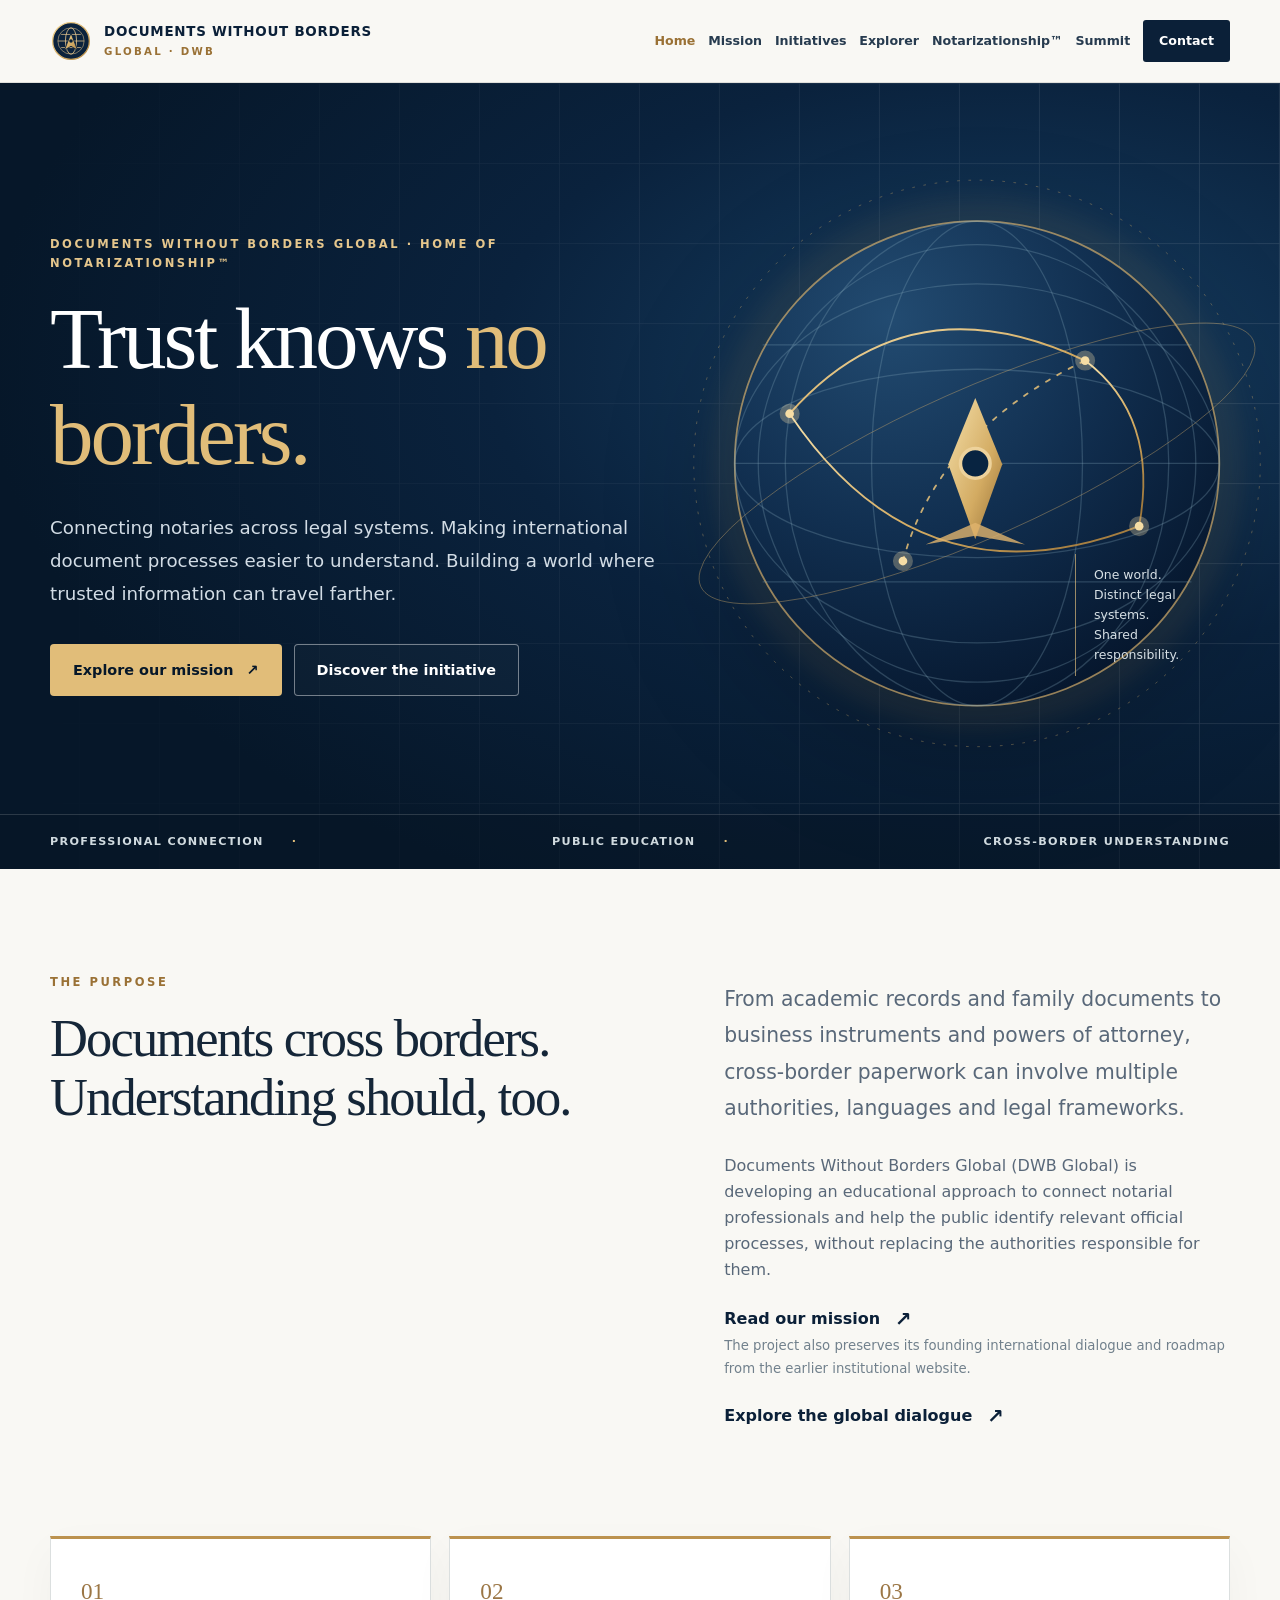
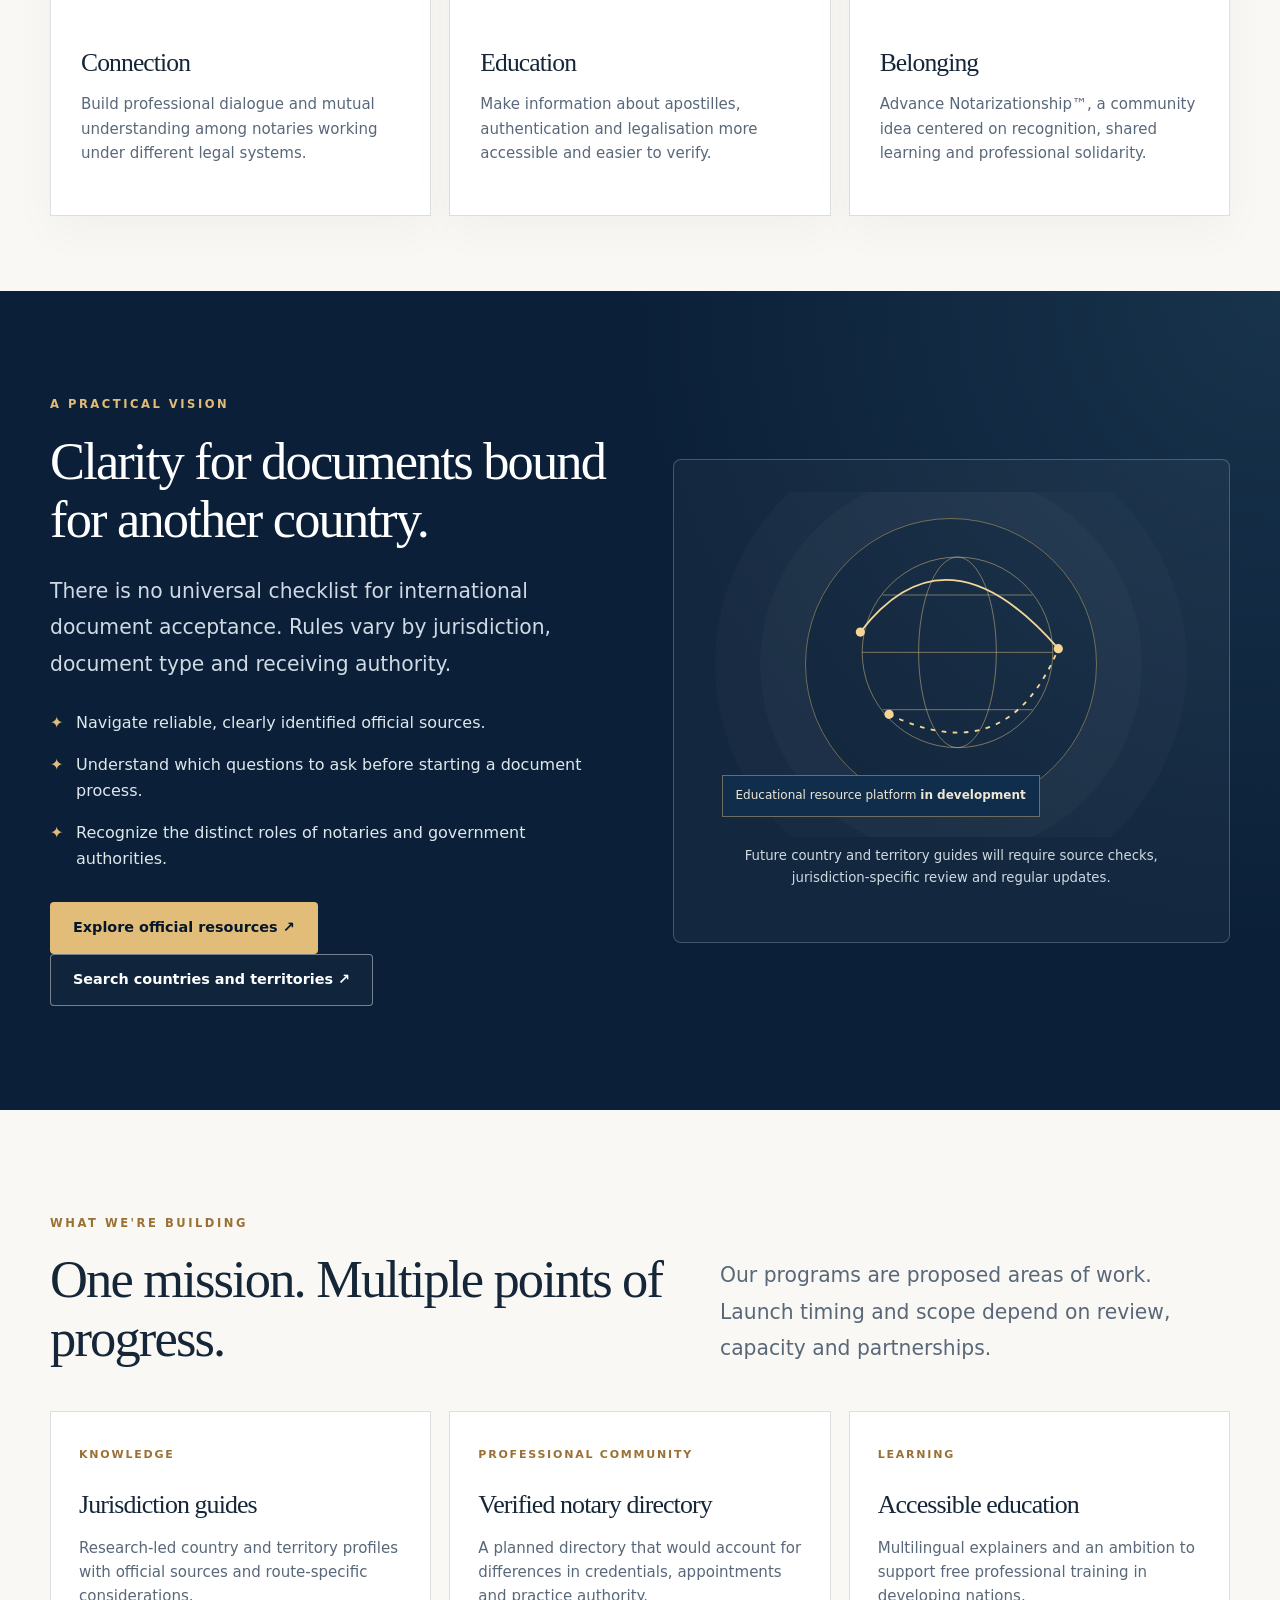
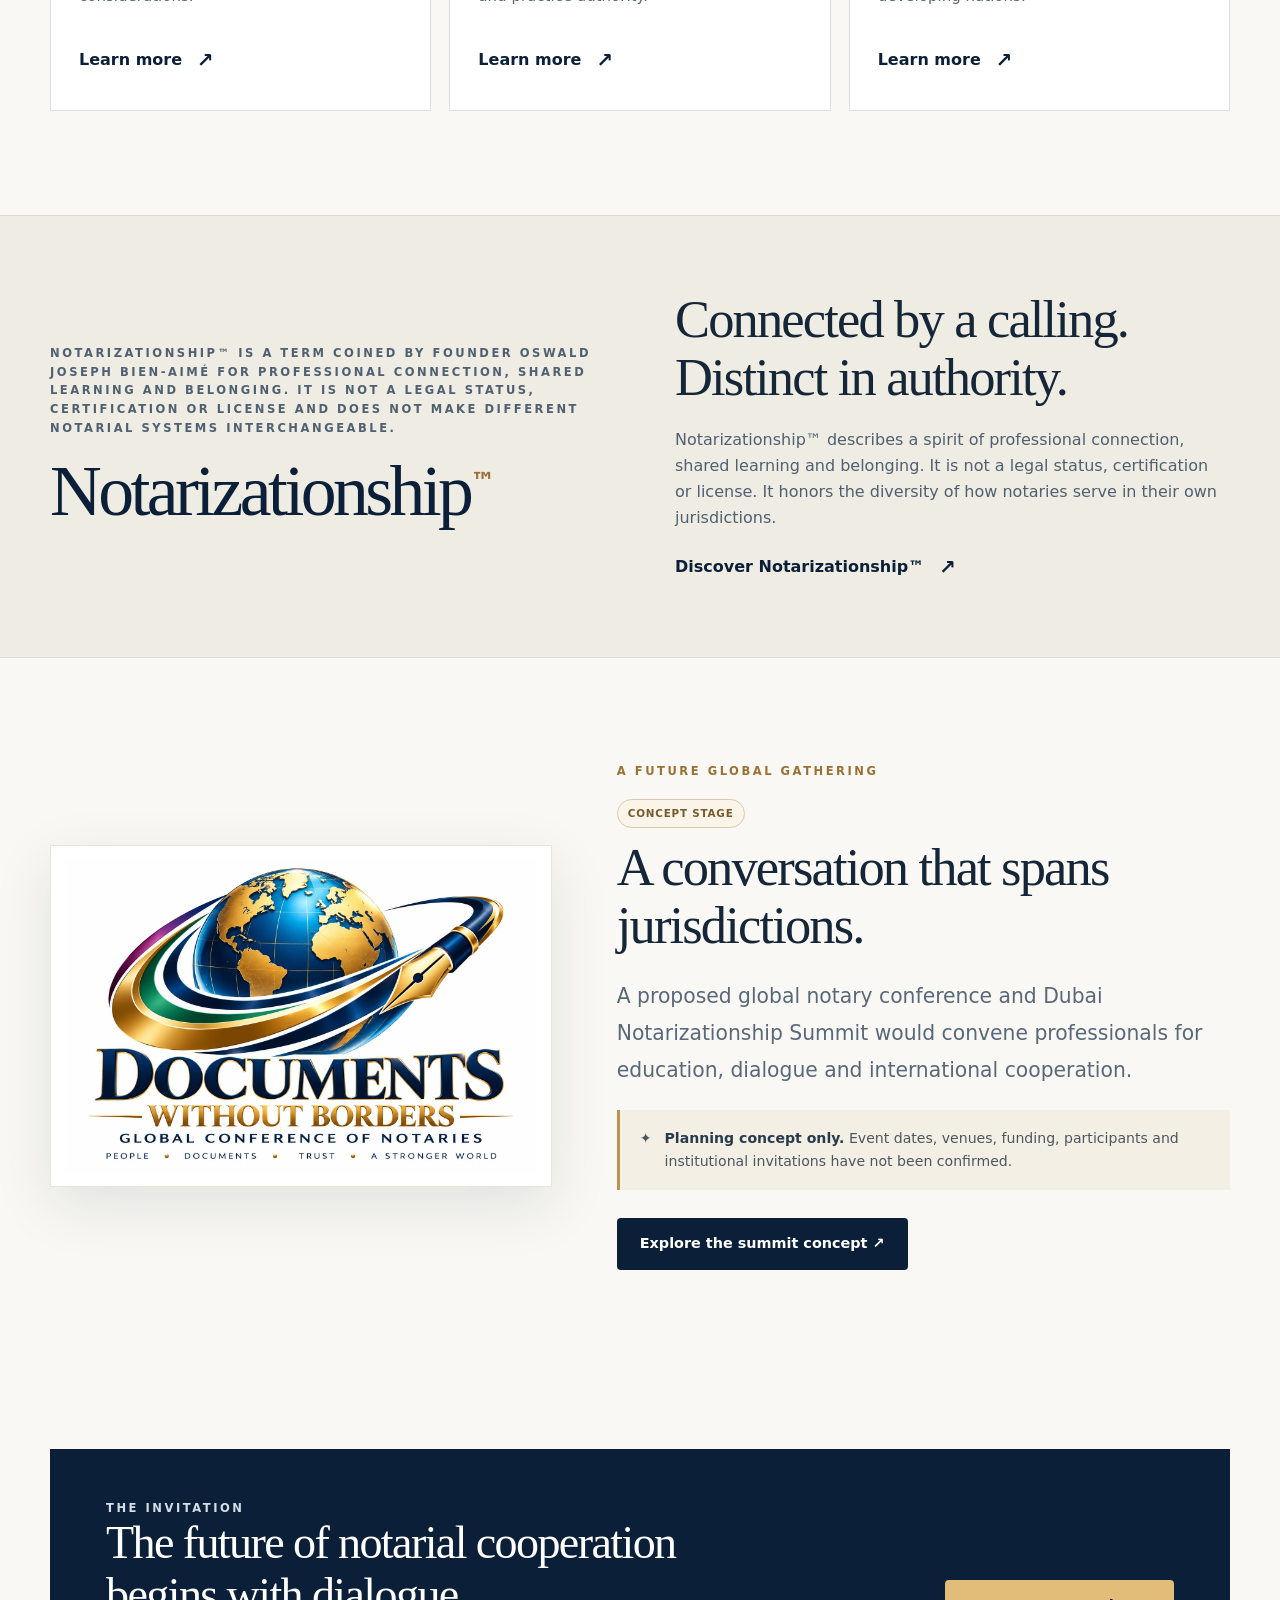
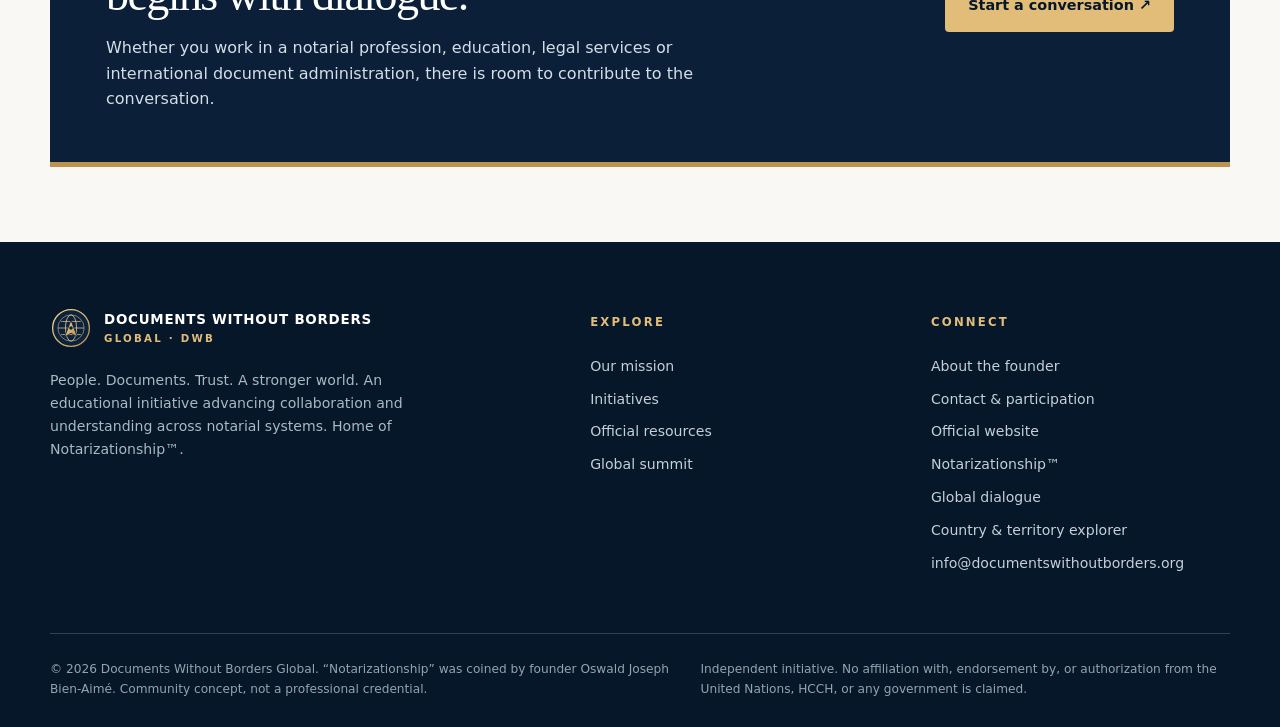
<file: documents-without-borders-global-merged-netlify/index.html>
<!DOCTYPE html>

<html lang="en">
<head>
<meta charset="utf-8"/>
<meta content="width=device-width, initial-scale=1" name="viewport"/>
<title>Documents Without Borders Global | Connecting Notaries Worldwide</title>
<meta content="Documents Without Borders Global is an international notarial education initiative and home of Notarizationship™, coined by founder Oswald Joseph Bien-Aimé." name="description"/>
<meta content="#0b2038" name="theme-color"/>
<meta content="light" name="color-scheme"/>
<link href="https://documentswithoutborders.org/" rel="canonical"/>
<link href="./favicon.svg" rel="icon" type="image/svg+xml"/>
<link href="./assets/css/styles.css" rel="stylesheet"/>
<meta content="website" property="og:type"/>
<meta content="Documents Without Borders Global" property="og:site_name"/>
<meta content="Documents Without Borders Global | Connecting Notaries Worldwide" property="og:title"/>
<meta content="Documents Without Borders Global is an international notarial education initiative and home of Notarizationship™, coined by founder Oswald Joseph Bien-Aimé." property="og:description"/>
<meta content="https://documentswithoutborders.org/" property="og:url"/>
<script type="application/ld+json">{"@context": "https://schema.org", "@type": "WebSite", "name": "Documents Without Borders Global", "url": "https://documentswithoutborders.org/", "description": "Independent international educational initiative; home of Notarizationship™, a community term coined by Oswald Joseph Bien-Aimé."}</script>
<script defer="" src="./assets/js/main.js"></script>
</head>
<body>
<a class="skip-link" href="#main">Skip to main content</a>
<header class="site-header"><div class="container header-inner">
<a aria-label="Documents Without Borders Global, home" class="brand" href="./index.html"><img alt="" height="42" src="./assets/images/dwb-symbol.svg" width="42"/><span class="brand-wordmark"><strong>Documents Without Borders</strong><span>Global · DWB</span></span></a>
<button aria-controls="primary-navigation" aria-expanded="false" aria-label="Open menu" class="menu-toggle" data-menu-toggle="" type="button"><svg aria-hidden="true" fill="none" stroke="currentColor" stroke-linecap="round" stroke-width="2" viewbox="0 0 24 24"><path d="M4 6h16M4 12h16M4 18h16"></path></svg></button>
<nav aria-label="Primary navigation" class="site-nav" data-navigation="" id="primary-navigation"><a aria-current="page" href="./index.html">Home</a><a href="./mission.html">Mission</a><a href="./initiatives.html">Initiatives</a><a href="./explorer.html">Explorer</a><a href="./notarizationship.html">Notarizationship™</a><a href="./conference.html">Summit</a><a class="nav-cta" href="./contact.html">Contact</a></nav>
</div></header>
<main id="main"><section class="hero"><div class="container hero-inner">
<div class="hero-content">
<p class="eyebrow">Documents Without Borders Global · Home of Notarizationship™</p>
<h1>Trust knows <em>no borders.</em>
</h1>
<p class="lead">Connecting notaries across legal systems. Making international document processes easier to understand. Building a world where trusted information can travel farther.</p>
<div class="button-row">
<a class="btn btn--gold" href="./mission.html">Explore our mission <span aria-hidden="true">↗</span></a><a class="btn btn--outline" href="./initiatives.html">Discover the initiative</a>
</div>
</div>
<div class="hero-art"><img alt="Illustrated globe linked by gold pathways" height="740" src="./assets/images/globe-art.svg" width="740"/></div>
<p class="hero-side-note">One world.<br/>Distinct legal systems.<br/>Shared responsibility.</p>
</div>
<div class="hero-strip"><div class="container">
<span>Professional connection</span><span>Public education</span><span>Cross-border understanding</span>
</div></div></section>
<section class="section"><div class="container intro-grid">
<div>
<p class="eyebrow">The purpose</p>
<h2>Documents cross borders. Understanding should, too.</h2>
</div>
<div class="intro-right">
<p class="lead">From academic records and family documents to business instruments and powers of attorney, cross-border paperwork can involve multiple authorities, languages and legal frameworks.</p>
<p class="text-muted">Documents Without Borders Global (DWB Global) is developing an educational approach to connect notarial professionals and help the public identify relevant official processes, without replacing the authorities responsible for them.</p>
<a class="link-arrow" href="./mission.html">Read our mission</a>
<p class="small-print">The project also preserves its founding international dialogue and roadmap from the earlier institutional website.</p><a class="link-arrow" href="./dialogue.html">Explore the global dialogue</a></div>
</div></section>
<section class="section section--sm section--no-top"><div class="container"><div class="pillars">
<article class="pillar"><span class="pillar-number">01</span><h3>Connection</h3>
<p>Build professional dialogue and mutual understanding among notaries working under different legal systems.</p></article><article class="pillar"><span class="pillar-number">02</span><h3>Education</h3>
<p>Make information about apostilles, authentication and legalisation more accessible and easier to verify.</p></article><article class="pillar"><span class="pillar-number">03</span><h3>Belonging</h3>
<p>Advance Notarizationship™, a community idea centered on recognition, shared learning and professional solidarity.</p></article>
</div></div></section>
<section class="section feature-dark"><div class="container feature-grid">
<div>
<p class="eyebrow">A practical vision</p>
<h2>Clarity for documents bound for another country.</h2>
<p class="lead lead--mt-24">There is no universal checklist for international document acceptance. Rules vary by jurisdiction, document type and receiving authority.</p>
<ul class="feature-list">
<li>Navigate reliable, clearly identified official sources.</li>
<li>Understand which questions to ask before starting a document process.</li>
<li>Recognize the distinct roles of notaries and government authorities.</li>
</ul>
<a class="btn btn--gold" href="./resources.html">Explore official resources ↗</a><a class="btn btn--outline" href="./explorer.html">Search countries and territories ↗</a>
</div>
<div class="feature-panel">
<div class="visual-map">
<svg aria-hidden="true" viewbox="0 0 400 310"><g fill="none" stroke="#d9bc7e" stroke-opacity=".56"><circle cx="207" cy="142" r="103"></circle><ellipse cx="207" cy="142" rx="42" ry="103"></ellipse><path d="M104 142h206M126 80h162M126 204h162"></path></g><g fill="none" stroke="#f2d798" stroke-width="2"><path d="M102 120q93-121 214 18"></path><path d="M133 209q128 62 183-71" stroke-dasharray="5 7"></path></g><g fill="#f4d596"><circle cx="102" cy="120" r="5"></circle><circle cx="316" cy="138" r="5"></circle><circle cx="133" cy="209" r="5"></circle></g></svg><div class="map-label">Educational resource platform <strong>in development</strong>
</div>
</div>
<p class="small-print small-print--on-dark">Future country and territory guides will require source checks, jurisdiction-specific review and regular updates.</p>
</div>
</div></section>
<section class="section"><div class="container">
<div class="section-head">
<div>
<p class="eyebrow">What we're building</p>
<h2>One mission. Multiple points of progress.</h2>
</div>
<p class="lead">Our programs are proposed areas of work. Launch timing and scope depend on review, capacity and partnerships.</p>
</div>
<div class="works">
<article class="work"><span class="tag">Knowledge</span><h3>Jurisdiction guides</h3>
<p>Research-led country and territory profiles with official sources and route-specific considerations.</p>
<a class="link-arrow" href="./initiatives.html">Learn more</a></article><article class="work"><span class="tag">Professional community</span><h3>Verified notary directory</h3>
<p>A planned directory that would account for differences in credentials, appointments and practice authority.</p>
<a class="link-arrow" href="./initiatives.html">Learn more</a></article><article class="work"><span class="tag">Learning</span><h3>Accessible education</h3>
<p>Multilingual explainers and an ambition to support free professional training in developing nations.</p>
<a class="link-arrow" href="./initiatives.html">Learn more</a></article>
</div>
</div></section>
<section class="notary-band"><div class="container notary-grid">
<div>
<p class="eyebrow">Notarizationship™ is a term coined by founder Oswald Joseph Bien-Aimé for professional connection, shared learning and belonging. It is not a legal status, certification or license and does not make different notarial systems interchangeable.</p>
<div class="word-display">Notarizationship<sup>™</sup>
</div>
</div>
<div>
<h2>Connected by a calling. Distinct in authority.</h2>
<p>Notarizationship™ describes a spirit of professional connection, shared learning and belonging. It is not a legal status, certification or license. It honors the diversity of how notaries serve in their own jurisdictions.</p>
<a class="link-arrow" href="./notarizationship.html">Discover Notarizationship™</a>
</div>
</div></section>
<section class="section"><div class="container summit-grid">
<div class="summit-image"><img alt="Documents Without Borders Global Conference of Notaries emblem" height="1024" src="./assets/images/conference-emblem.webp" width="1536"/></div>
<div class="summit-copy">
<p class="eyebrow">A future global gathering</p>
<span class="status">Concept stage</span><h2>A conversation that spans jurisdictions.</h2>
<p class="lead">A proposed global notary conference and Dubai Notarizationship Summit would convene professionals for education, dialogue and international cooperation.</p>
<div class="callout">
<span aria-hidden="true">✦</span><span><strong>Planning concept only.</strong> Event dates, venues, funding, participants and institutional invitations have not been confirmed.</span>
</div>
<a class="btn btn--navy" href="./conference.html">Explore the summit concept ↗</a>
</div>
</div></section>
<section class="section section--sm"><div class="container"><div class="cta-panel">
<div>
<p class="eyebrow eyebrow--on-dark">The invitation</p>
<h2>The future of notarial cooperation begins with dialogue.</h2>
<p>Whether you work in a notarial profession, education, legal services or international document administration, there is room to contribute to the conversation.</p>
</div>
<a class="btn btn--gold" href="./contact.html">Start a conversation ↗</a>
</div></div></section></main>
<footer class="site-footer"><div class="container">
<div class="footer-grid">
<div>
<a class="brand" href="./index.html"><img alt="" height="42" src="./assets/images/dwb-symbol.svg" width="42"/><span class="brand-wordmark"><strong>Documents Without Borders</strong><span>Global · DWB</span></span></a><p>People. Documents. Trust. A stronger world. An educational initiative advancing collaboration and understanding across notarial systems. Home of Notarizationship™.</p>
</div>
<div class="footer-column">
<h2>Explore</h2>
<a href="./mission.html">Our mission</a><a href="./initiatives.html">Initiatives</a><a href="./resources.html">Official resources</a><a href="./conference.html">Global summit</a>
</div>
<div class="footer-column">
<h2>Connect</h2>
<a href="./about.html">About the founder</a><a href="./contact.html">Contact &amp; participation</a><a href="https://documentswithoutborders.org/" rel="noopener">Official website</a>
<a href="./notarizationship.html">Notarizationship™</a><a href="./dialogue.html">Global dialogue</a><a href="./explorer.html">Country &amp; territory explorer</a><a href="mailto:info@documentswithoutborders.org">info@documentswithoutborders.org</a></div>
</div>
<div class="footer-bottom">
<p>© 2026 Documents Without Borders Global. “Notarizationship” was coined by founder Oswald Joseph Bien-Aimé. Community concept, not a professional credential.</p>
<p>Independent initiative. No affiliation with, endorsement by, or authorization from the United Nations, HCCH, or any government is claimed.</p>
</div>
</div></footer>
</body>
</html>
</file>
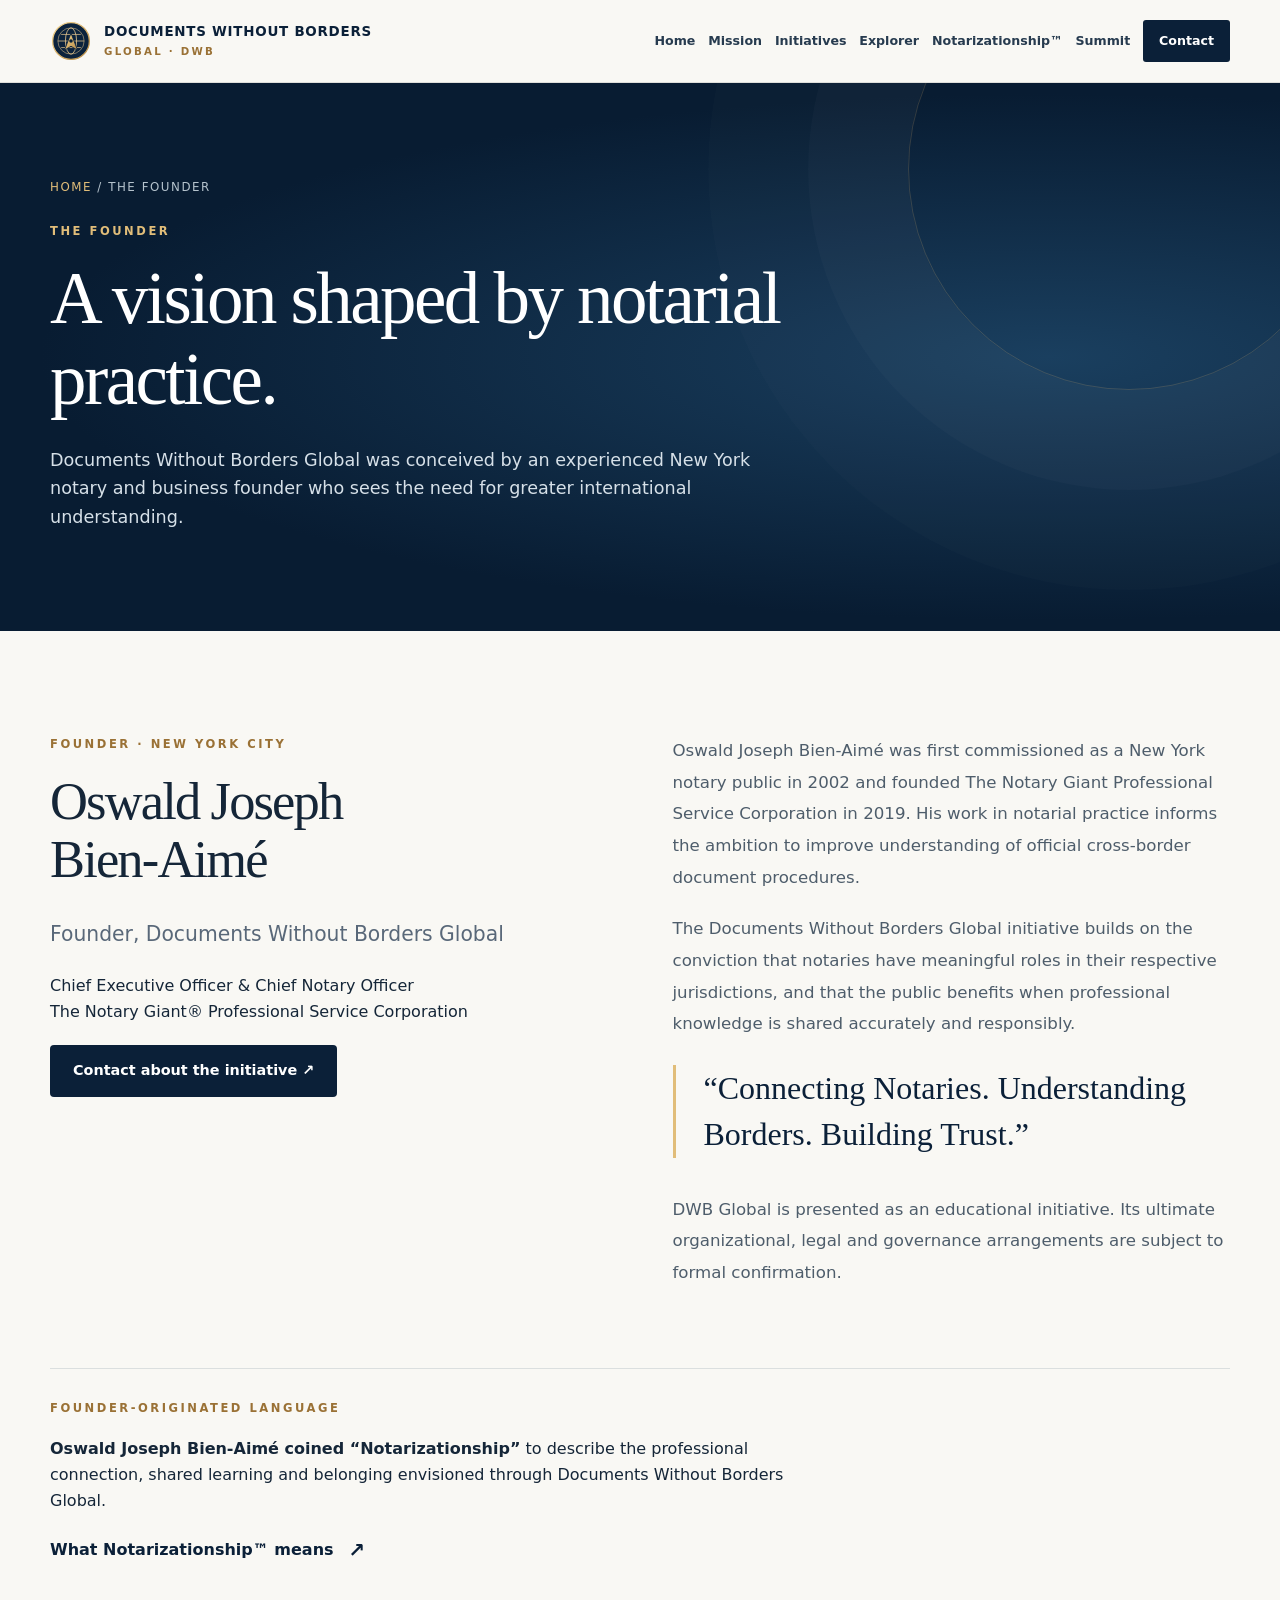
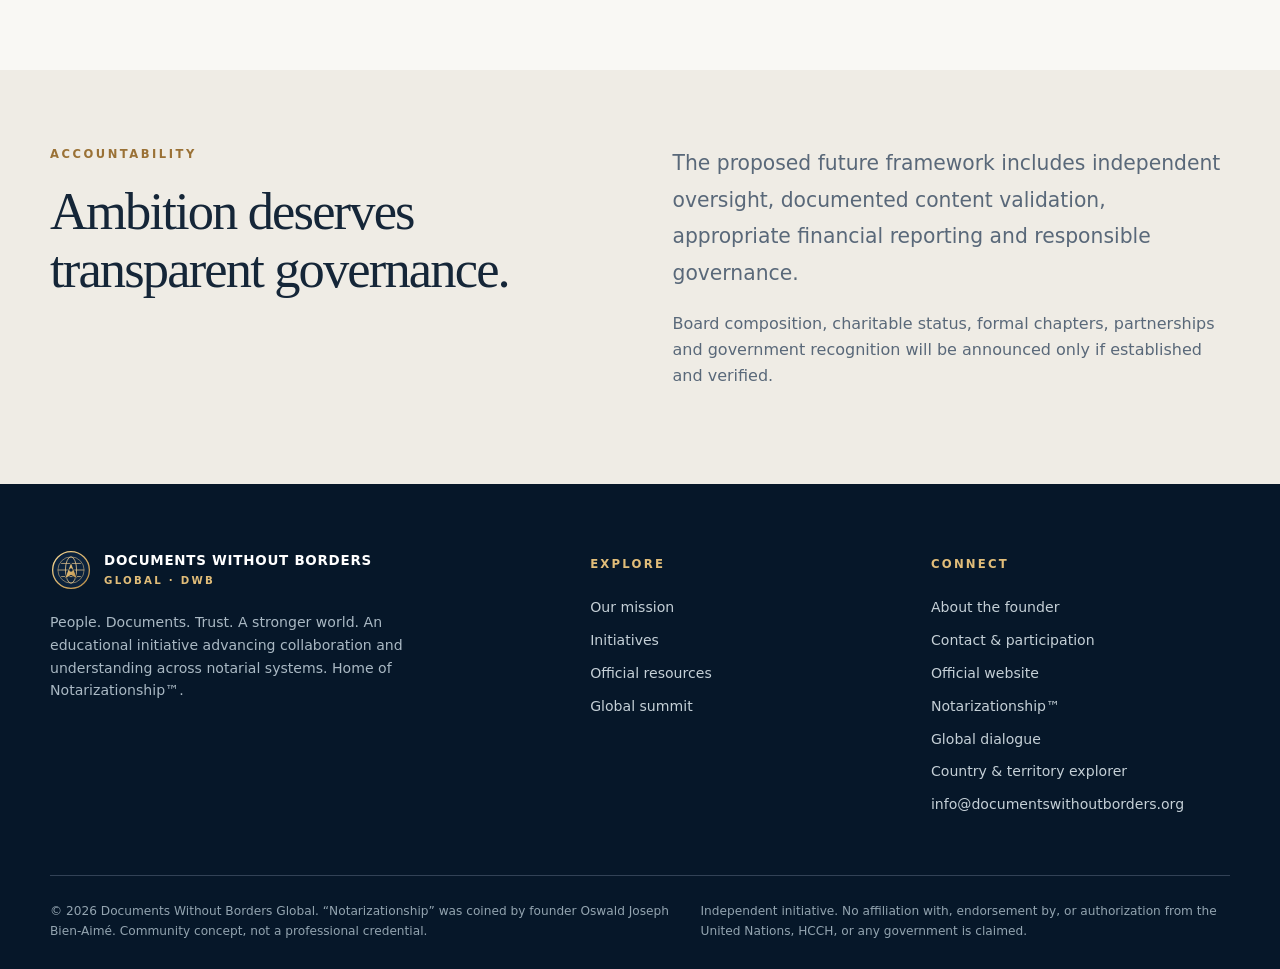
<file: documents-without-borders-global-merged-netlify/about.html>
<!DOCTYPE html>

<html lang="en">
<head>
<meta charset="utf-8"/>
<meta content="width=device-width, initial-scale=1" name="viewport"/>
<title>About the Founder | Documents Without Borders Global</title>
<meta content="Meet the founder of Documents Without Borders Global, Oswald Joseph Bien-Aimé, and learn about the initiative’s beginnings." name="description"/>
<meta content="#0b2038" name="theme-color"/>
<meta content="light" name="color-scheme"/>
<link href="https://documentswithoutborders.org/about.html" rel="canonical"/>
<link href="./favicon.svg" rel="icon" type="image/svg+xml"/>
<link href="./assets/css/styles.css" rel="stylesheet"/>
<meta content="website" property="og:type"/>
<meta content="Documents Without Borders Global" property="og:site_name"/>
<meta content="About the Founder | Documents Without Borders Global" property="og:title"/>
<meta content="Meet the founder of Documents Without Borders Global, Oswald Joseph Bien-Aimé, and learn about the initiative’s beginnings." property="og:description"/>
<meta content="https://documentswithoutborders.org/about.html" property="og:url"/>
<script defer="" src="./assets/js/main.js"></script>
</head>
<body>
<a class="skip-link" href="#main">Skip to main content</a>
<header class="site-header"><div class="container header-inner">
<a aria-label="Documents Without Borders Global, home" class="brand" href="./index.html"><img alt="" height="42" src="./assets/images/dwb-symbol.svg" width="42"/><span class="brand-wordmark"><strong>Documents Without Borders</strong><span>Global · DWB</span></span></a>
<button aria-controls="primary-navigation" aria-expanded="false" aria-label="Open menu" class="menu-toggle" data-menu-toggle="" type="button"><svg aria-hidden="true" fill="none" stroke="currentColor" stroke-linecap="round" stroke-width="2" viewbox="0 0 24 24"><path d="M4 6h16M4 12h16M4 18h16"></path></svg></button>
<nav aria-label="Primary navigation" class="site-nav" data-navigation="" id="primary-navigation"><a href="./index.html">Home</a><a href="./mission.html">Mission</a><a href="./initiatives.html">Initiatives</a><a href="./explorer.html">Explorer</a><a href="./notarizationship.html">Notarizationship™</a><a href="./conference.html">Summit</a><a class="nav-cta" href="./contact.html">Contact</a></nav>
</div></header>
<main id="main"><section class="page-hero"><div class="container">
<div class="breadcrumb">
<a href="./index.html">Home</a> / The founder</div>
<p class="eyebrow">The founder</p>
<h1>A vision shaped by notarial practice.</h1>
<p>Documents Without Borders Global was conceived by an experienced New York notary and business founder who sees the need for greater international understanding.</p>
</div></section><section class="section"><div class="container split">
<div>
<p class="eyebrow">Founder · New York City</p>
<h2>Oswald Joseph<br/>Bien-Aimé</h2>
<p class="lead lead--mt-28">Founder, Documents Without Borders Global</p>
<p>Chief Executive Officer &amp; Chief Notary Officer<br/>The Notary Giant® Professional Service Corporation</p>
<a class="btn btn--navy" href="./contact.html">Contact about the initiative ↗</a>
</div>
<div class="article-width">
<p>Oswald Joseph Bien-Aimé was first commissioned as a New York notary public in 2002 and founded The Notary Giant Professional Service Corporation in 2019. His work in notarial practice informs the ambition to improve understanding of official cross-border document procedures.</p>
<p>The Documents Without Borders Global initiative builds on the conviction that notaries have meaningful roles in their respective jurisdictions, and that the public benefits when professional knowledge is shared accurately and responsibly.</p>
<blockquote class="editorial-quote">“Connecting Notaries. Understanding Borders. Building Trust.”</blockquote>
<p>DWB Global is presented as an educational initiative. Its ultimate organizational, legal and governance arrangements are subject to formal confirmation.</p>
</div>
</div><div class="container founder-term"><p class="eyebrow">Founder-originated language</p><p><strong>Oswald Joseph Bien-Aimé coined “Notarizationship”</strong> to describe the professional connection, shared learning and belonging envisioned through Documents Without Borders Global.</p><a class="link-arrow" href="./notarizationship.html">What Notarizationship™ means</a></div></section>
<section class="section section--sm section--warm"><div class="container split">
<div>
<p class="eyebrow">Accountability</p>
<h2>Ambition deserves transparent governance.</h2>
</div>
<div>
<p class="lead">The proposed future framework includes independent oversight, documented content validation, appropriate financial reporting and responsible governance.</p>
<p class="text-muted">Board composition, charitable status, formal chapters, partnerships and government recognition will be announced only if established and verified.</p>
</div>
</div></section></main>
<footer class="site-footer"><div class="container">
<div class="footer-grid">
<div>
<a class="brand" href="./index.html"><img alt="" height="42" src="./assets/images/dwb-symbol.svg" width="42"/><span class="brand-wordmark"><strong>Documents Without Borders</strong><span>Global · DWB</span></span></a><p>People. Documents. Trust. A stronger world. An educational initiative advancing collaboration and understanding across notarial systems. Home of Notarizationship™.</p>
</div>
<div class="footer-column">
<h2>Explore</h2>
<a href="./mission.html">Our mission</a><a href="./initiatives.html">Initiatives</a><a href="./resources.html">Official resources</a><a href="./conference.html">Global summit</a>
</div>
<div class="footer-column">
<h2>Connect</h2>
<a href="./about.html">About the founder</a><a href="./contact.html">Contact &amp; participation</a><a href="https://documentswithoutborders.org/" rel="noopener">Official website</a>
<a href="./notarizationship.html">Notarizationship™</a><a href="./dialogue.html">Global dialogue</a><a href="./explorer.html">Country &amp; territory explorer</a><a href="mailto:info@documentswithoutborders.org">info@documentswithoutborders.org</a></div>
</div>
<div class="footer-bottom">
<p>© 2026 Documents Without Borders Global. “Notarizationship” was coined by founder Oswald Joseph Bien-Aimé. Community concept, not a professional credential.</p>
<p>Independent initiative. No affiliation with, endorsement by, or authorization from the United Nations, HCCH, or any government is claimed.</p>
</div>
</div></footer>
</body>
</html>
</file>
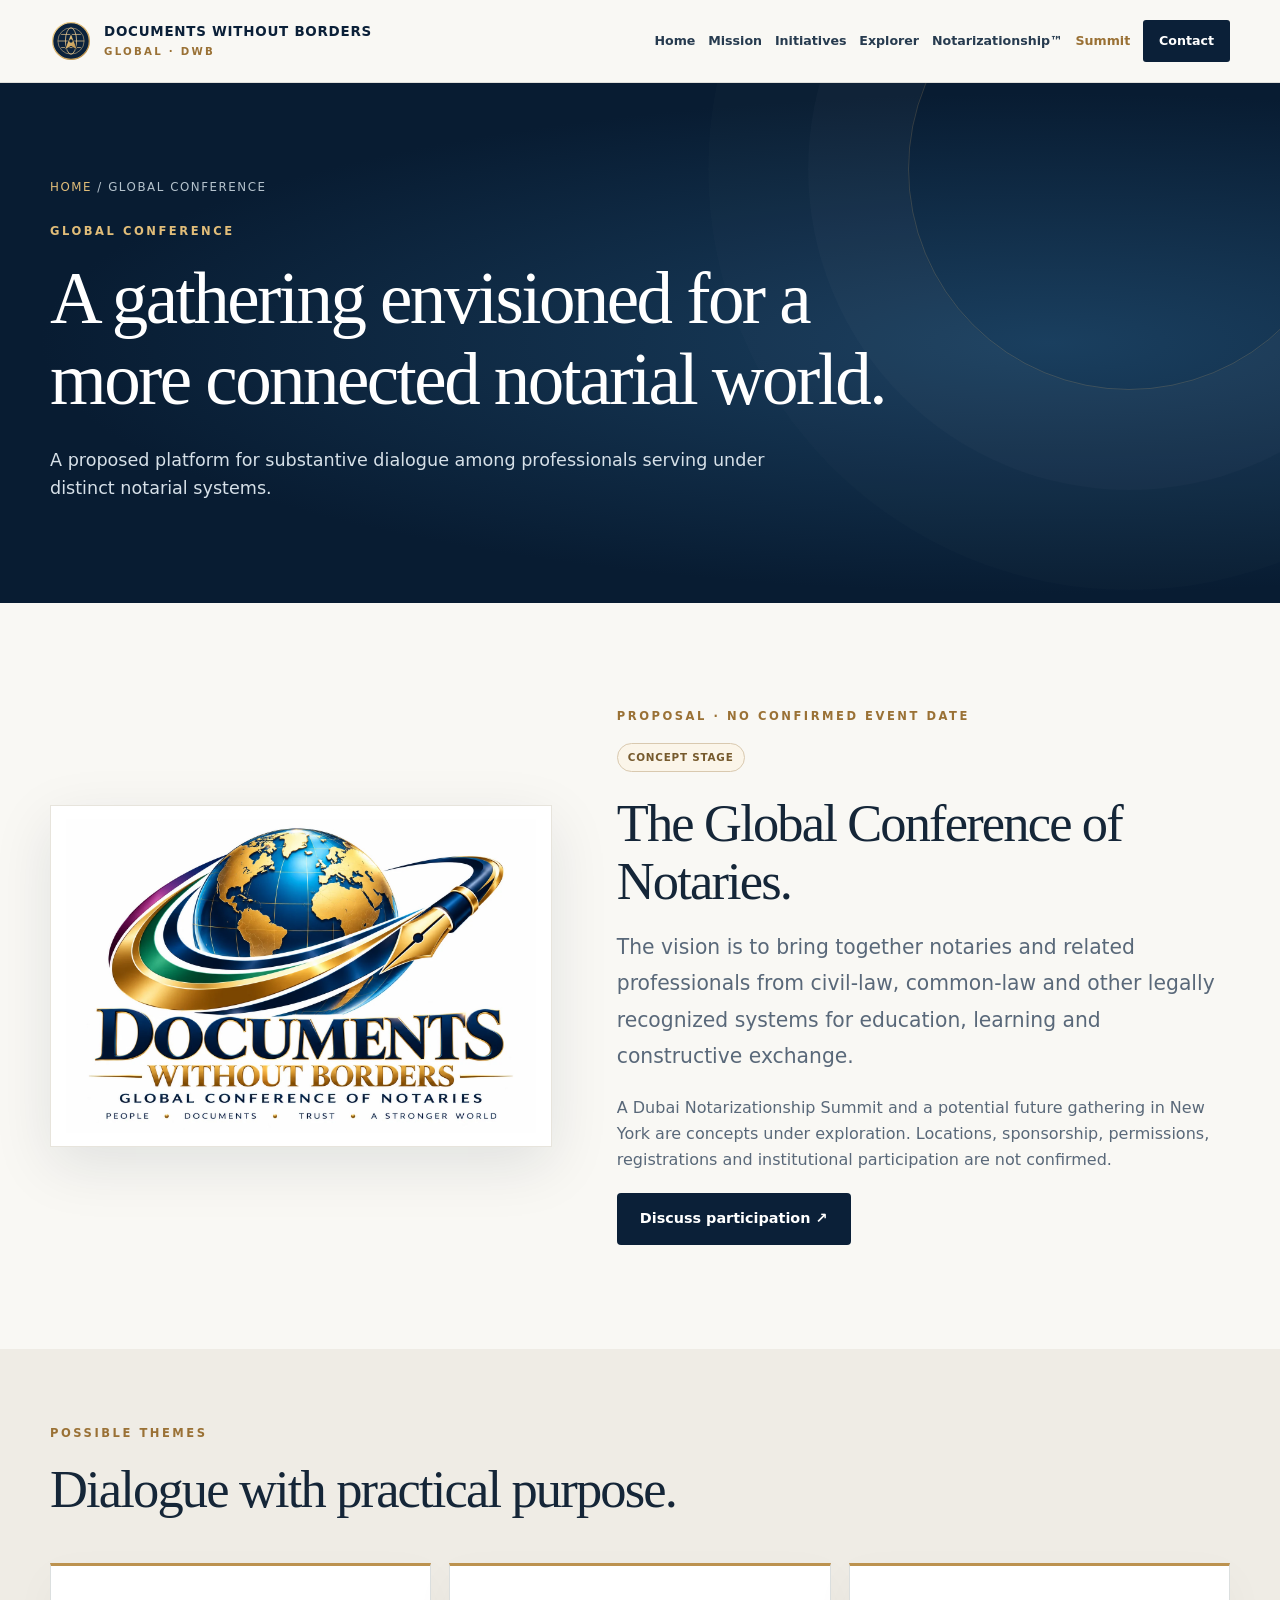
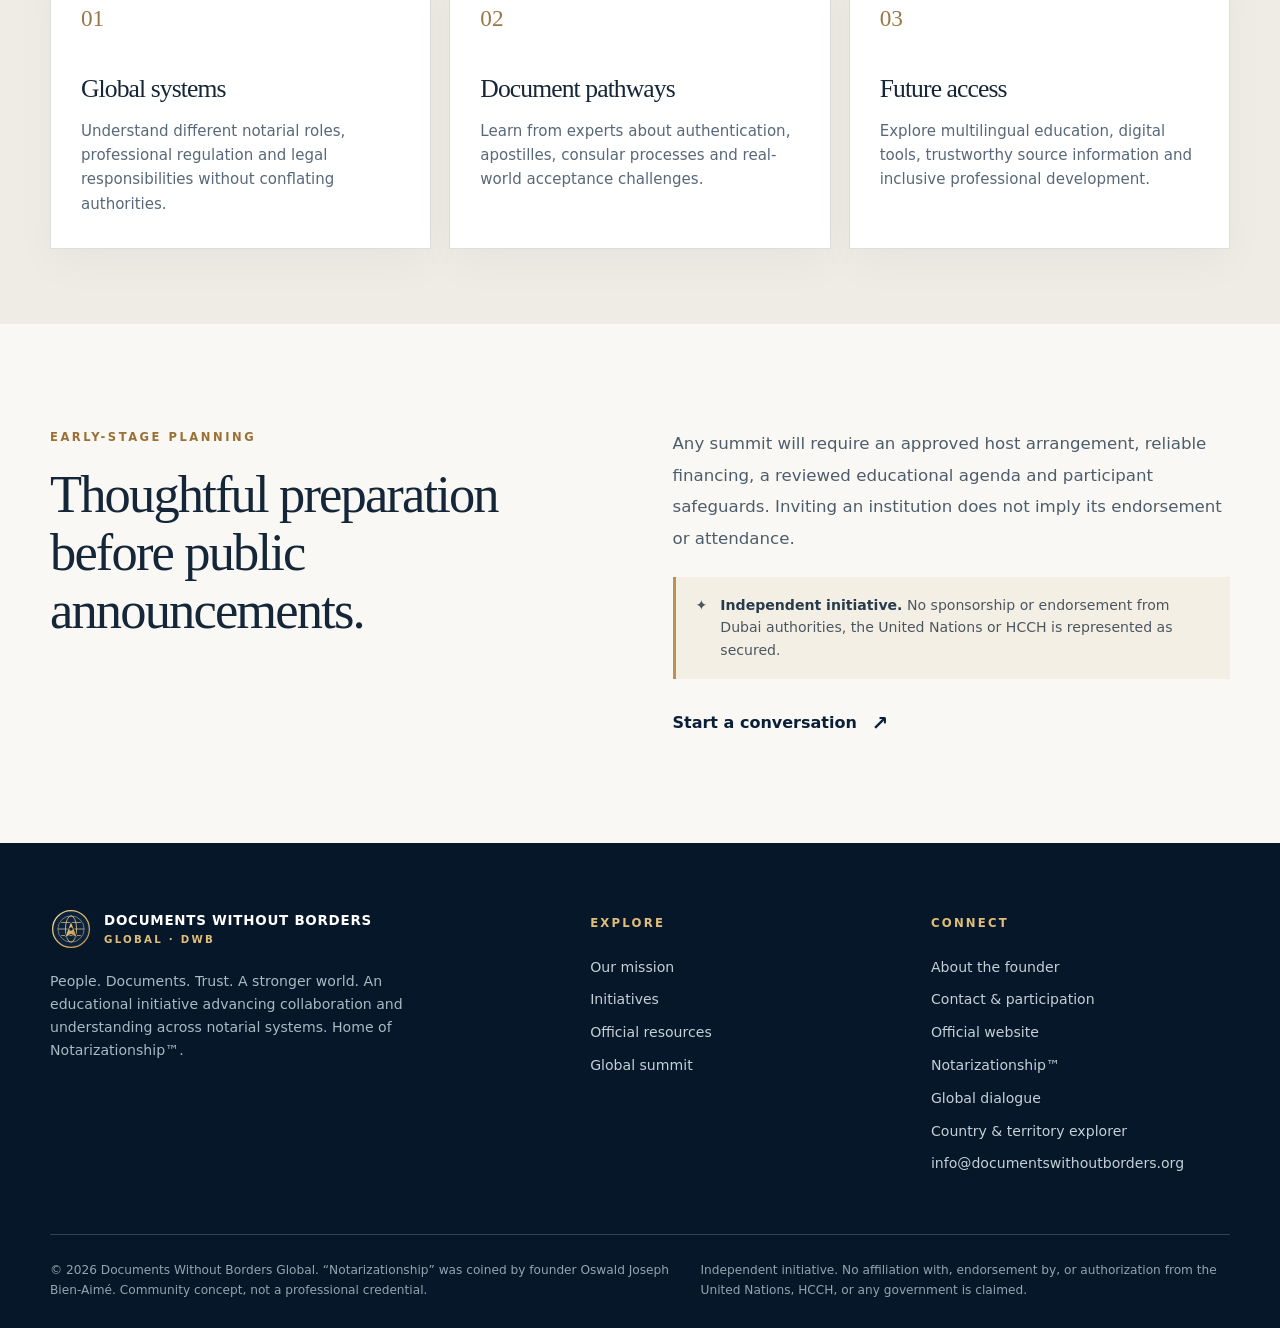
<file: documents-without-borders-global-merged-netlify/conference.html>
<!DOCTYPE html>

<html lang="en">
<head>
<meta charset="utf-8"/>
<meta content="width=device-width, initial-scale=1" name="viewport"/>
<title>Global Conference | Documents Without Borders Global</title>
<meta content="Discover the proposed Documents Without Borders Global Conference of Notaries and Dubai Notarizationship Summit." name="description"/>
<meta content="#0b2038" name="theme-color"/>
<meta content="light" name="color-scheme"/>
<link href="https://documentswithoutborders.org/conference.html" rel="canonical"/>
<link href="./favicon.svg" rel="icon" type="image/svg+xml"/>
<link href="./assets/css/styles.css" rel="stylesheet"/>
<meta content="website" property="og:type"/>
<meta content="Documents Without Borders Global" property="og:site_name"/>
<meta content="Global Conference | Documents Without Borders Global" property="og:title"/>
<meta content="Discover the proposed Documents Without Borders Global Conference of Notaries and Dubai Notarizationship Summit." property="og:description"/>
<meta content="https://documentswithoutborders.org/conference.html" property="og:url"/>
<script defer="" src="./assets/js/main.js"></script>
</head>
<body>
<a class="skip-link" href="#main">Skip to main content</a>
<header class="site-header"><div class="container header-inner">
<a aria-label="Documents Without Borders Global, home" class="brand" href="./index.html"><img alt="" height="42" src="./assets/images/dwb-symbol.svg" width="42"/><span class="brand-wordmark"><strong>Documents Without Borders</strong><span>Global · DWB</span></span></a>
<button aria-controls="primary-navigation" aria-expanded="false" aria-label="Open menu" class="menu-toggle" data-menu-toggle="" type="button"><svg aria-hidden="true" fill="none" stroke="currentColor" stroke-linecap="round" stroke-width="2" viewbox="0 0 24 24"><path d="M4 6h16M4 12h16M4 18h16"></path></svg></button>
<nav aria-label="Primary navigation" class="site-nav" data-navigation="" id="primary-navigation"><a href="./index.html">Home</a><a href="./mission.html">Mission</a><a href="./initiatives.html">Initiatives</a><a href="./explorer.html">Explorer</a><a href="./notarizationship.html">Notarizationship™</a><a aria-current="page" href="./conference.html">Summit</a><a class="nav-cta" href="./contact.html">Contact</a></nav>
</div></header>
<main id="main"><section class="page-hero"><div class="container">
<div class="breadcrumb">
<a href="./index.html">Home</a> / Global conference</div>
<p class="eyebrow">Global conference</p>
<h1>A gathering envisioned for a more connected notarial world.</h1>
<p>A proposed platform for substantive dialogue among professionals serving under distinct notarial systems.</p>
</div></section><section class="section"><div class="container summit-grid">
<div class="summit-image"><img alt="Existing Documents Without Borders Global Conference of Notaries emblem" height="1024" src="./assets/images/conference-emblem.webp" width="1536"/></div>
<div>
<p class="eyebrow">Proposal · No confirmed event date</p>
<span class="status">Concept stage</span><h2 class="heading--mt-22">The Global Conference of Notaries.</h2>
<p class="lead lead--mt-18">The vision is to bring together notaries and related professionals from civil-law, common-law and other legally recognized systems for education, learning and constructive exchange.</p>
<p class="text-muted">A Dubai Notarizationship Summit and a potential future gathering in New York are concepts under exploration. Locations, sponsorship, permissions, registrations and institutional participation are not confirmed.</p>
<a class="btn btn--navy" href="./contact.html">Discuss participation ↗</a>
</div>
</div></section>
<section class="section section--sm section--warm"><div class="container">
<div class="section-head"><div>
<p class="eyebrow">Possible themes</p>
<h2>Dialogue with practical purpose.</h2>
</div></div>
<div class="pillars">
<article class="pillar"><span class="pillar-number">01</span><h3>Global systems</h3>
<p>Understand different notarial roles, professional regulation and legal responsibilities without conflating authorities.</p></article><article class="pillar"><span class="pillar-number">02</span><h3>Document pathways</h3>
<p>Learn from experts about authentication, apostilles, consular processes and real-world acceptance challenges.</p></article><article class="pillar"><span class="pillar-number">03</span><h3>Future access</h3>
<p>Explore multilingual education, digital tools, trustworthy source information and inclusive professional development.</p></article>
</div>
</div></section>
<section class="section"><div class="container split">
<div>
<p class="eyebrow">Early-stage planning</p>
<h2>Thoughtful preparation before public announcements.</h2>
</div>
<div class="article-width">
<p>Any summit will require an approved host arrangement, reliable financing, a reviewed educational agenda and participant safeguards. Inviting an institution does not imply its endorsement or attendance.</p>
<div class="callout">
<span aria-hidden="true">✦</span><span><strong>Independent initiative.</strong> No sponsorship or endorsement from Dubai authorities, the United Nations or HCCH is represented as secured.</span>
</div>
<a class="link-arrow" href="./contact.html">Start a conversation</a>
</div>
</div></section></main>
<footer class="site-footer"><div class="container">
<div class="footer-grid">
<div>
<a class="brand" href="./index.html"><img alt="" height="42" src="./assets/images/dwb-symbol.svg" width="42"/><span class="brand-wordmark"><strong>Documents Without Borders</strong><span>Global · DWB</span></span></a><p>People. Documents. Trust. A stronger world. An educational initiative advancing collaboration and understanding across notarial systems. Home of Notarizationship™.</p>
</div>
<div class="footer-column">
<h2>Explore</h2>
<a href="./mission.html">Our mission</a><a href="./initiatives.html">Initiatives</a><a href="./resources.html">Official resources</a><a href="./conference.html">Global summit</a>
</div>
<div class="footer-column">
<h2>Connect</h2>
<a href="./about.html">About the founder</a><a href="./contact.html">Contact &amp; participation</a><a href="https://documentswithoutborders.org/" rel="noopener">Official website</a>
<a href="./notarizationship.html">Notarizationship™</a><a href="./dialogue.html">Global dialogue</a><a href="./explorer.html">Country &amp; territory explorer</a><a href="mailto:info@documentswithoutborders.org">info@documentswithoutborders.org</a></div>
</div>
<div class="footer-bottom">
<p>© 2026 Documents Without Borders Global. “Notarizationship” was coined by founder Oswald Joseph Bien-Aimé. Community concept, not a professional credential.</p>
<p>Independent initiative. No affiliation with, endorsement by, or authorization from the United Nations, HCCH, or any government is claimed.</p>
</div>
</div></footer>
</body>
</html>
</file>
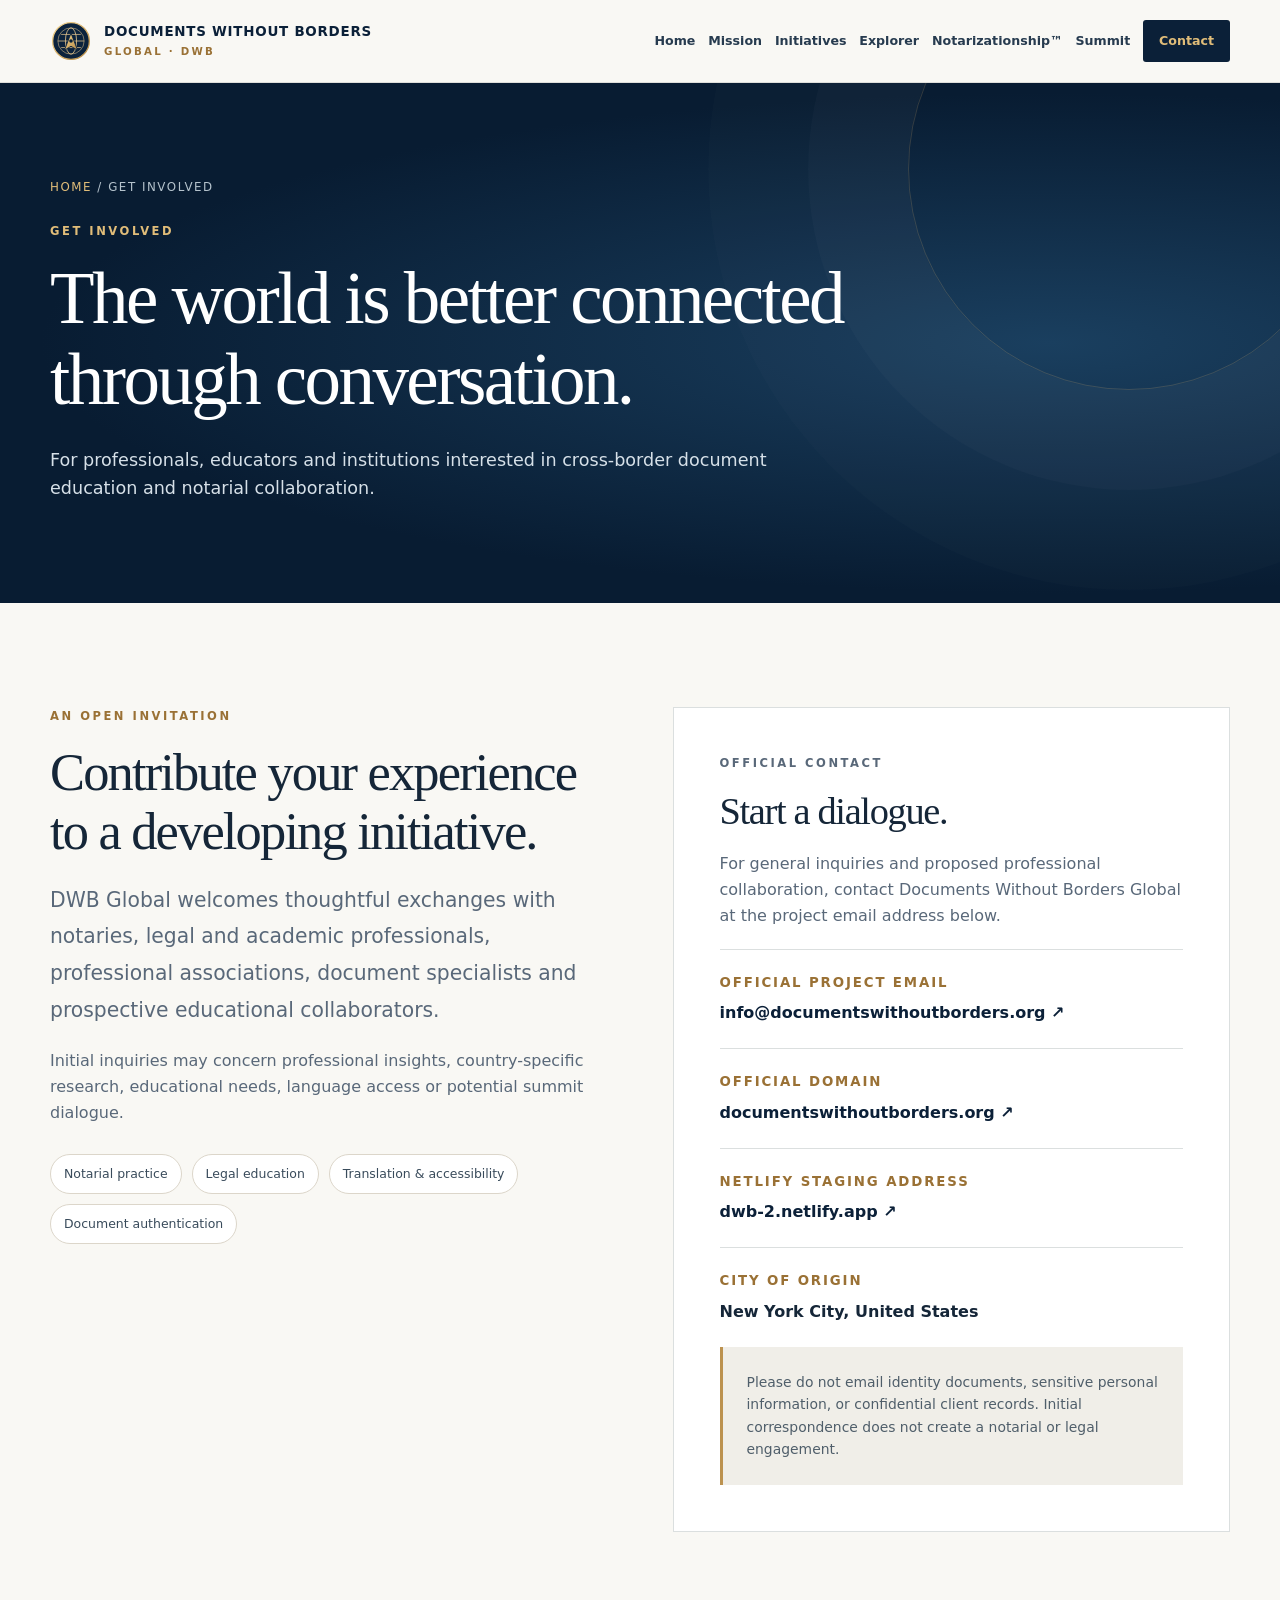
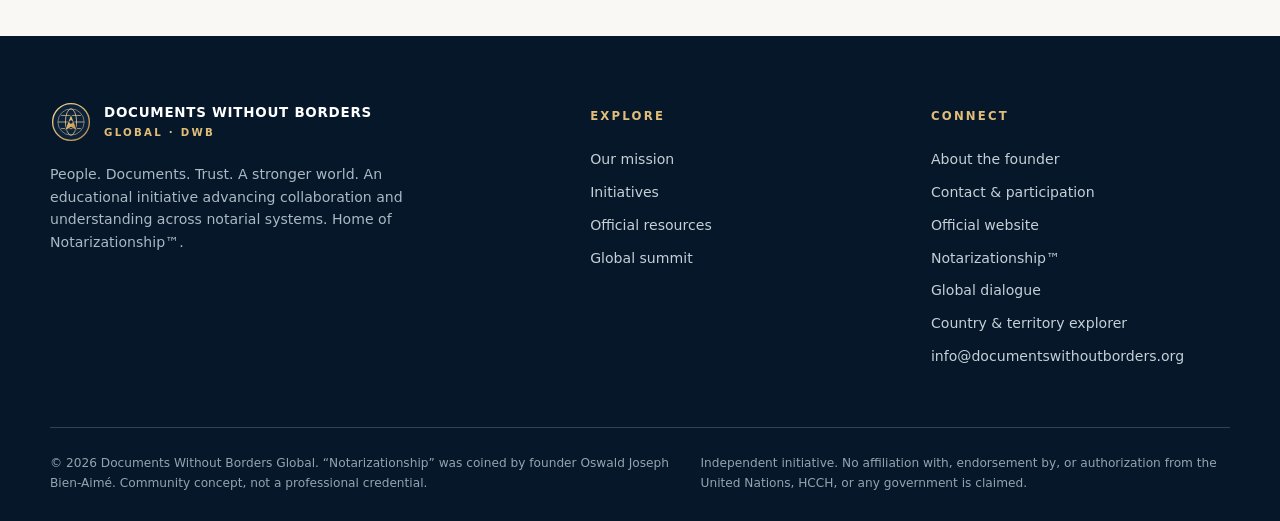
<file: documents-without-borders-global-merged-netlify/contact.html>
<!DOCTYPE html>

<html lang="en">
<head>
<meta charset="utf-8"/>
<meta content="width=device-width, initial-scale=1" name="viewport"/>
<title>Contact &amp; Participation | Documents Without Borders Global</title>
<meta content="Contact the founder about participating in Documents Without Borders Global and its education and professional collaboration initiatives." name="description"/>
<meta content="#0b2038" name="theme-color"/>
<meta content="light" name="color-scheme"/>
<link href="https://documentswithoutborders.org/contact.html" rel="canonical"/>
<link href="./favicon.svg" rel="icon" type="image/svg+xml"/>
<link href="./assets/css/styles.css" rel="stylesheet"/>
<meta content="website" property="og:type"/>
<meta content="Documents Without Borders Global" property="og:site_name"/>
<meta content="Contact &amp; Participation | Documents Without Borders Global" property="og:title"/>
<meta content="Contact the founder about participating in Documents Without Borders Global and its education and professional collaboration initiatives." property="og:description"/>
<meta content="https://documentswithoutborders.org/contact.html" property="og:url"/>
<script defer="" src="./assets/js/main.js"></script>
</head>
<body>
<a class="skip-link" href="#main">Skip to main content</a>
<header class="site-header"><div class="container header-inner">
<a aria-label="Documents Without Borders Global, home" class="brand" href="./index.html"><img alt="" height="42" src="./assets/images/dwb-symbol.svg" width="42"/><span class="brand-wordmark"><strong>Documents Without Borders</strong><span>Global · DWB</span></span></a>
<button aria-controls="primary-navigation" aria-expanded="false" aria-label="Open menu" class="menu-toggle" data-menu-toggle="" type="button"><svg aria-hidden="true" fill="none" stroke="currentColor" stroke-linecap="round" stroke-width="2" viewbox="0 0 24 24"><path d="M4 6h16M4 12h16M4 18h16"></path></svg></button>
<nav aria-label="Primary navigation" class="site-nav" data-navigation="" id="primary-navigation"><a href="./index.html">Home</a><a href="./mission.html">Mission</a><a href="./initiatives.html">Initiatives</a><a href="./explorer.html">Explorer</a><a href="./notarizationship.html">Notarizationship™</a><a href="./conference.html">Summit</a><a aria-current="page" class="nav-cta" href="./contact.html">Contact</a></nav>
</div></header>
<main id="main"><section class="page-hero"><div class="container">
<div class="breadcrumb">
<a href="./index.html">Home</a> / Get involved</div>
<p class="eyebrow">Get involved</p>
<h1>The world is better connected through conversation.</h1>
<p>For professionals, educators and institutions interested in cross-border document education and notarial collaboration.</p>
</div></section><section class="section"><div class="container split">
<div>
<p class="eyebrow">An open invitation</p>
<h2>Contribute your experience to a developing initiative.</h2>
<p class="lead lead--mt-22">DWB Global welcomes thoughtful exchanges with notaries, legal and academic professionals, professional associations, document specialists and prospective educational collaborators.</p>
<p class="text-muted">Initial inquiries may concern professional insights, country-specific research, educational needs, language access or potential summit dialogue.</p>
<div class="language-row">
<span>Notarial practice</span><span>Legal education</span><span>Translation &amp; accessibility</span><span>Document authentication</span>
</div>
</div>
<div class="contact-panel">
<p class="eyebrow">Official contact</p>
<h2>Start a dialogue.</h2>
<p>For general inquiries and proposed professional collaboration, contact Documents Without Borders Global at the project email address below.</p>
<div class="contact-option">
<small>Official project email</small><a href="mailto:info@documentswithoutborders.org?subject=Documents%20Without%20Borders%20Global%20inquiry">info@documentswithoutborders.org ↗</a>
</div>
<div class="contact-option">
<small>Official domain</small><a href="https://documentswithoutborders.org/">documentswithoutborders.org ↗</a>
</div><div class="contact-option"><small>Netlify staging address</small><a href="https://dwb-2.netlify.app/" rel="noopener noreferrer" target="_blank">dwb-2.netlify.app ↗</a></div>
<div class="contact-option">
<small>City of origin</small><strong>New York City, United States</strong>
</div>
<div class="privacy-note">Please do not email identity documents, sensitive personal information, or confidential client records. Initial correspondence does not create a notarial or legal engagement.</div>
</div>
</div></section></main>
<footer class="site-footer"><div class="container">
<div class="footer-grid">
<div>
<a class="brand" href="./index.html"><img alt="" height="42" src="./assets/images/dwb-symbol.svg" width="42"/><span class="brand-wordmark"><strong>Documents Without Borders</strong><span>Global · DWB</span></span></a><p>People. Documents. Trust. A stronger world. An educational initiative advancing collaboration and understanding across notarial systems. Home of Notarizationship™.</p>
</div>
<div class="footer-column">
<h2>Explore</h2>
<a href="./mission.html">Our mission</a><a href="./initiatives.html">Initiatives</a><a href="./resources.html">Official resources</a><a href="./conference.html">Global summit</a>
</div>
<div class="footer-column">
<h2>Connect</h2>
<a href="./about.html">About the founder</a><a href="./contact.html">Contact &amp; participation</a><a href="https://documentswithoutborders.org/" rel="noopener">Official website</a>
<a href="./notarizationship.html">Notarizationship™</a><a href="./dialogue.html">Global dialogue</a><a href="./explorer.html">Country &amp; territory explorer</a><a href="mailto:info@documentswithoutborders.org">info@documentswithoutborders.org</a></div>
</div>
<div class="footer-bottom">
<p>© 2026 Documents Without Borders Global. “Notarizationship” was coined by founder Oswald Joseph Bien-Aimé. Community concept, not a professional credential.</p>
<p>Independent initiative. No affiliation with, endorsement by, or authorization from the United Nations, HCCH, or any government is claimed.</p>
</div>
</div></footer>
</body>
</html>
</file>
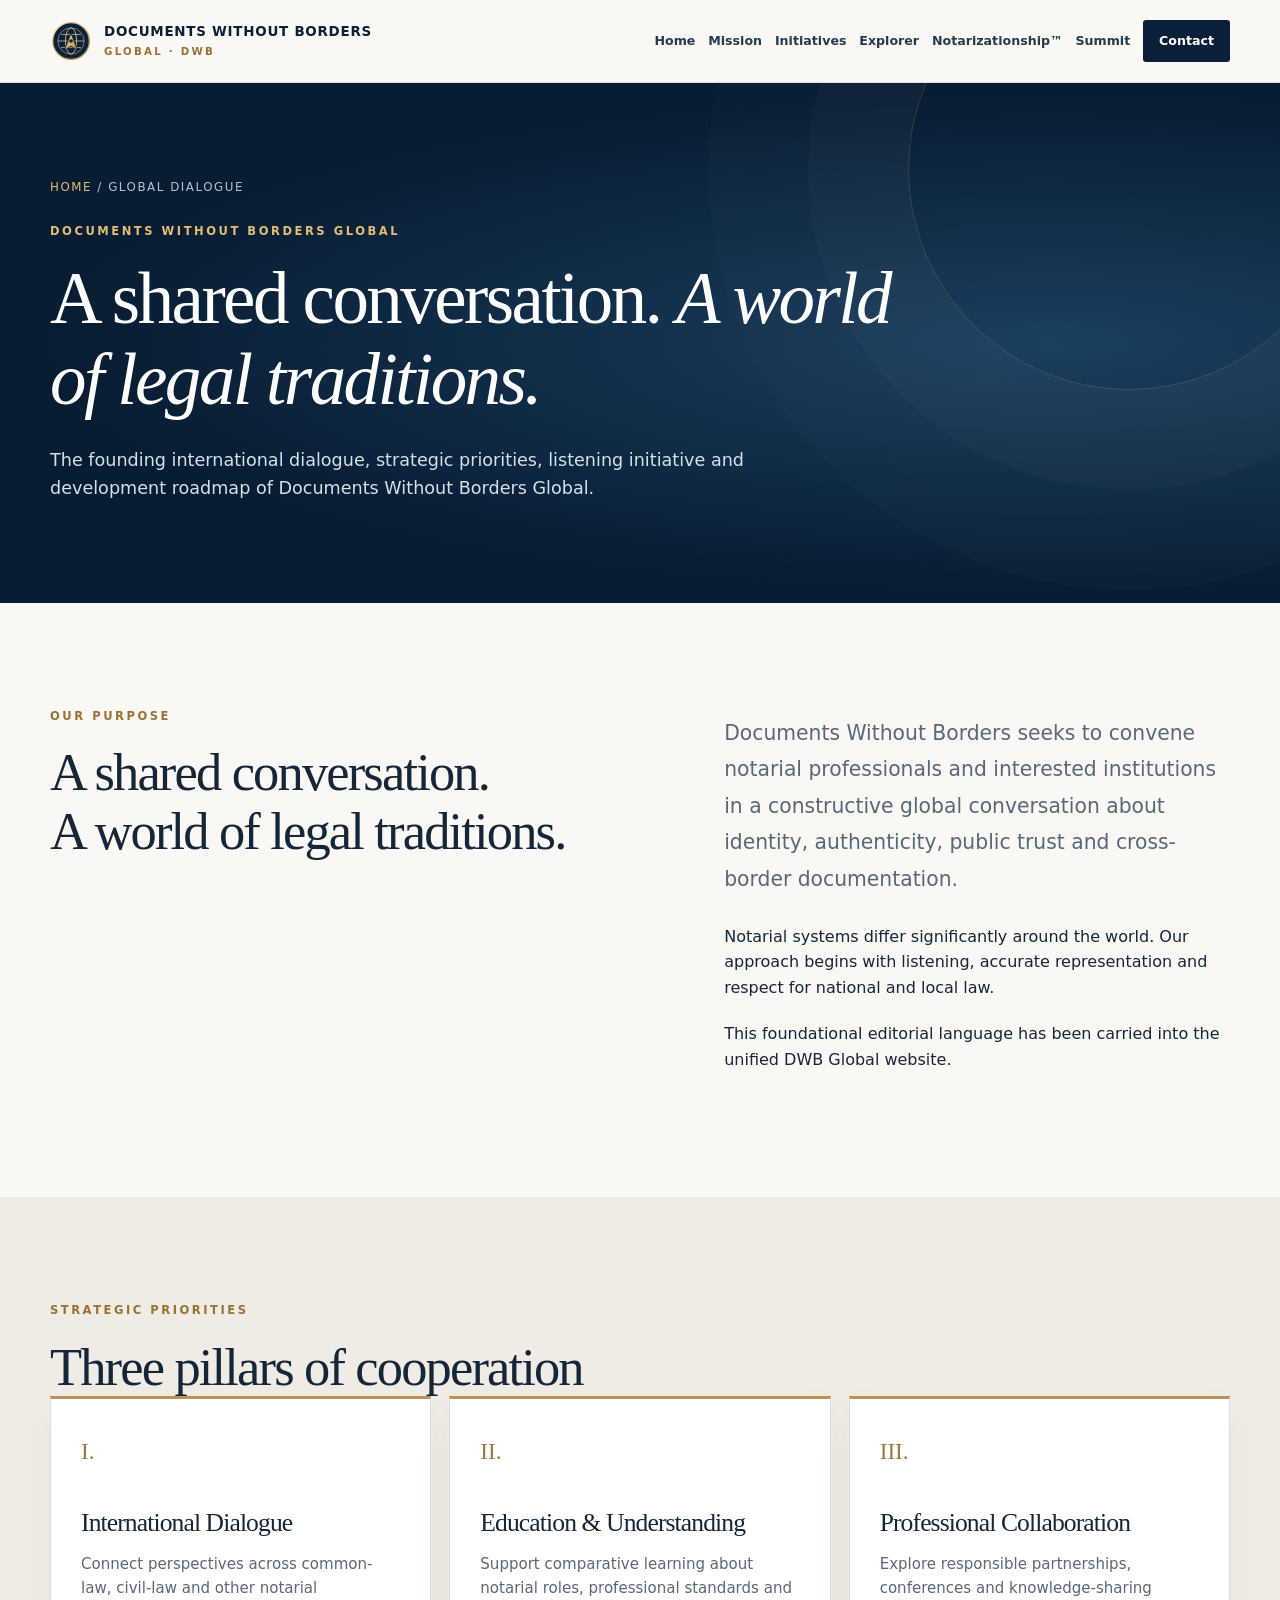
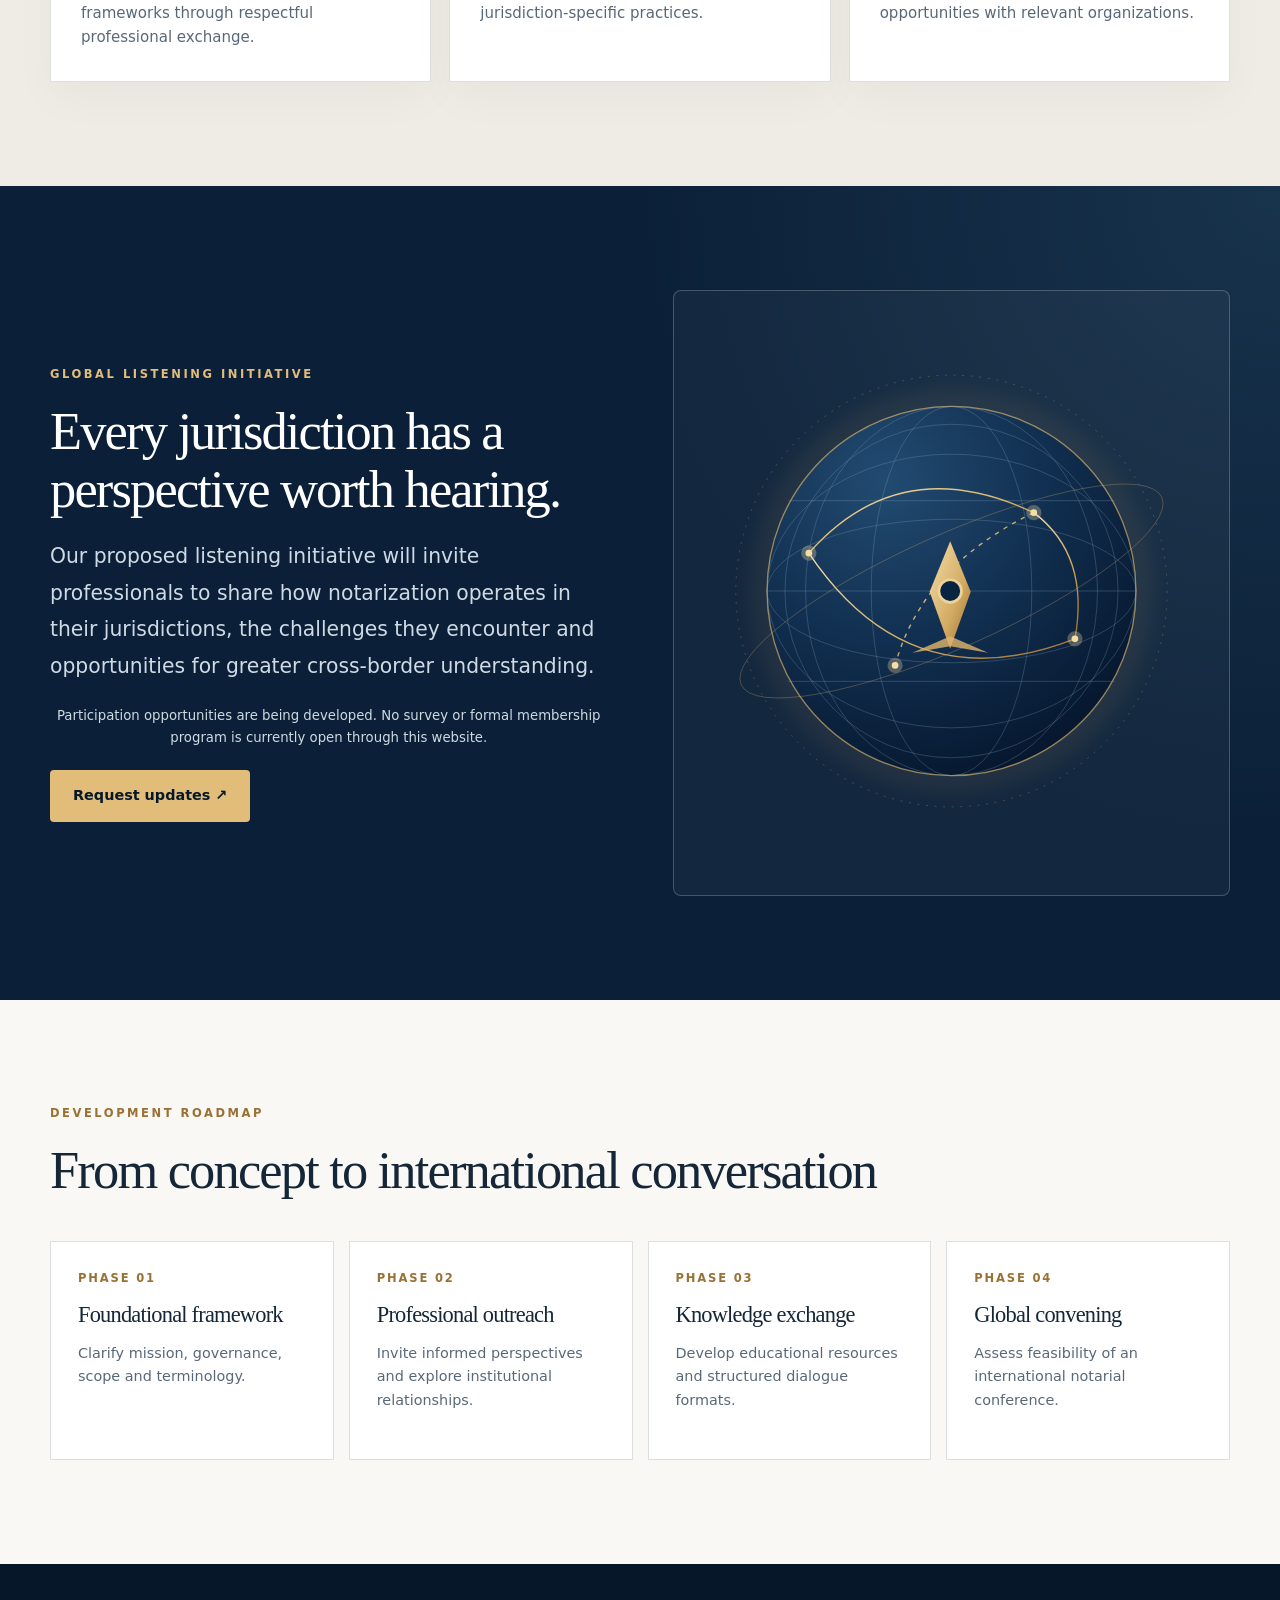
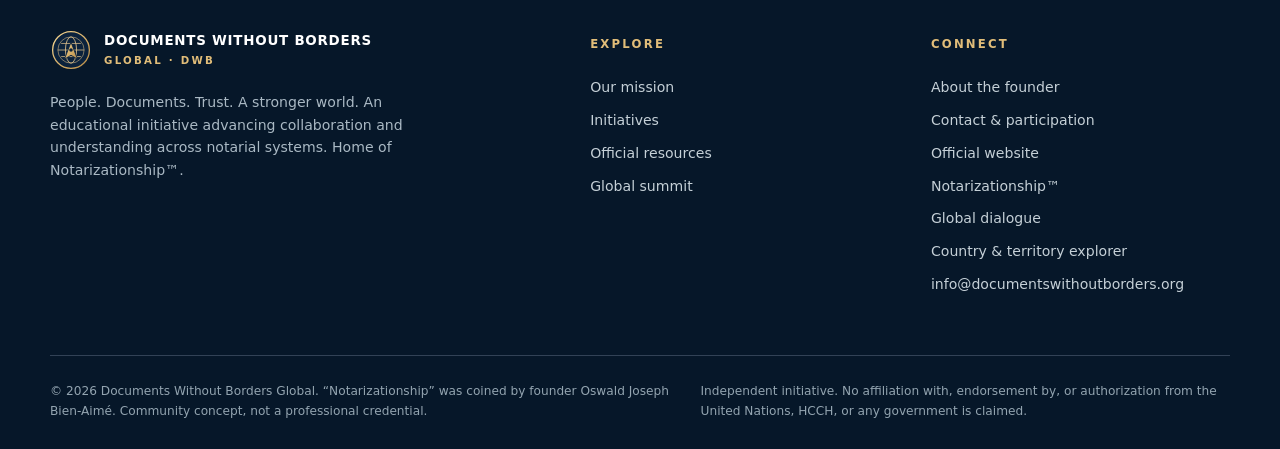
<file: documents-without-borders-global-merged-netlify/dialogue.html>
<!DOCTYPE html>

<html lang="en">
<head>
<meta charset="utf-8"/>
<meta content="width=device-width, initial-scale=1" name="viewport"/>
<title>Global Dialogue | Documents Without Borders Global</title>
<meta content="The founding international dialogue, strategic priorities, listening initiative and development roadmap of Documents Without Borders Global." name="description"/>
<meta content="#0b2038" name="theme-color"/>
<meta content="light" name="color-scheme"/>
<link href="https://documentswithoutborders.org/dialogue.html" rel="canonical"/>
<link href="./favicon.svg" rel="icon" type="image/svg+xml"/>
<link href="./assets/css/styles.css" rel="stylesheet"/>
<meta content="website" property="og:type"/>
<meta content="Documents Without Borders Global" property="og:site_name"/>
<meta content="Global Dialogue | Documents Without Borders Global" property="og:title"/>
<meta content="The founding international dialogue, strategic priorities, listening initiative and development roadmap of Documents Without Borders Global." property="og:description"/>
<meta content="https://documentswithoutborders.org/dialogue.html" property="og:url"/>
<script defer="" src="./assets/js/main.js"></script>
</head>
<body>
<a class="skip-link" href="#main">Skip to main content</a>
<header class="site-header"><div class="container header-inner">
<a aria-label="Documents Without Borders Global, home" class="brand" href="./index.html"><img alt="" height="42" src="./assets/images/dwb-symbol.svg" width="42"/><span class="brand-wordmark"><strong>Documents Without Borders</strong><span>Global · DWB</span></span></a>
<button aria-controls="primary-navigation" aria-expanded="false" aria-label="Open menu" class="menu-toggle" data-menu-toggle="" type="button"><svg aria-hidden="true" fill="none" stroke="currentColor" stroke-linecap="round" stroke-width="2" viewbox="0 0 24 24"><path d="M4 6h16M4 12h16M4 18h16"></path></svg></button>
<nav aria-label="Primary navigation" class="site-nav" data-navigation="" id="primary-navigation"><a href="./index.html">Home</a><a href="./mission.html">Mission</a><a href="./initiatives.html">Initiatives</a><a href="./explorer.html">Explorer</a><a href="./notarizationship.html">Notarizationship™</a><a href="./conference.html">Summit</a><a class="nav-cta" href="./contact.html">Contact</a></nav>
</div></header>
<main id="main"><section class="page-hero"><div class="container"><div class="breadcrumb"><a href="./index.html">Home</a> / Global Dialogue</div><p class="eyebrow">Documents Without Borders Global</p><h1>A shared conversation. <em>A world of legal traditions.</em></h1><p>The founding international dialogue, strategic priorities, listening initiative and development roadmap of Documents Without Borders Global.</p></div></section>
<section class="section"><div class="container intro-grid"><div><p class="eyebrow">Our purpose</p><h2>A shared conversation.<br/>A world of legal traditions.</h2></div><div class="intro-right"><p class="lead">Documents Without Borders seeks to convene notarial professionals and interested institutions in a constructive global conversation about identity, authenticity, public trust and cross-border documentation.</p><p>Notarial systems differ significantly around the world. Our approach begins with listening, accurate representation and respect for national and local law.</p><p>This foundational editorial language has been carried into the unified DWB Global website.</p></div></div></section>
<section class="section section--warm"><div class="container"><p class="eyebrow">Strategic priorities</p><h2>Three pillars of cooperation</h2><div class="pillars"><article class="pillar"><span class="pillar-number">I.</span><h3>International Dialogue</h3><p>Connect perspectives across common-law, civil-law and other notarial frameworks through respectful professional exchange.</p></article><article class="pillar"><span class="pillar-number">II.</span><h3>Education &amp; Understanding</h3><p>Support comparative learning about notarial roles, professional standards and jurisdiction-specific practices.</p></article><article class="pillar"><span class="pillar-number">III.</span><h3>Professional Collaboration</h3><p>Explore responsible partnerships, conferences and knowledge-sharing opportunities with relevant organizations.</p></article></div></div></section>
<section class="section feature-dark"><div class="container feature-grid"><div><p class="eyebrow">Global listening initiative</p><h2>Every jurisdiction has a perspective worth hearing.</h2><p class="lead lead--mt-20">Our proposed listening initiative will invite professionals to share how notarization operates in their jurisdictions, the challenges they encounter and opportunities for greater cross-border understanding.</p><p class="small-print small-print--on-dark">Participation opportunities are being developed. No survey or formal membership program is currently open through this website.</p><a class="btn btn--gold" href="./contact.html">Request updates ↗</a></div><div class="feature-panel"><img alt="Interconnected globe illustration" height="540" loading="lazy" src="./assets/images/globe-art.svg" width="540"/></div></div></section>
<section class="section"><div class="container"><p class="eyebrow">Development roadmap</p><h2>From concept to international conversation</h2><div class="timeline-cards"><article><span>Phase 01</span><h3>Foundational framework</h3><p>Clarify mission, governance, scope and terminology.</p></article><article><span>Phase 02</span><h3>Professional outreach</h3><p>Invite informed perspectives and explore institutional relationships.</p></article><article><span>Phase 03</span><h3>Knowledge exchange</h3><p>Develop educational resources and structured dialogue formats.</p></article><article><span>Phase 04</span><h3>Global convening</h3><p>Assess feasibility of an international notarial conference.</p></article></div></div></section>
</main>
<footer class="site-footer"><div class="container">
<div class="footer-grid">
<div>
<a class="brand" href="./index.html"><img alt="" height="42" src="./assets/images/dwb-symbol.svg" width="42"/><span class="brand-wordmark"><strong>Documents Without Borders</strong><span>Global · DWB</span></span></a><p>People. Documents. Trust. A stronger world. An educational initiative advancing collaboration and understanding across notarial systems. Home of Notarizationship™.</p>
</div>
<div class="footer-column">
<h2>Explore</h2>
<a href="./mission.html">Our mission</a><a href="./initiatives.html">Initiatives</a><a href="./resources.html">Official resources</a><a href="./conference.html">Global summit</a>
</div>
<div class="footer-column">
<h2>Connect</h2>
<a href="./about.html">About the founder</a><a href="./contact.html">Contact &amp; participation</a><a href="https://documentswithoutborders.org/" rel="noopener">Official website</a>
<a href="./notarizationship.html">Notarizationship™</a><a href="./dialogue.html">Global dialogue</a><a href="./explorer.html">Country &amp; territory explorer</a><a href="mailto:info@documentswithoutborders.org">info@documentswithoutborders.org</a></div>
</div>
<div class="footer-bottom">
<p>© 2026 Documents Without Borders Global. “Notarizationship” was coined by founder Oswald Joseph Bien-Aimé. Community concept, not a professional credential.</p>
<p>Independent initiative. No affiliation with, endorsement by, or authorization from the United Nations, HCCH, or any government is claimed.</p>
</div>
</div></footer>
</body>
</html>
</file>
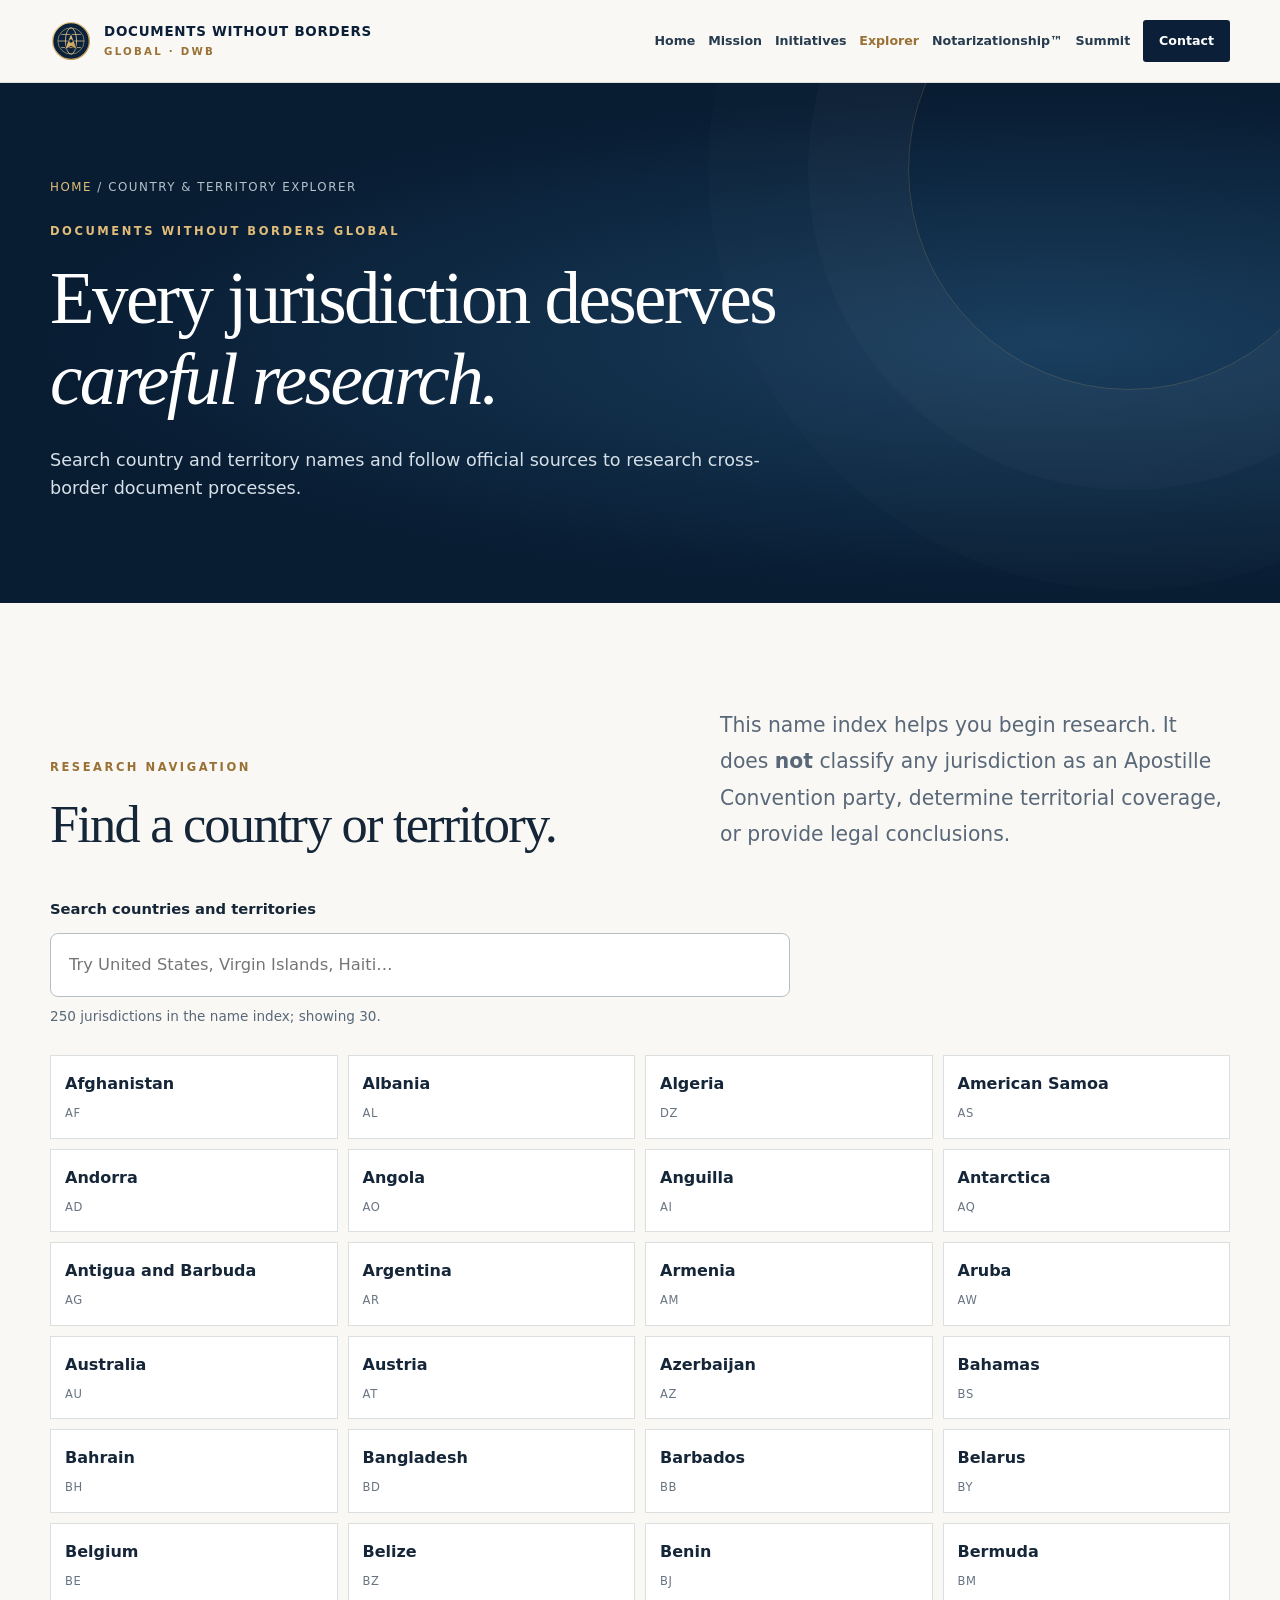
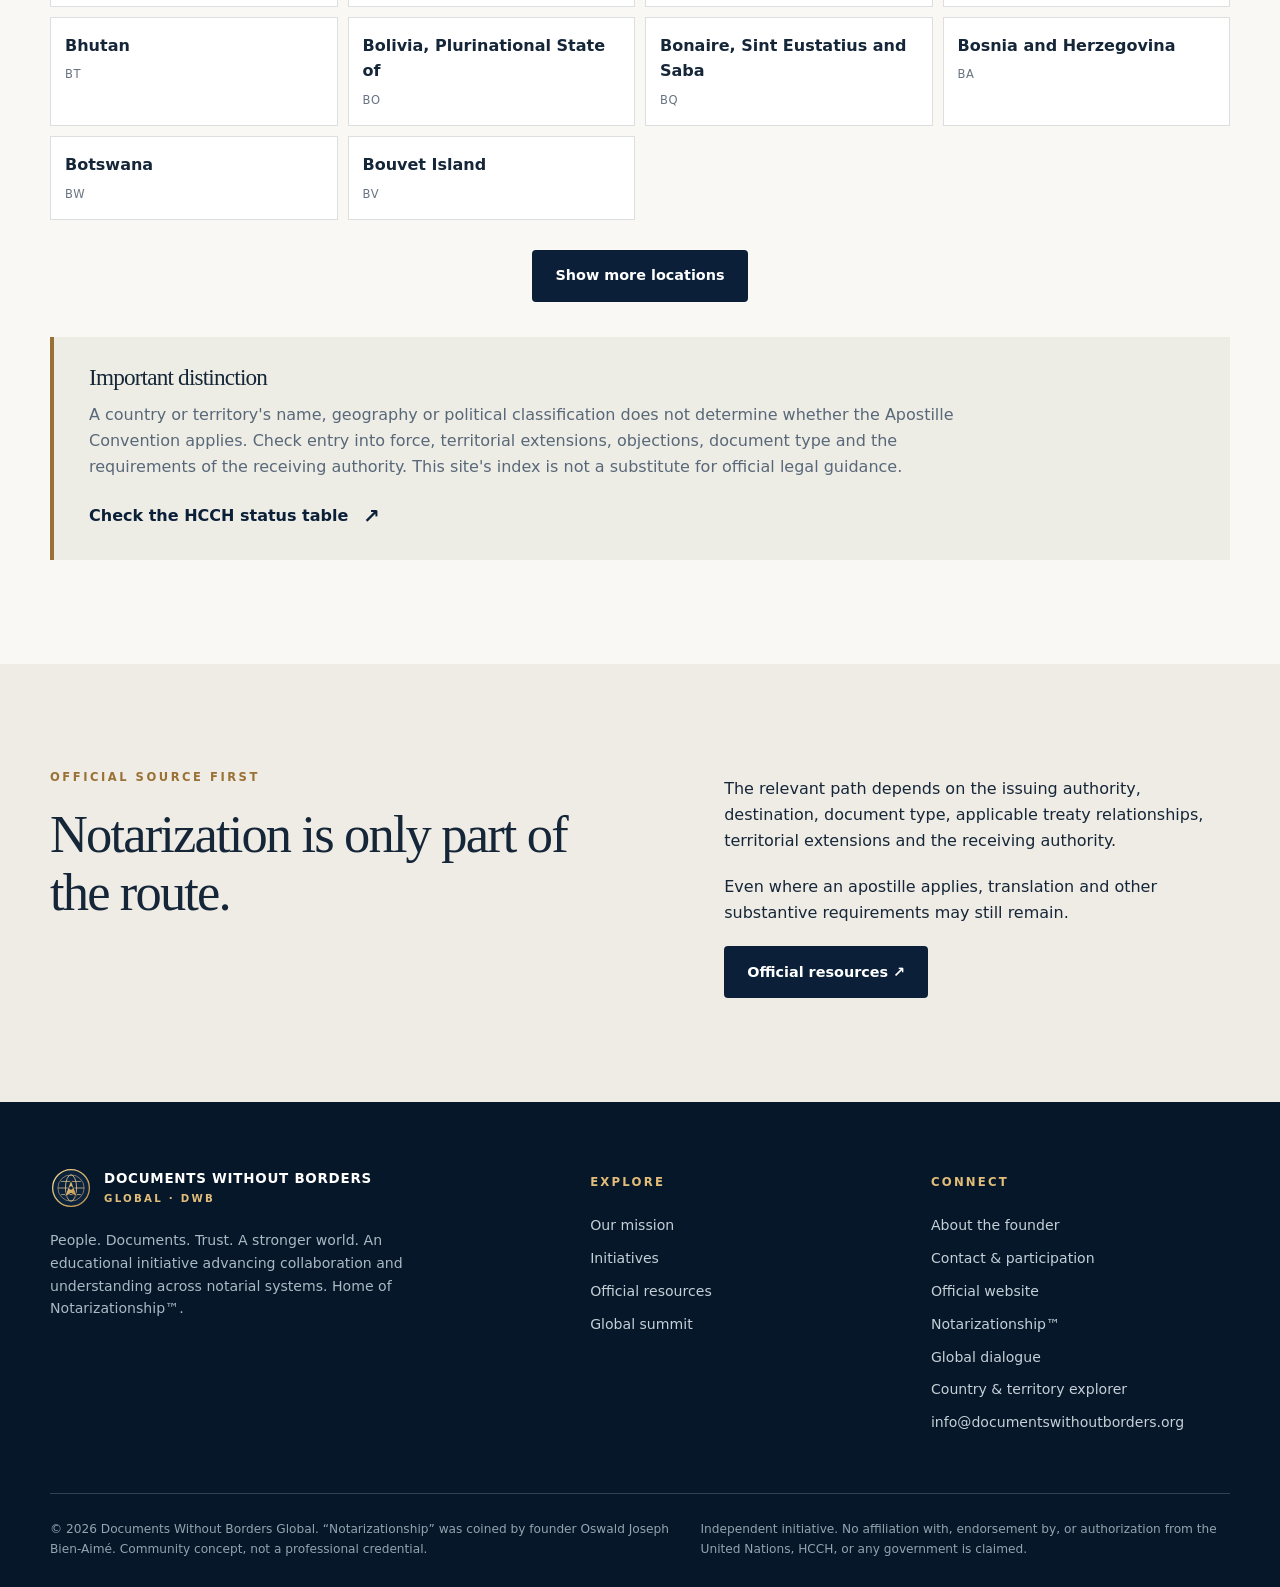
<file: documents-without-borders-global-merged-netlify/explorer.html>
<!DOCTYPE html>

<html lang="en">
<head>
<meta charset="utf-8"/>
<meta content="width=device-width, initial-scale=1" name="viewport"/>
<title>Country &amp; Territory Explorer | Documents Without Borders Global</title>
<meta content="Search country and territory names and follow official sources to research cross-border document processes." name="description"/>
<meta content="#0b2038" name="theme-color"/>
<meta content="light" name="color-scheme"/>
<link href="https://documentswithoutborders.org/explorer.html" rel="canonical"/>
<link href="./favicon.svg" rel="icon" type="image/svg+xml"/>
<link href="./assets/css/styles.css" rel="stylesheet"/>
<meta content="website" property="og:type"/>
<meta content="Documents Without Borders Global" property="og:site_name"/>
<meta content="Country &amp; Territory Explorer | Documents Without Borders Global" property="og:title"/>
<meta content="Search country and territory names and follow official sources to research cross-border document processes." property="og:description"/>
<meta content="https://documentswithoutborders.org/explorer.html" property="og:url"/>
<script defer="" src="./assets/js/main.js"></script>
<script defer="True" src="./assets/js/explorer.js"></script></head>
<body>
<a class="skip-link" href="#main">Skip to main content</a>
<header class="site-header"><div class="container header-inner">
<a aria-label="Documents Without Borders Global, home" class="brand" href="./index.html"><img alt="" height="42" src="./assets/images/dwb-symbol.svg" width="42"/><span class="brand-wordmark"><strong>Documents Without Borders</strong><span>Global · DWB</span></span></a>
<button aria-controls="primary-navigation" aria-expanded="false" aria-label="Open menu" class="menu-toggle" data-menu-toggle="" type="button"><svg aria-hidden="true" fill="none" stroke="currentColor" stroke-linecap="round" stroke-width="2" viewbox="0 0 24 24"><path d="M4 6h16M4 12h16M4 18h16"></path></svg></button>
<nav aria-label="Primary navigation" class="site-nav" data-navigation="" id="primary-navigation"><a href="./index.html">Home</a><a href="./mission.html">Mission</a><a href="./initiatives.html">Initiatives</a><a aria-current="page" href="./explorer.html">Explorer</a><a href="./notarizationship.html">Notarizationship™</a><a href="./conference.html">Summit</a><a class="nav-cta" href="./contact.html">Contact</a></nav>
</div></header>
<main id="main"><section class="page-hero"><div class="container"><div class="breadcrumb"><a href="./index.html">Home</a> / Country &amp; Territory Explorer</div><p class="eyebrow">Documents Without Borders Global</p><h1>Every jurisdiction deserves <em>careful research.</em></h1><p>Search country and territory names and follow official sources to research cross-border document processes.</p></div></section>
<section class="section"><div class="container"><div class="section-head"><div><p class="eyebrow">Research navigation</p><h2>Find a country or territory.</h2></div><p class="lead">This name index helps you begin research. It does <strong>not</strong> classify any jurisdiction as an Apostille Convention party, determine territorial coverage, or provide legal conclusions.</p></div>
<div class="explorer-search"><label for="jurisdiction-search">Search countries and territories</label><input aria-describedby="jurisdiction-status" autocomplete="off" id="jurisdiction-search" placeholder="Try United States, Virgin Islands, Haiti…" type="search"/><p aria-live="polite" id="jurisdiction-status">Loading name index…</p></div>
<div class="jurisdiction-grid" id="jurisdiction-grid" role="list"></div><div class="explorer-actions"><button class="btn btn--navy" hidden="" id="load-more" type="button">Show more locations</button></div>
<noscript><p class="privacy-note">Enable JavaScript to search the jurisdiction name index. The official resources listed below are available without JavaScript.</p></noscript>
<div class="research-disclaimer"><h3>Important distinction</h3><p>A country or territory's name, geography or political classification does not determine whether the Apostille Convention applies. Check entry into force, territorial extensions, objections, document type and the requirements of the receiving authority. This site's index is not a substitute for official legal guidance.</p><a class="link-arrow" href="https://www.hcch.net/en/instruments/conventions/status-table/?cid=41" rel="noopener noreferrer" target="_blank">Check the HCCH status table</a></div>
</div></section>
<section class="section section--warm"><div class="container intro-grid"><div><p class="eyebrow">Official source first</p><h2>Notarization is only part of the route.</h2></div><div class="intro-right"><p>The relevant path depends on the issuing authority, destination, document type, applicable treaty relationships, territorial extensions and the receiving authority.</p><p>Even where an apostille applies, translation and other substantive requirements may still remain.</p><a class="btn btn--navy" href="./resources.html">Official resources ↗</a></div></div></section>
</main>
<footer class="site-footer"><div class="container">
<div class="footer-grid">
<div>
<a class="brand" href="./index.html"><img alt="" height="42" src="./assets/images/dwb-symbol.svg" width="42"/><span class="brand-wordmark"><strong>Documents Without Borders</strong><span>Global · DWB</span></span></a><p>People. Documents. Trust. A stronger world. An educational initiative advancing collaboration and understanding across notarial systems. Home of Notarizationship™.</p>
</div>
<div class="footer-column">
<h2>Explore</h2>
<a href="./mission.html">Our mission</a><a href="./initiatives.html">Initiatives</a><a href="./resources.html">Official resources</a><a href="./conference.html">Global summit</a>
</div>
<div class="footer-column">
<h2>Connect</h2>
<a href="./about.html">About the founder</a><a href="./contact.html">Contact &amp; participation</a><a href="https://documentswithoutborders.org/" rel="noopener">Official website</a>
<a href="./notarizationship.html">Notarizationship™</a><a href="./dialogue.html">Global dialogue</a><a href="./explorer.html">Country &amp; territory explorer</a><a href="mailto:info@documentswithoutborders.org">info@documentswithoutborders.org</a></div>
</div>
<div class="footer-bottom">
<p>© 2026 Documents Without Borders Global. “Notarizationship” was coined by founder Oswald Joseph Bien-Aimé. Community concept, not a professional credential.</p>
<p>Independent initiative. No affiliation with, endorsement by, or authorization from the United Nations, HCCH, or any government is claimed.</p>
</div>
</div></footer>
</body>
</html>
</file>
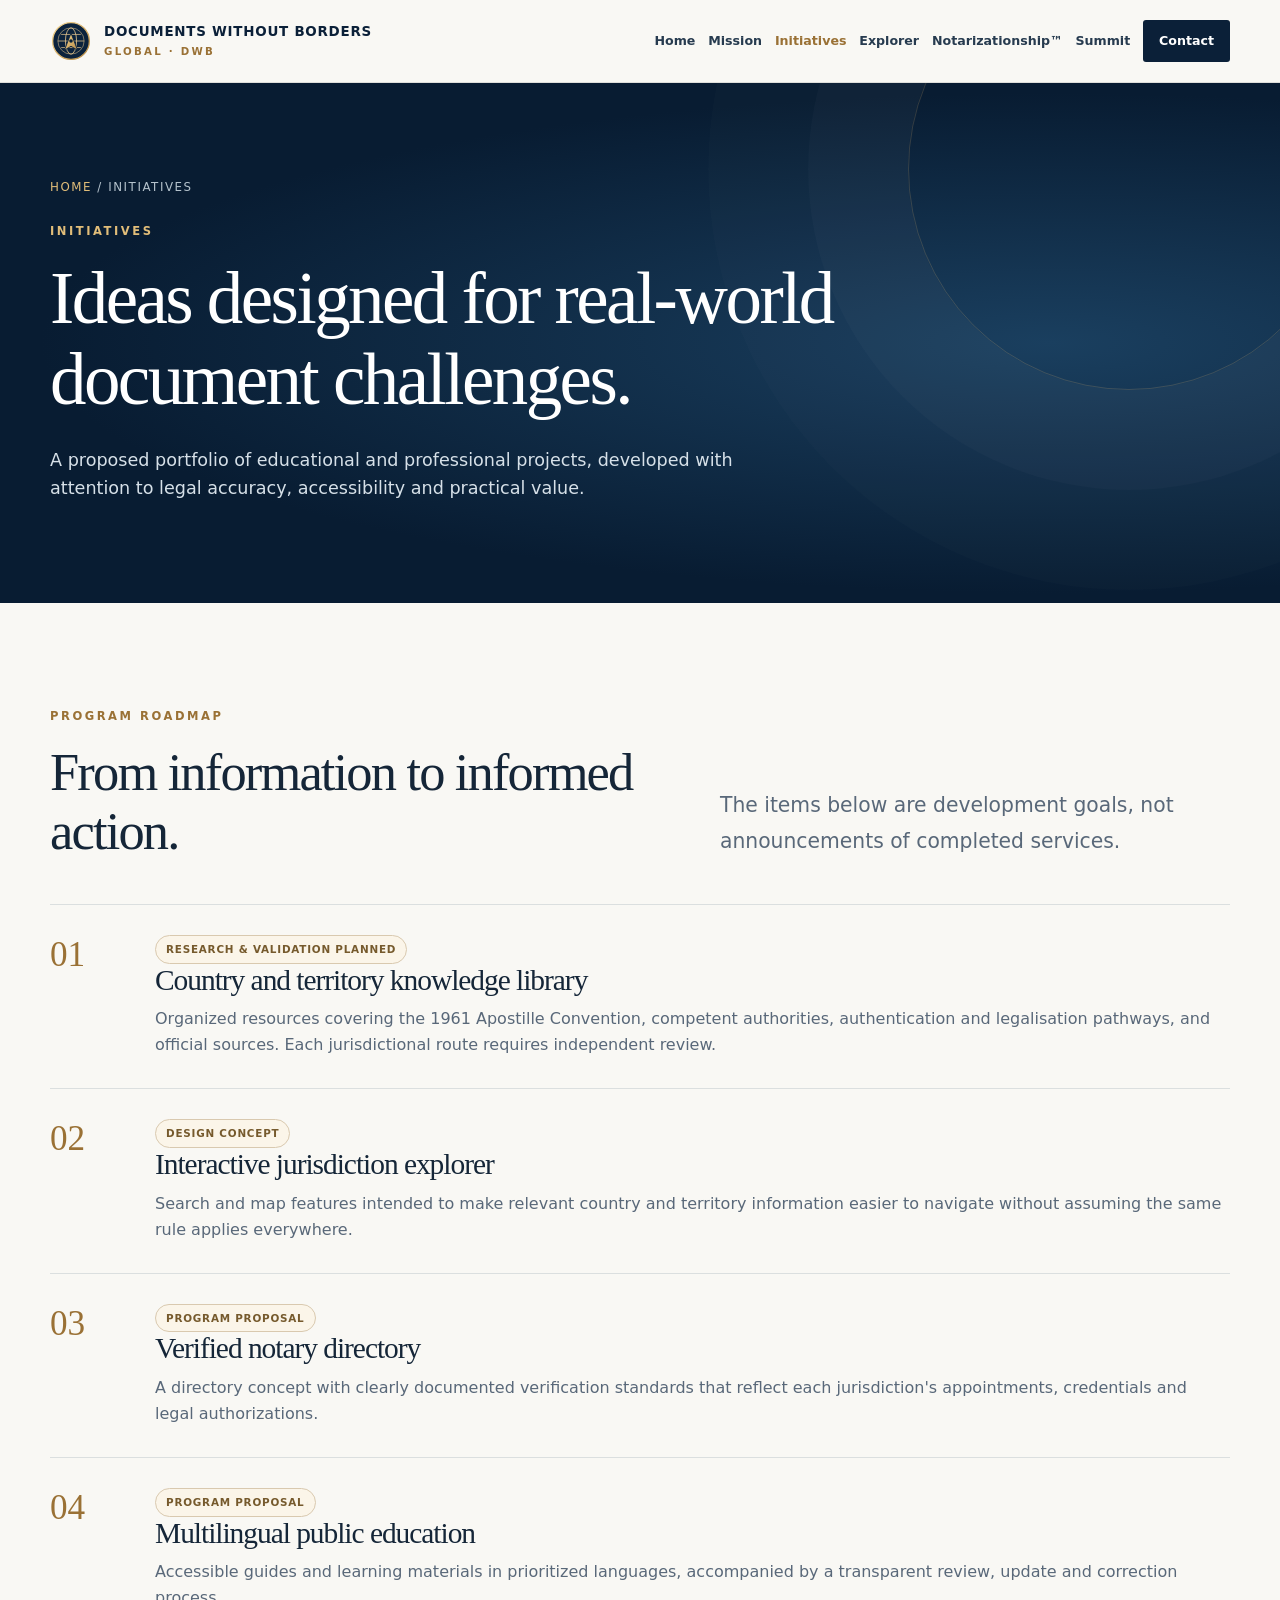
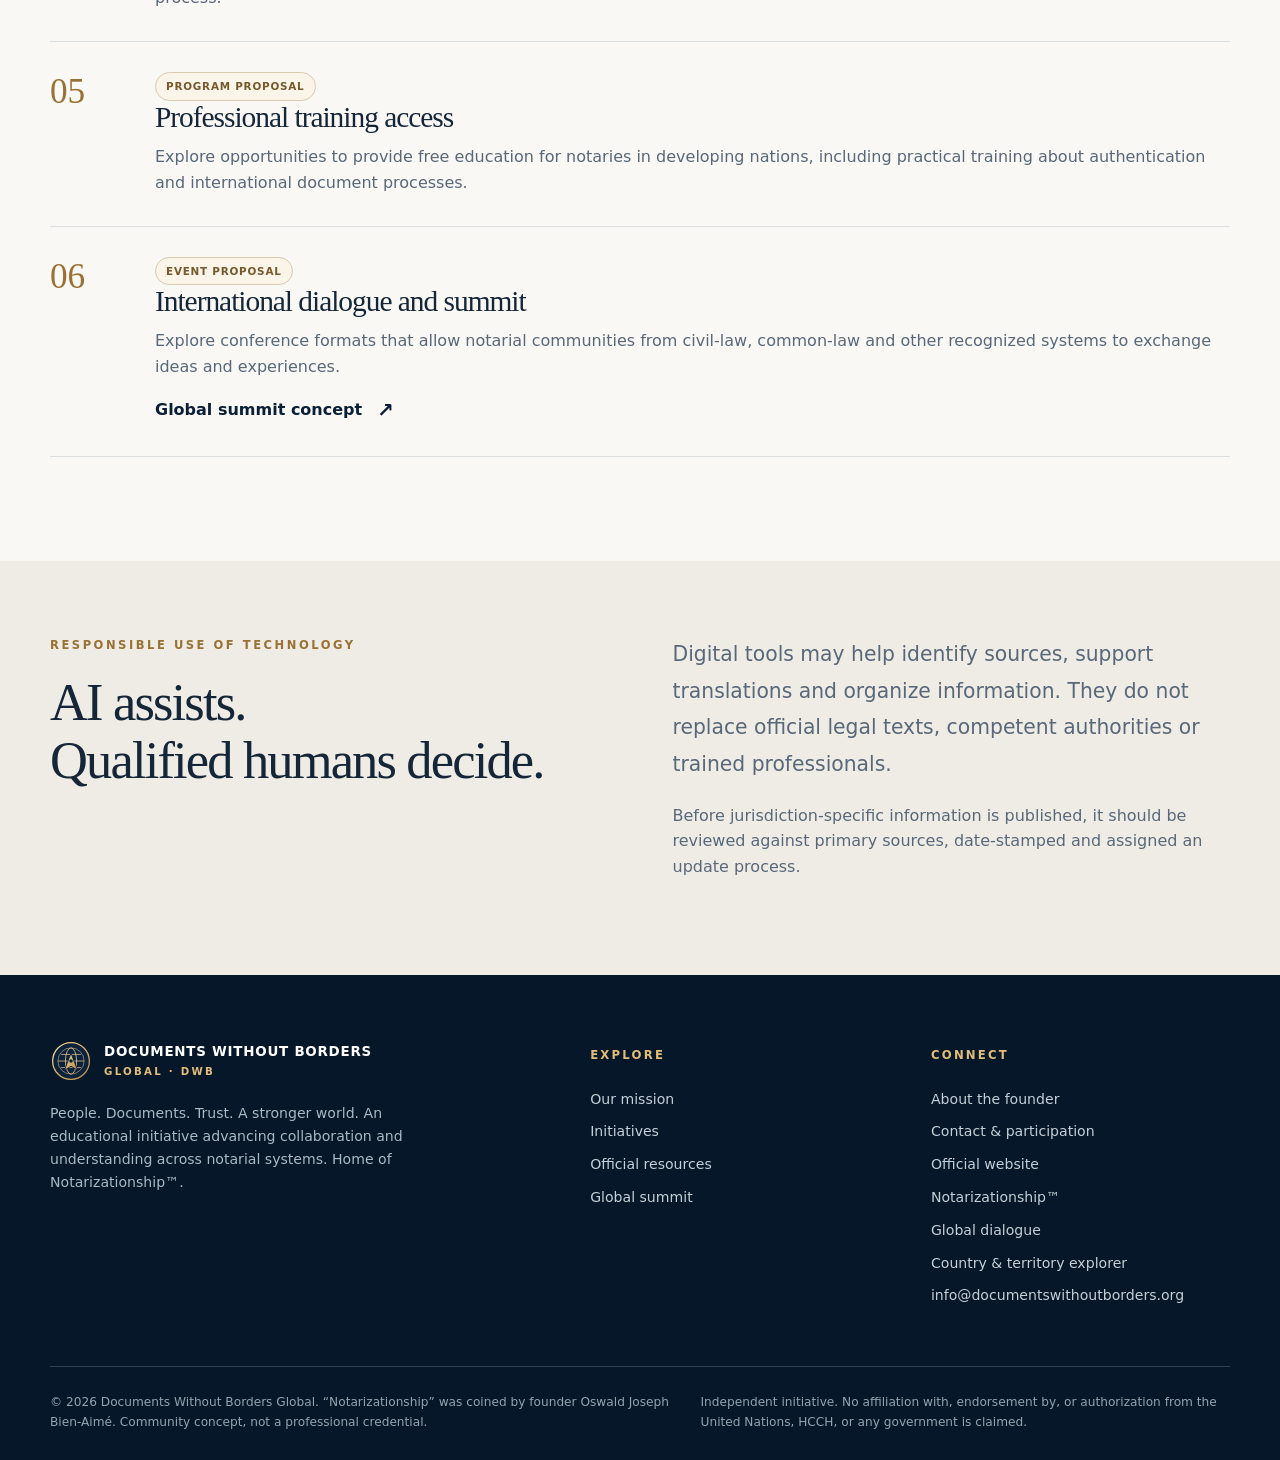
<file: documents-without-borders-global-merged-netlify/initiatives.html>
<!DOCTYPE html>

<html lang="en">
<head>
<meta charset="utf-8"/>
<meta content="width=device-width, initial-scale=1" name="viewport"/>
<title>Initiatives | Documents Without Borders Global</title>
<meta content="Explore proposed jurisdiction guides, a notary directory, multilingual learning, global training and professional dialogue." name="description"/>
<meta content="#0b2038" name="theme-color"/>
<meta content="light" name="color-scheme"/>
<link href="https://documentswithoutborders.org/initiatives.html" rel="canonical"/>
<link href="./favicon.svg" rel="icon" type="image/svg+xml"/>
<link href="./assets/css/styles.css" rel="stylesheet"/>
<meta content="website" property="og:type"/>
<meta content="Documents Without Borders Global" property="og:site_name"/>
<meta content="Initiatives | Documents Without Borders Global" property="og:title"/>
<meta content="Explore proposed jurisdiction guides, a notary directory, multilingual learning, global training and professional dialogue." property="og:description"/>
<meta content="https://documentswithoutborders.org/initiatives.html" property="og:url"/>
<script defer="" src="./assets/js/main.js"></script>
</head>
<body>
<a class="skip-link" href="#main">Skip to main content</a>
<header class="site-header"><div class="container header-inner">
<a aria-label="Documents Without Borders Global, home" class="brand" href="./index.html"><img alt="" height="42" src="./assets/images/dwb-symbol.svg" width="42"/><span class="brand-wordmark"><strong>Documents Without Borders</strong><span>Global · DWB</span></span></a>
<button aria-controls="primary-navigation" aria-expanded="false" aria-label="Open menu" class="menu-toggle" data-menu-toggle="" type="button"><svg aria-hidden="true" fill="none" stroke="currentColor" stroke-linecap="round" stroke-width="2" viewbox="0 0 24 24"><path d="M4 6h16M4 12h16M4 18h16"></path></svg></button>
<nav aria-label="Primary navigation" class="site-nav" data-navigation="" id="primary-navigation"><a href="./index.html">Home</a><a href="./mission.html">Mission</a><a aria-current="page" href="./initiatives.html">Initiatives</a><a href="./explorer.html">Explorer</a><a href="./notarizationship.html">Notarizationship™</a><a href="./conference.html">Summit</a><a class="nav-cta" href="./contact.html">Contact</a></nav>
</div></header>
<main id="main"><section class="page-hero"><div class="container">
<div class="breadcrumb">
<a href="./index.html">Home</a> / Initiatives</div>
<p class="eyebrow">Initiatives</p>
<h1>Ideas designed for real-world document challenges.</h1>
<p>A proposed portfolio of educational and professional projects, developed with attention to legal accuracy, accessibility and practical value.</p>
</div></section><section class="section"><div class="container">
<div class="section-head">
<div>
<p class="eyebrow">Program roadmap</p>
<h2>From information to informed action.</h2>
</div>
<p class="lead">The items below are development goals, not announcements of completed services.</p>
</div>
<div class="steps">
<article class="step"><div class="step-num">01</div>
<div>
<span class="status">Research &amp; validation planned</span><h3>Country and territory knowledge library</h3>
<p>Organized resources covering the 1961 Apostille Convention, competent authorities, authentication and legalisation pathways, and official sources. Each jurisdictional route requires independent review.</p>
</div></article><article class="step"><div class="step-num">02</div>
<div>
<span class="status">Design concept</span><h3>Interactive jurisdiction explorer</h3>
<p>Search and map features intended to make relevant country and territory information easier to navigate without assuming the same rule applies everywhere.</p>
</div></article><article class="step"><div class="step-num">03</div>
<div>
<span class="status">Program proposal</span><h3>Verified notary directory</h3>
<p>A directory concept with clearly documented verification standards that reflect each jurisdiction's appointments, credentials and legal authorizations.</p>
</div></article><article class="step"><div class="step-num">04</div>
<div>
<span class="status">Program proposal</span><h3>Multilingual public education</h3>
<p>Accessible guides and learning materials in prioritized languages, accompanied by a transparent review, update and correction process.</p>
</div></article><article class="step"><div class="step-num">05</div>
<div>
<span class="status">Program proposal</span><h3>Professional training access</h3>
<p>Explore opportunities to provide free education for notaries in developing nations, including practical training about authentication and international document processes.</p>
</div></article><article class="step"><div class="step-num">06</div>
<div>
<span class="status">Event proposal</span><h3>International dialogue and summit</h3>
<p>Explore conference formats that allow notarial communities from civil-law, common-law and other recognized systems to exchange ideas and experiences.</p>
<a class="link-arrow link-arrow--spaced" href="./conference.html">Global summit concept</a>
</div></article>
</div>
</div></section>
<section class="section section--sm section--warm"><div class="container split">
<div>
<p class="eyebrow">Responsible use of technology</p>
<h2>AI assists.<br/>Qualified humans decide.</h2>
</div>
<div>
<p class="lead">Digital tools may help identify sources, support translations and organize information. They do not replace official legal texts, competent authorities or trained professionals.</p>
<p class="text-muted">Before jurisdiction-specific information is published, it should be reviewed against primary sources, date-stamped and assigned an update process.</p>
</div>
</div></section></main>
<footer class="site-footer"><div class="container">
<div class="footer-grid">
<div>
<a class="brand" href="./index.html"><img alt="" height="42" src="./assets/images/dwb-symbol.svg" width="42"/><span class="brand-wordmark"><strong>Documents Without Borders</strong><span>Global · DWB</span></span></a><p>People. Documents. Trust. A stronger world. An educational initiative advancing collaboration and understanding across notarial systems. Home of Notarizationship™.</p>
</div>
<div class="footer-column">
<h2>Explore</h2>
<a href="./mission.html">Our mission</a><a href="./initiatives.html">Initiatives</a><a href="./resources.html">Official resources</a><a href="./conference.html">Global summit</a>
</div>
<div class="footer-column">
<h2>Connect</h2>
<a href="./about.html">About the founder</a><a href="./contact.html">Contact &amp; participation</a><a href="https://documentswithoutborders.org/" rel="noopener">Official website</a>
<a href="./notarizationship.html">Notarizationship™</a><a href="./dialogue.html">Global dialogue</a><a href="./explorer.html">Country &amp; territory explorer</a><a href="mailto:info@documentswithoutborders.org">info@documentswithoutborders.org</a></div>
</div>
<div class="footer-bottom">
<p>© 2026 Documents Without Borders Global. “Notarizationship” was coined by founder Oswald Joseph Bien-Aimé. Community concept, not a professional credential.</p>
<p>Independent initiative. No affiliation with, endorsement by, or authorization from the United Nations, HCCH, or any government is claimed.</p>
</div>
</div></footer>
</body>
</html>
</file>
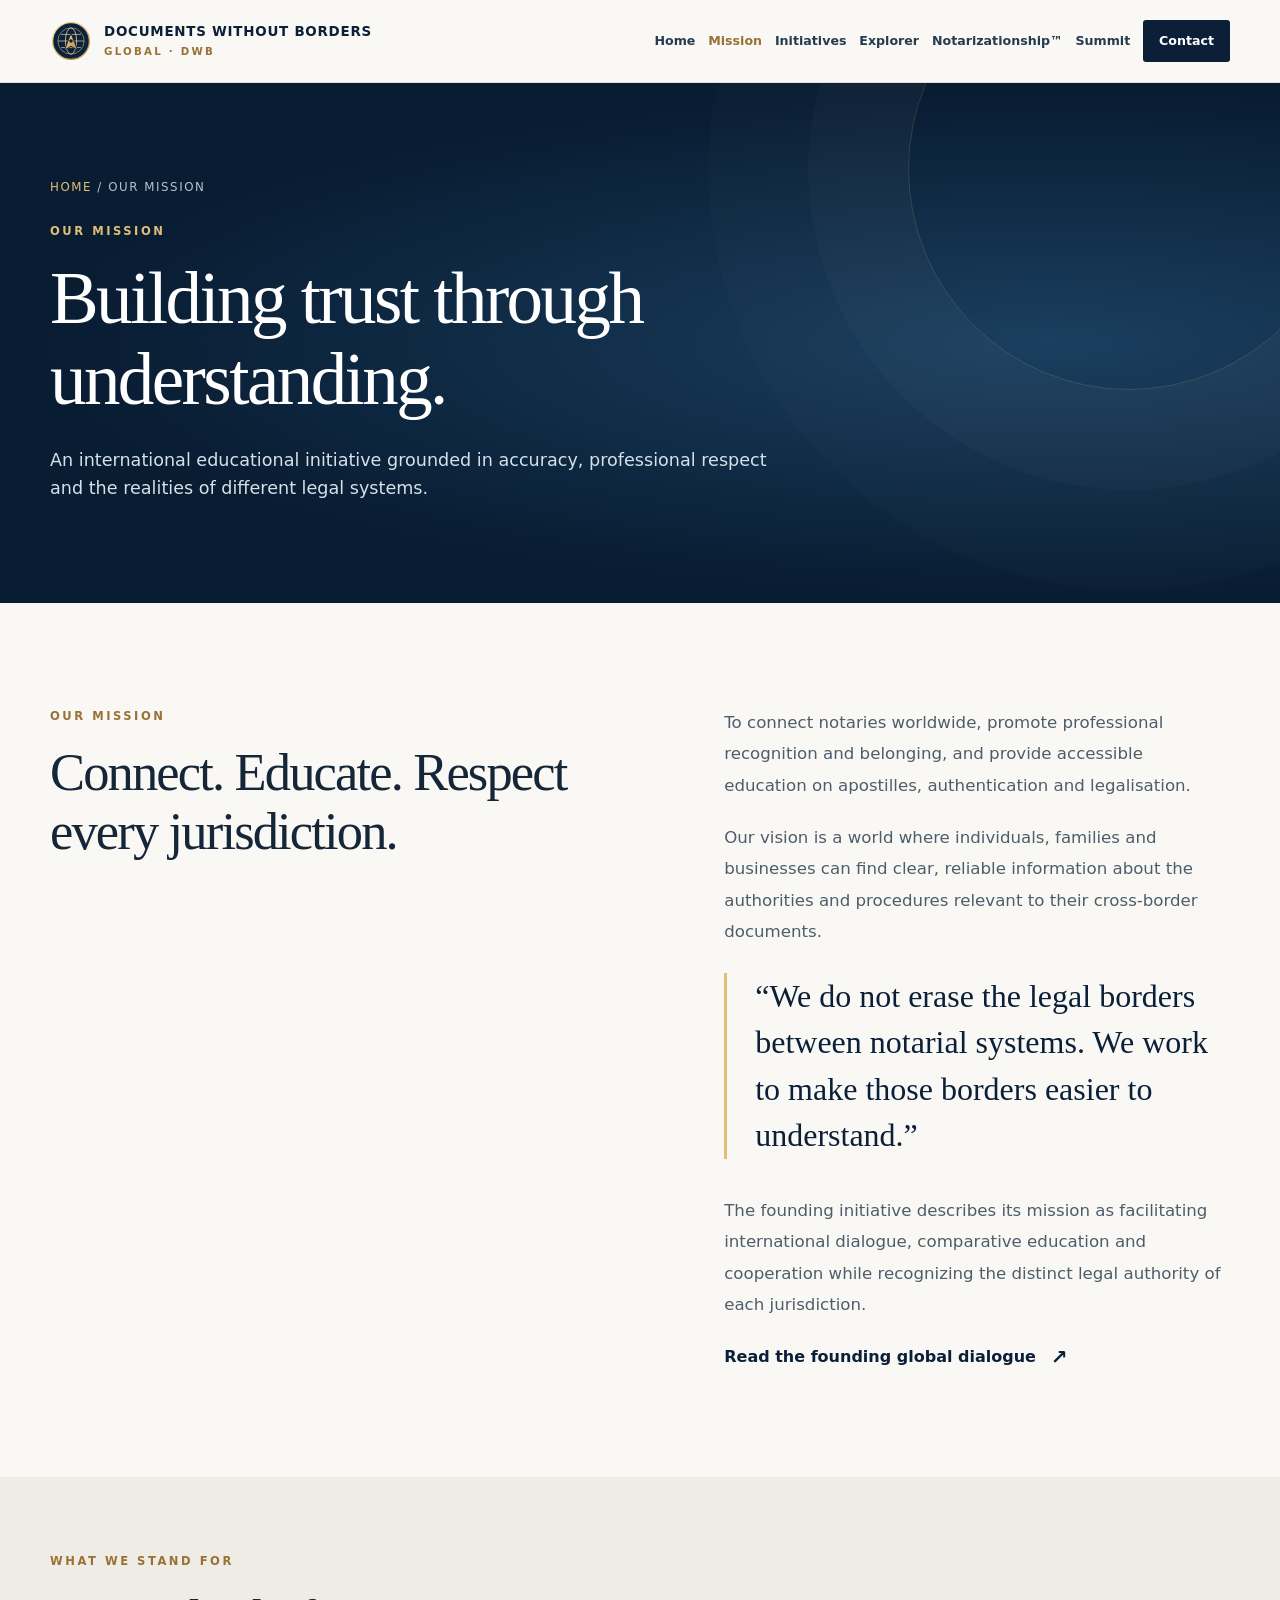
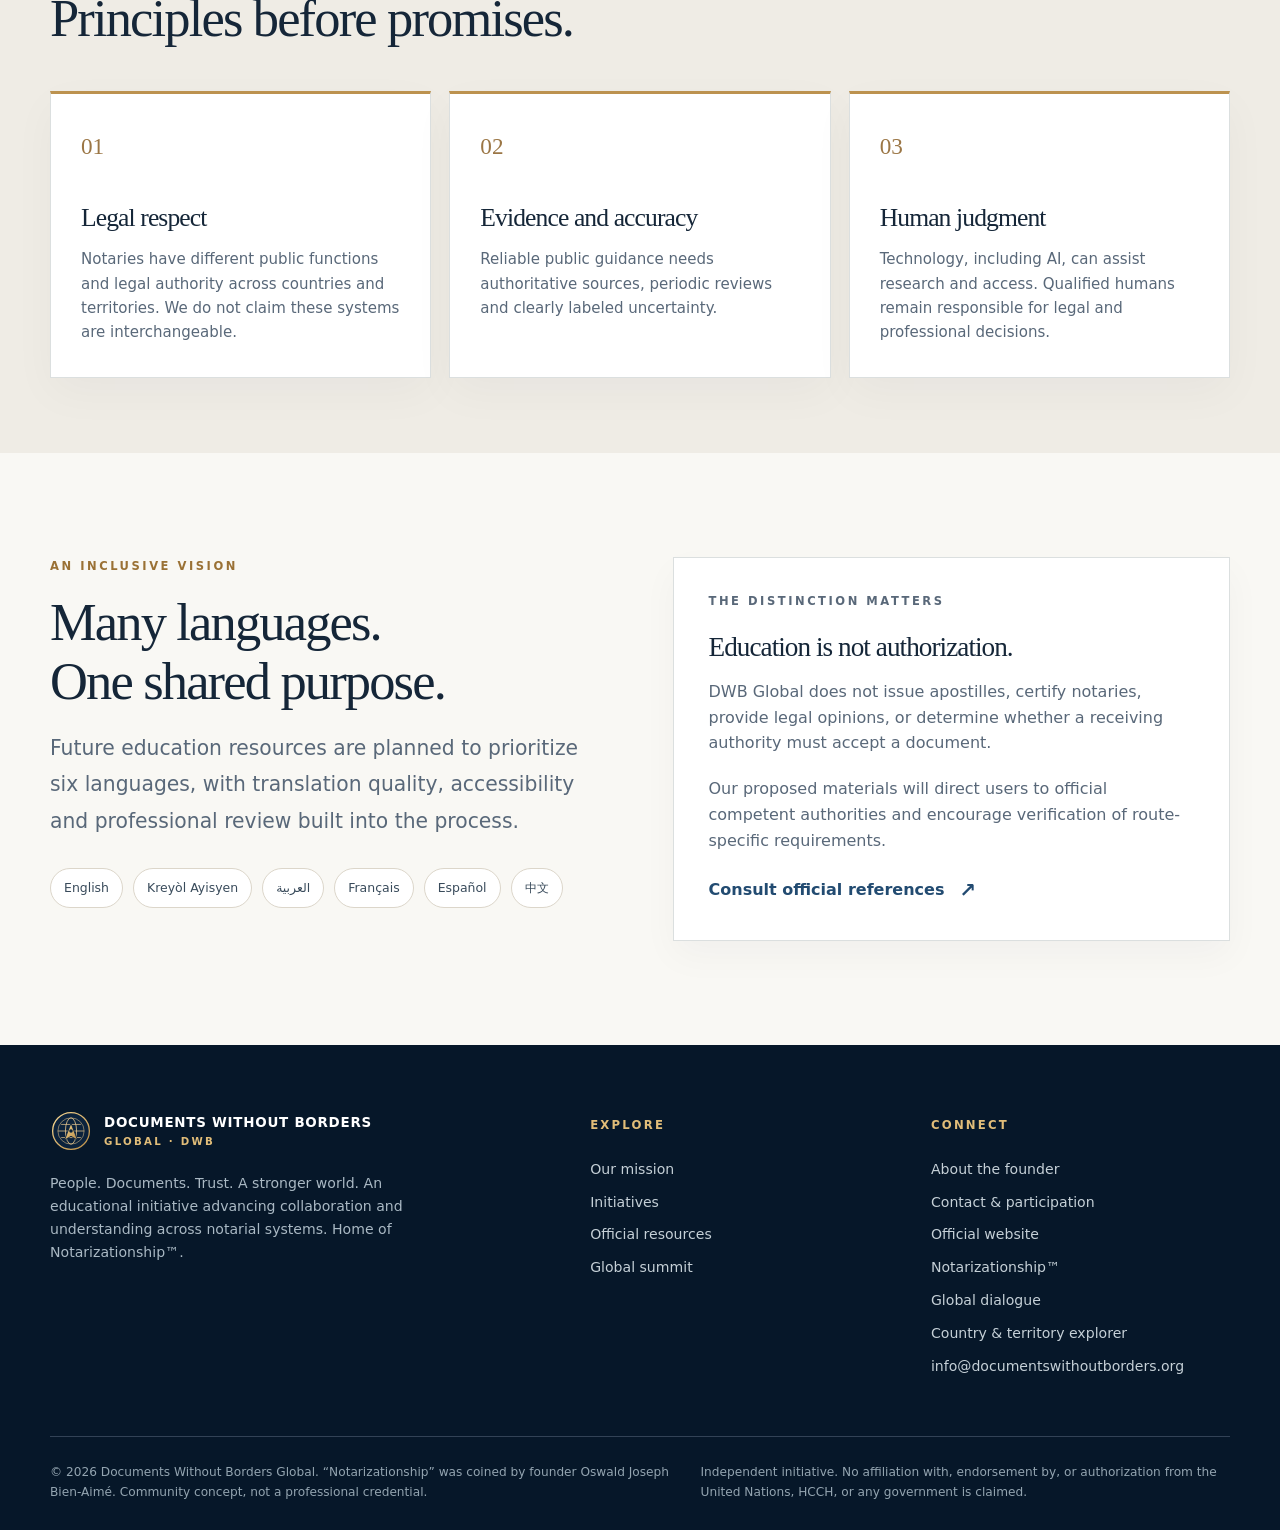
<file: documents-without-borders-global-merged-netlify/mission.html>
<!DOCTYPE html>

<html lang="en">
<head>
<meta charset="utf-8"/>
<meta content="width=device-width, initial-scale=1" name="viewport"/>
<title>Our Mission | Documents Without Borders Global</title>
<meta content="Learn about the mission, vision and core principles of Documents Without Borders Global." name="description"/>
<meta content="#0b2038" name="theme-color"/>
<meta content="light" name="color-scheme"/>
<link href="https://documentswithoutborders.org/mission.html" rel="canonical"/>
<link href="./favicon.svg" rel="icon" type="image/svg+xml"/>
<link href="./assets/css/styles.css" rel="stylesheet"/>
<meta content="website" property="og:type"/>
<meta content="Documents Without Borders Global" property="og:site_name"/>
<meta content="Our Mission | Documents Without Borders Global" property="og:title"/>
<meta content="Learn about the mission, vision and core principles of Documents Without Borders Global." property="og:description"/>
<meta content="https://documentswithoutborders.org/mission.html" property="og:url"/>
<script defer="" src="./assets/js/main.js"></script>
</head>
<body>
<a class="skip-link" href="#main">Skip to main content</a>
<header class="site-header"><div class="container header-inner">
<a aria-label="Documents Without Borders Global, home" class="brand" href="./index.html"><img alt="" height="42" src="./assets/images/dwb-symbol.svg" width="42"/><span class="brand-wordmark"><strong>Documents Without Borders</strong><span>Global · DWB</span></span></a>
<button aria-controls="primary-navigation" aria-expanded="false" aria-label="Open menu" class="menu-toggle" data-menu-toggle="" type="button"><svg aria-hidden="true" fill="none" stroke="currentColor" stroke-linecap="round" stroke-width="2" viewbox="0 0 24 24"><path d="M4 6h16M4 12h16M4 18h16"></path></svg></button>
<nav aria-label="Primary navigation" class="site-nav" data-navigation="" id="primary-navigation"><a href="./index.html">Home</a><a aria-current="page" href="./mission.html">Mission</a><a href="./initiatives.html">Initiatives</a><a href="./explorer.html">Explorer</a><a href="./notarizationship.html">Notarizationship™</a><a href="./conference.html">Summit</a><a class="nav-cta" href="./contact.html">Contact</a></nav>
</div></header>
<main id="main"><section class="page-hero"><div class="container">
<div class="breadcrumb">
<a href="./index.html">Home</a> / Our mission</div>
<p class="eyebrow">Our mission</p>
<h1>Building trust through understanding.</h1>
<p>An international educational initiative grounded in accuracy, professional respect and the realities of different legal systems.</p>
</div></section><section class="section"><div class="container intro-grid">
<div>
<p class="eyebrow">Our mission</p>
<h2>Connect. Educate. Respect every jurisdiction.</h2>
</div>
<div class="article-width">
<p class="lead">To connect notaries worldwide, promote professional recognition and belonging, and provide accessible education on apostilles, authentication and legalisation.</p>
<p>Our vision is a world where individuals, families and businesses can find clear, reliable information about the authorities and procedures relevant to their cross-border documents.</p>
<blockquote class="editorial-quote">“We do not erase the legal borders between notarial systems. We work to make those borders easier to understand.”</blockquote>
<p>The founding initiative describes its mission as facilitating international dialogue, comparative education and cooperation while recognizing the distinct legal authority of each jurisdiction.</p><a class="link-arrow" href="./dialogue.html">Read the founding global dialogue</a></div>
</div></section>
<section class="section section--sm section--warm"><div class="container">
<div class="section-head"><div>
<p class="eyebrow">What we stand for</p>
<h2>Principles before promises.</h2>
</div></div>
<div class="pillars">
<article class="pillar"><span class="pillar-number">01</span><h3>Legal respect</h3>
<p>Notaries have different public functions and legal authority across countries and territories. We do not claim these systems are interchangeable.</p></article><article class="pillar"><span class="pillar-number">02</span><h3>Evidence and accuracy</h3>
<p>Reliable public guidance needs authoritative sources, periodic reviews and clearly labeled uncertainty.</p></article><article class="pillar"><span class="pillar-number">03</span><h3>Human judgment</h3>
<p>Technology, including AI, can assist research and access. Qualified humans remain responsible for legal and professional decisions.</p></article>
</div>
</div></section>
<section class="section"><div class="container split">
<div>
<p class="eyebrow">An inclusive vision</p>
<h2>Many languages.<br/>One shared purpose.</h2>
<p class="lead lead--mt-20">Future education resources are planned to prioritize six languages, with translation quality, accessibility and professional review built into the process.</p>
<div class="language-row">
<span>English</span><span>Kreyòl Ayisyen</span><span>العربية</span><span>Français</span><span>Español</span><span>中文</span>
</div>
</div>
<div class="info-card">
<p class="eyebrow">The distinction matters</p>
<h3>Education is not authorization.</h3>
<p>DWB Global does not issue apostilles, certify notaries, provide legal opinions, or determine whether a receiving authority must accept a document.</p>
<p>Our proposed materials will direct users to official competent authorities and encourage verification of route-specific requirements.</p>
<a class="link-arrow" href="./resources.html">Consult official references</a>
</div>
</div></section></main>
<footer class="site-footer"><div class="container">
<div class="footer-grid">
<div>
<a class="brand" href="./index.html"><img alt="" height="42" src="./assets/images/dwb-symbol.svg" width="42"/><span class="brand-wordmark"><strong>Documents Without Borders</strong><span>Global · DWB</span></span></a><p>People. Documents. Trust. A stronger world. An educational initiative advancing collaboration and understanding across notarial systems. Home of Notarizationship™.</p>
</div>
<div class="footer-column">
<h2>Explore</h2>
<a href="./mission.html">Our mission</a><a href="./initiatives.html">Initiatives</a><a href="./resources.html">Official resources</a><a href="./conference.html">Global summit</a>
</div>
<div class="footer-column">
<h2>Connect</h2>
<a href="./about.html">About the founder</a><a href="./contact.html">Contact &amp; participation</a><a href="https://documentswithoutborders.org/" rel="noopener">Official website</a>
<a href="./notarizationship.html">Notarizationship™</a><a href="./dialogue.html">Global dialogue</a><a href="./explorer.html">Country &amp; territory explorer</a><a href="mailto:info@documentswithoutborders.org">info@documentswithoutborders.org</a></div>
</div>
<div class="footer-bottom">
<p>© 2026 Documents Without Borders Global. “Notarizationship” was coined by founder Oswald Joseph Bien-Aimé. Community concept, not a professional credential.</p>
<p>Independent initiative. No affiliation with, endorsement by, or authorization from the United Nations, HCCH, or any government is claimed.</p>
</div>
</div></footer>
</body>
</html>
</file>
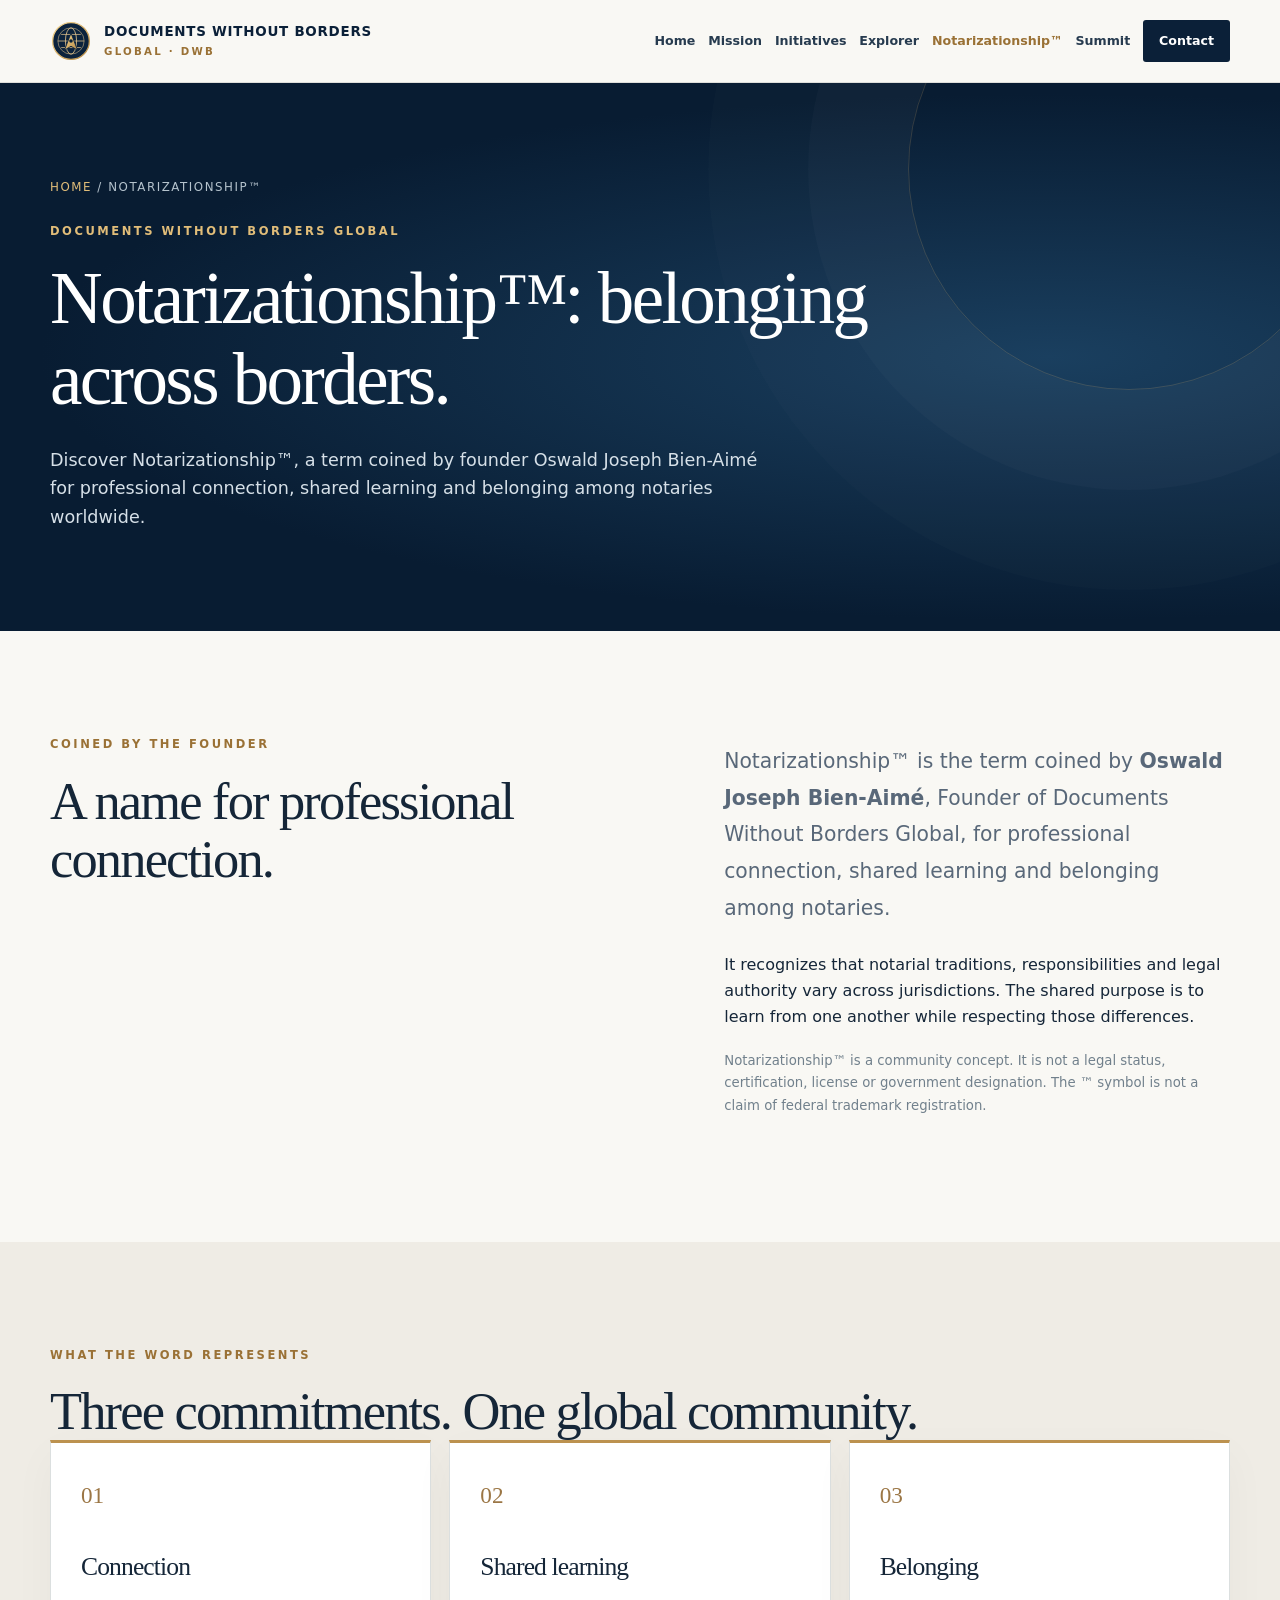
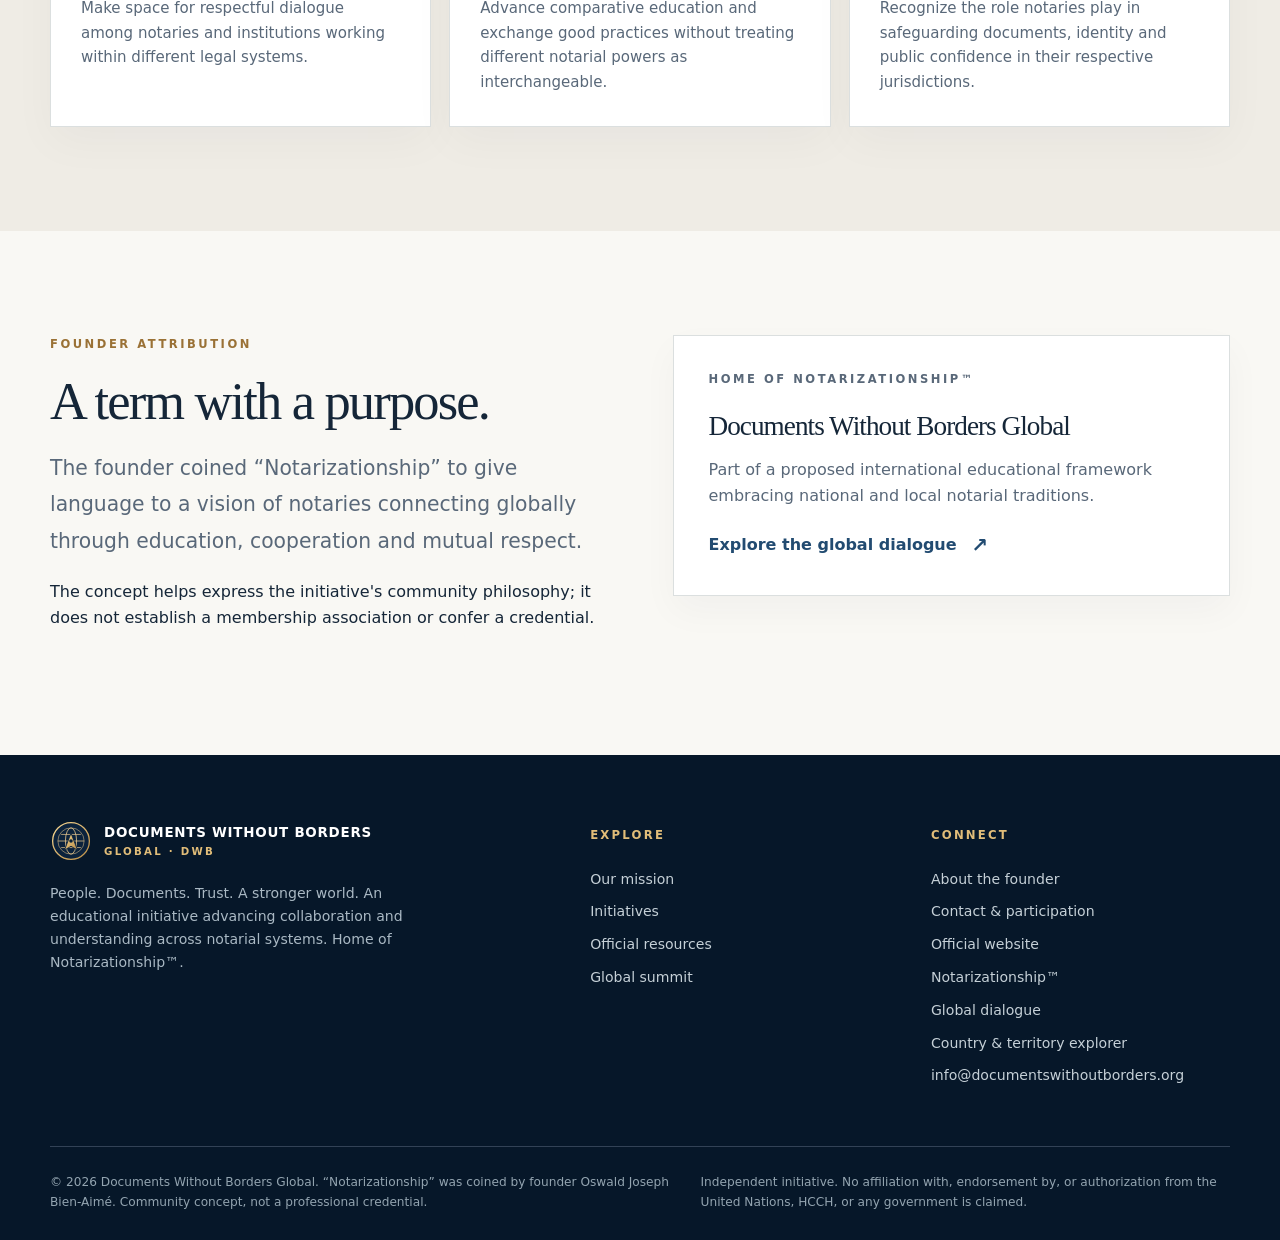
<file: documents-without-borders-global-merged-netlify/notarizationship.html>
<!DOCTYPE html>

<html lang="en">
<head>
<meta charset="utf-8"/>
<meta content="width=device-width, initial-scale=1" name="viewport"/>
<title>Notarizationship™ | Documents Without Borders Global</title>
<meta content="Discover Notarizationship™, a term coined by founder Oswald Joseph Bien-Aimé for professional connection, shared learning and belonging among notaries worldwide." name="description"/>
<meta content="#0b2038" name="theme-color"/>
<meta content="light" name="color-scheme"/>
<link href="https://documentswithoutborders.org/notarizationship.html" rel="canonical"/>
<link href="./favicon.svg" rel="icon" type="image/svg+xml"/>
<link href="./assets/css/styles.css" rel="stylesheet"/>
<meta content="website" property="og:type"/>
<meta content="Documents Without Borders Global" property="og:site_name"/>
<meta content="Notarizationship™ | Documents Without Borders Global" property="og:title"/>
<meta content="Discover Notarizationship™, a term coined by founder Oswald Joseph Bien-Aimé for professional connection, shared learning and belonging among notaries worldwide." property="og:description"/>
<meta content="https://documentswithoutborders.org/notarizationship.html" property="og:url"/>
<script defer="" src="./assets/js/main.js"></script>
</head>
<body>
<a class="skip-link" href="#main">Skip to main content</a>
<header class="site-header"><div class="container header-inner">
<a aria-label="Documents Without Borders Global, home" class="brand" href="./index.html"><img alt="" height="42" src="./assets/images/dwb-symbol.svg" width="42"/><span class="brand-wordmark"><strong>Documents Without Borders</strong><span>Global · DWB</span></span></a>
<button aria-controls="primary-navigation" aria-expanded="false" aria-label="Open menu" class="menu-toggle" data-menu-toggle="" type="button"><svg aria-hidden="true" fill="none" stroke="currentColor" stroke-linecap="round" stroke-width="2" viewbox="0 0 24 24"><path d="M4 6h16M4 12h16M4 18h16"></path></svg></button>
<nav aria-label="Primary navigation" class="site-nav" data-navigation="" id="primary-navigation"><a href="./index.html">Home</a><a href="./mission.html">Mission</a><a href="./initiatives.html">Initiatives</a><a href="./explorer.html">Explorer</a><a aria-current="page" href="./notarizationship.html">Notarizationship™</a><a href="./conference.html">Summit</a><a class="nav-cta" href="./contact.html">Contact</a></nav>
</div></header>
<main id="main"><section class="page-hero"><div class="container"><div class="breadcrumb"><a href="./index.html">Home</a> / Notarizationship™</div><p class="eyebrow">Documents Without Borders Global</p><h1>Notarizationship<em>™</em>: belonging across borders.</h1><p>Discover Notarizationship™, a term coined by founder Oswald Joseph Bien-Aimé for professional connection, shared learning and belonging among notaries worldwide.</p></div></section>
<section class="section"><div class="container intro-grid"><div><p class="eyebrow">Coined by the founder</p><h2>A name for professional connection.</h2></div><div class="intro-right"><p class="lead">Notarizationship™ is the term coined by <strong>Oswald Joseph Bien-Aimé</strong>, Founder of Documents Without Borders Global, for professional connection, shared learning and belonging among notaries.</p><p>It recognizes that notarial traditions, responsibilities and legal authority vary across jurisdictions. The shared purpose is to learn from one another while respecting those differences.</p><p class="small-print">Notarizationship™ is a community concept. It is not a legal status, certification, license or government designation. The ™ symbol is not a claim of federal trademark registration.</p></div></div></section>
<section class="section section--warm"><div class="container"><p class="eyebrow">What the word represents</p><h2>Three commitments. One global community.</h2><div class="pillars"><article class="pillar"><span class="pillar-number">01</span><h3>Connection</h3><p>Make space for respectful dialogue among notaries and institutions working within different legal systems.</p></article><article class="pillar"><span class="pillar-number">02</span><h3>Shared learning</h3><p>Advance comparative education and exchange good practices without treating different notarial powers as interchangeable.</p></article><article class="pillar"><span class="pillar-number">03</span><h3>Belonging</h3><p>Recognize the role notaries play in safeguarding documents, identity and public confidence in their respective jurisdictions.</p></article></div></div></section>
<section class="section"><div class="container split"><div><p class="eyebrow">Founder attribution</p><h2>A term with a purpose.</h2><p class="lead lead--mt-20">The founder coined “Notarizationship” to give language to a vision of notaries connecting globally through education, cooperation and mutual respect.</p><p>The concept helps express the initiative's community philosophy; it does not establish a membership association or confer a credential.</p></div><div class="info-card"><p class="eyebrow">Home of Notarizationship™</p><h3>Documents Without Borders Global</h3><p>Part of a proposed international educational framework embracing national and local notarial traditions.</p><a class="link-arrow" href="./dialogue.html">Explore the global dialogue</a></div></div></section>
</main>
<footer class="site-footer"><div class="container">
<div class="footer-grid">
<div>
<a class="brand" href="./index.html"><img alt="" height="42" src="./assets/images/dwb-symbol.svg" width="42"/><span class="brand-wordmark"><strong>Documents Without Borders</strong><span>Global · DWB</span></span></a><p>People. Documents. Trust. A stronger world. An educational initiative advancing collaboration and understanding across notarial systems. Home of Notarizationship™.</p>
</div>
<div class="footer-column">
<h2>Explore</h2>
<a href="./mission.html">Our mission</a><a href="./initiatives.html">Initiatives</a><a href="./resources.html">Official resources</a><a href="./conference.html">Global summit</a>
</div>
<div class="footer-column">
<h2>Connect</h2>
<a href="./about.html">About the founder</a><a href="./contact.html">Contact &amp; participation</a><a href="https://documentswithoutborders.org/" rel="noopener">Official website</a>
<a href="./notarizationship.html">Notarizationship™</a><a href="./dialogue.html">Global dialogue</a><a href="./explorer.html">Country &amp; territory explorer</a><a href="mailto:info@documentswithoutborders.org">info@documentswithoutborders.org</a></div>
</div>
<div class="footer-bottom">
<p>© 2026 Documents Without Borders Global. “Notarizationship” was coined by founder Oswald Joseph Bien-Aimé. Community concept, not a professional credential.</p>
<p>Independent initiative. No affiliation with, endorsement by, or authorization from the United Nations, HCCH, or any government is claimed.</p>
</div>
</div></footer>
</body>
</html>
</file>
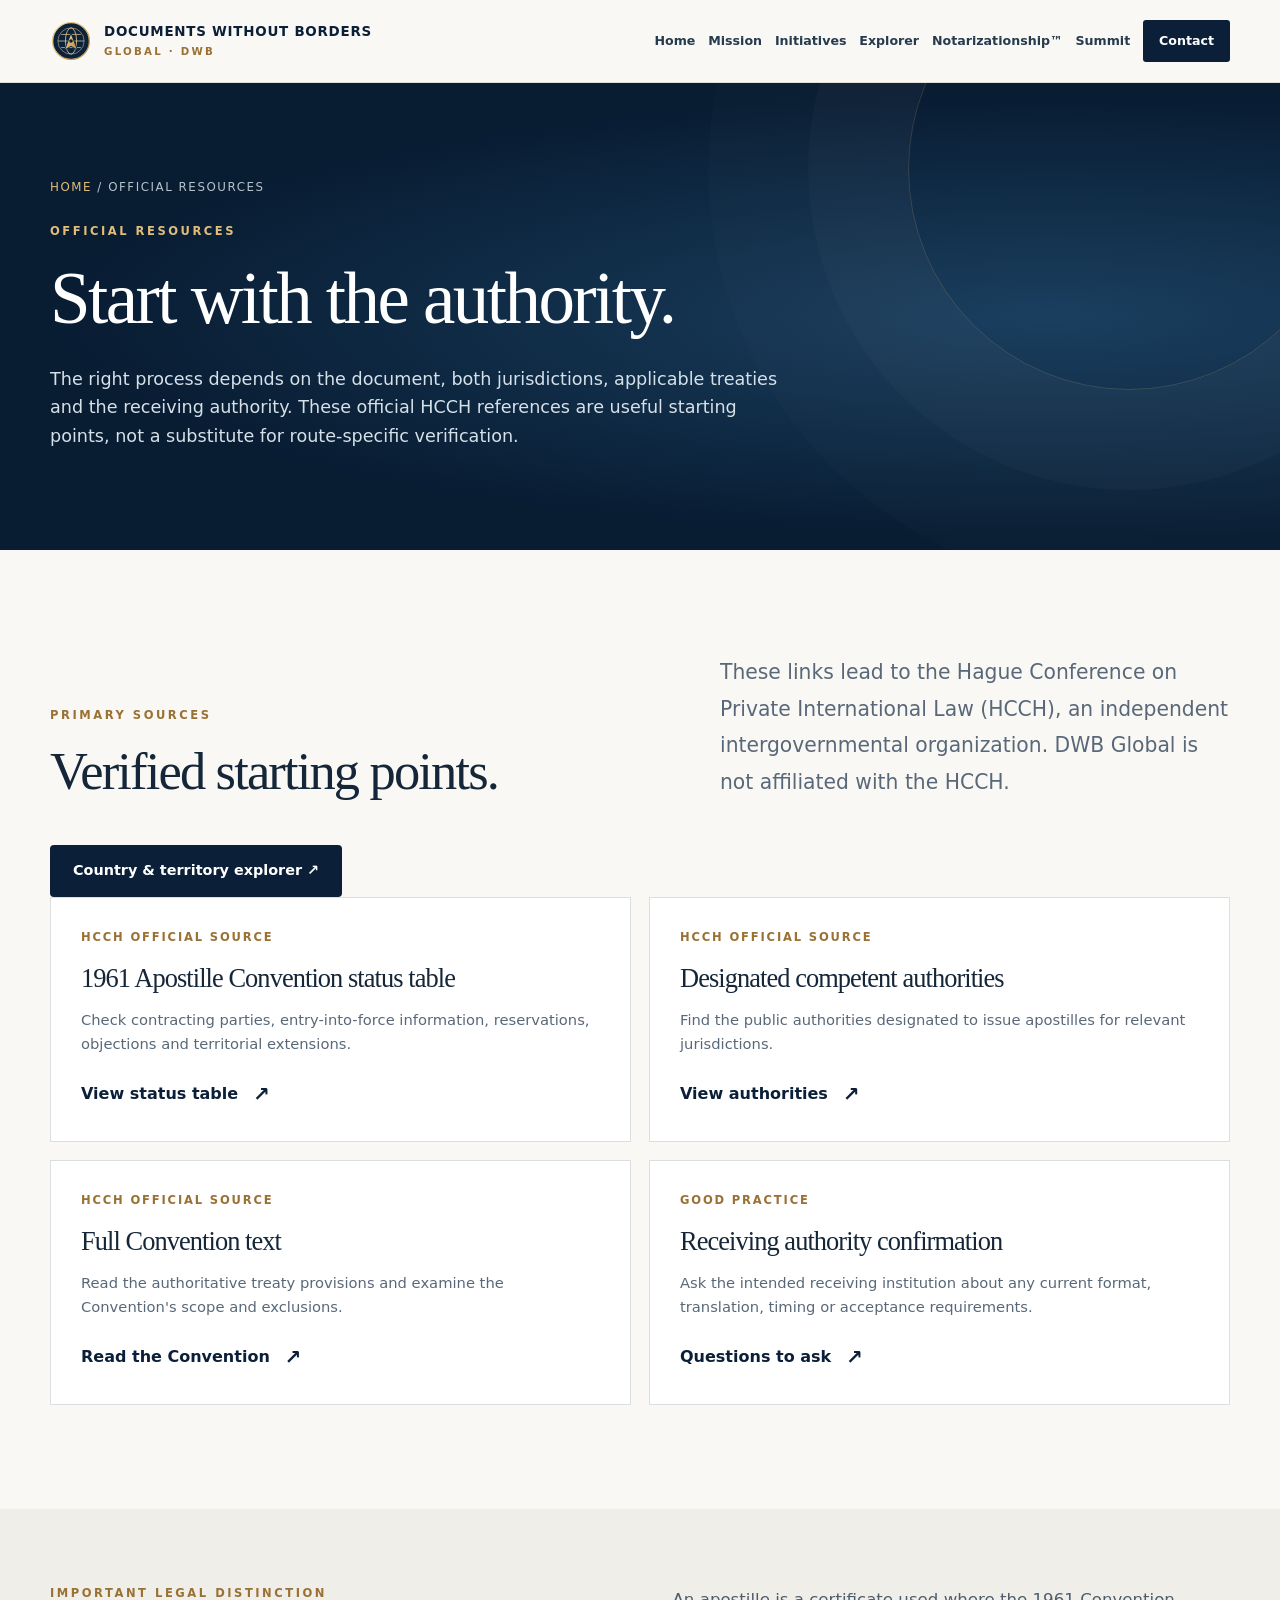
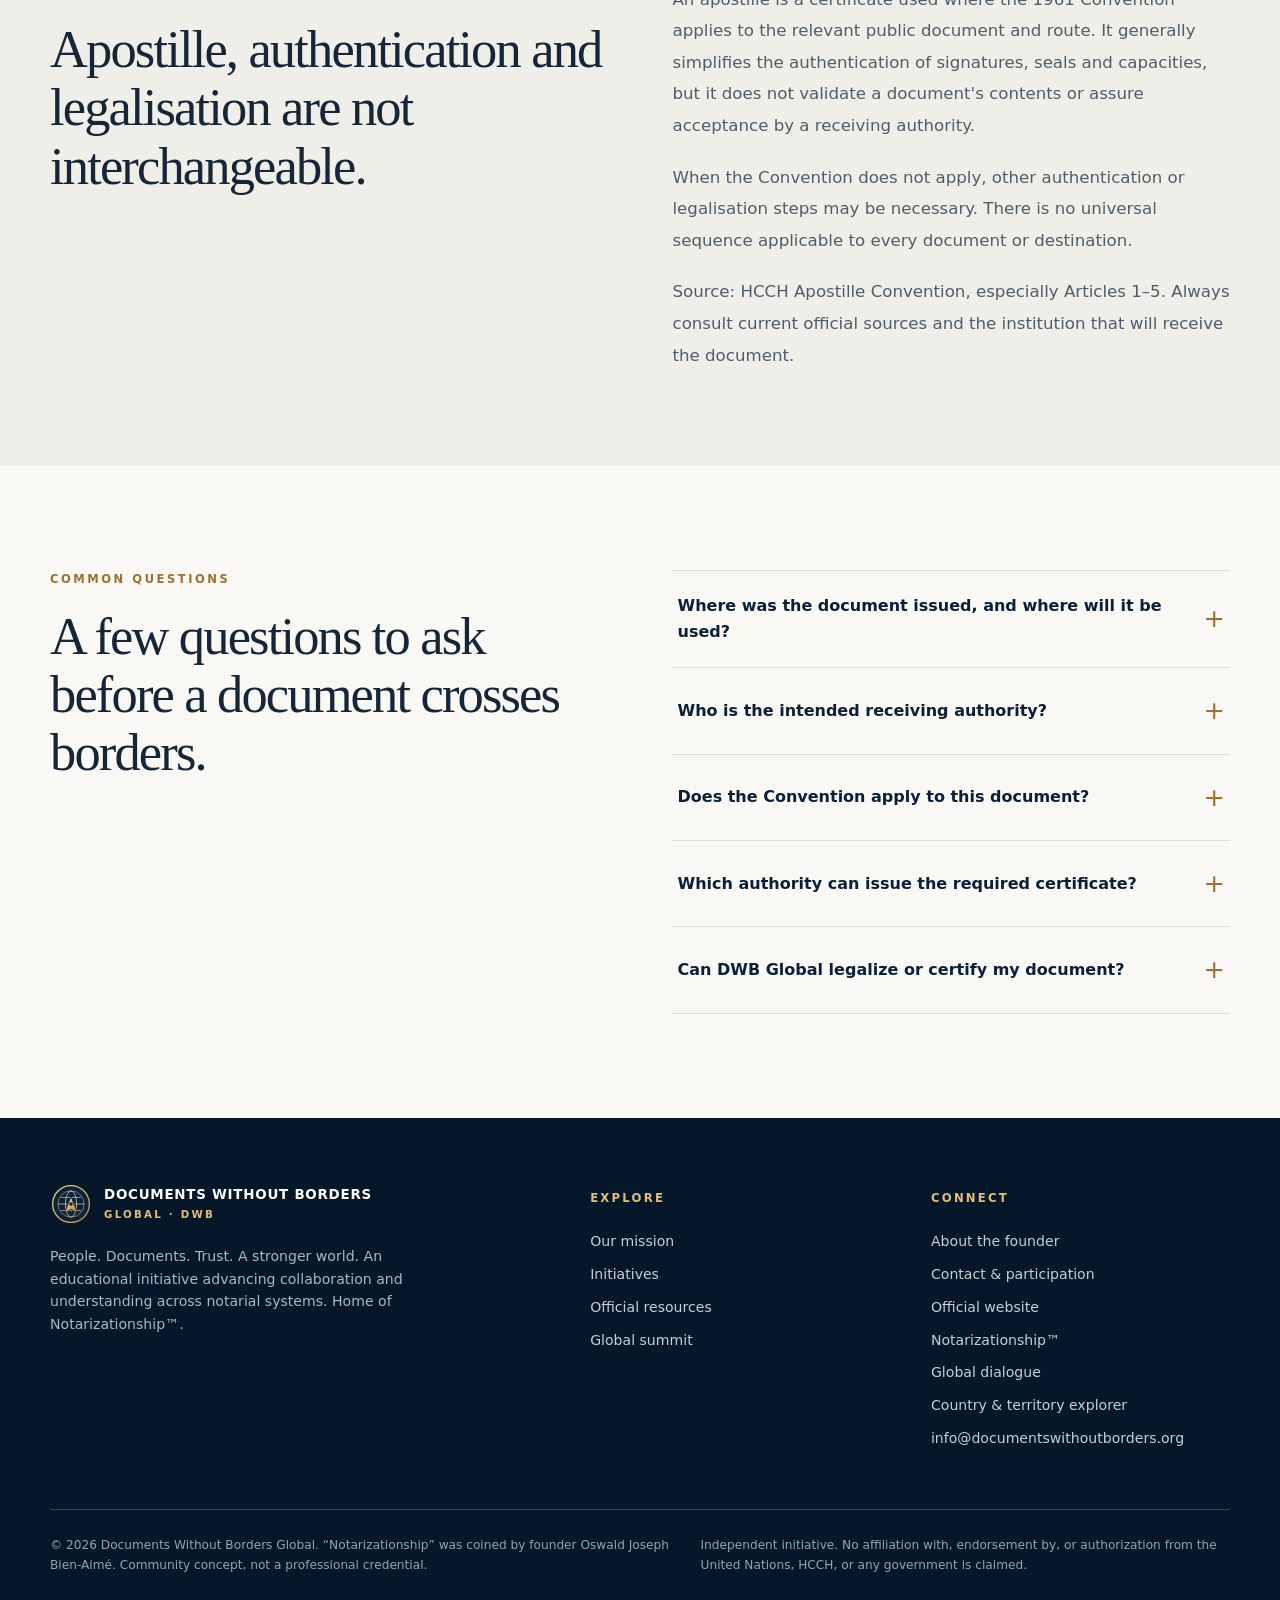
<file: documents-without-borders-global-merged-netlify/resources.html>
<!DOCTYPE html>

<html lang="en">
<head>
<meta charset="utf-8"/>
<meta content="width=device-width, initial-scale=1" name="viewport"/>
<title>Official Resources | Documents Without Borders Global</title>
<meta content="Official references on the Apostille Convention, competent authorities, authentication and legalization for cross-border documents." name="description"/>
<meta content="#0b2038" name="theme-color"/>
<meta content="light" name="color-scheme"/>
<link href="https://documentswithoutborders.org/resources.html" rel="canonical"/>
<link href="./favicon.svg" rel="icon" type="image/svg+xml"/>
<link href="./assets/css/styles.css" rel="stylesheet"/>
<meta content="website" property="og:type"/>
<meta content="Documents Without Borders Global" property="og:site_name"/>
<meta content="Official Resources | Documents Without Borders Global" property="og:title"/>
<meta content="Official references on the Apostille Convention, competent authorities, authentication and legalization for cross-border documents." property="og:description"/>
<meta content="https://documentswithoutborders.org/resources.html" property="og:url"/>
<script defer="" src="./assets/js/main.js"></script>
</head>
<body>
<a class="skip-link" href="#main">Skip to main content</a>
<header class="site-header"><div class="container header-inner">
<a aria-label="Documents Without Borders Global, home" class="brand" href="./index.html"><img alt="" height="42" src="./assets/images/dwb-symbol.svg" width="42"/><span class="brand-wordmark"><strong>Documents Without Borders</strong><span>Global · DWB</span></span></a>
<button aria-controls="primary-navigation" aria-expanded="false" aria-label="Open menu" class="menu-toggle" data-menu-toggle="" type="button"><svg aria-hidden="true" fill="none" stroke="currentColor" stroke-linecap="round" stroke-width="2" viewbox="0 0 24 24"><path d="M4 6h16M4 12h16M4 18h16"></path></svg></button>
<nav aria-label="Primary navigation" class="site-nav" data-navigation="" id="primary-navigation"><a href="./index.html">Home</a><a href="./mission.html">Mission</a><a href="./initiatives.html">Initiatives</a><a href="./explorer.html">Explorer</a><a href="./notarizationship.html">Notarizationship™</a><a href="./conference.html">Summit</a><a class="nav-cta" href="./contact.html">Contact</a></nav>
</div></header>
<main id="main"><section class="page-hero"><div class="container">
<div class="breadcrumb">
<a href="./index.html">Home</a> / Official resources</div>
<p class="eyebrow">Official resources</p>
<h1>Start with the authority.</h1>
<p>The right process depends on the document, both jurisdictions, applicable treaties and the receiving authority. These official HCCH references are useful starting points, not a substitute for route-specific verification.</p>
</div></section><section class="section"><div class="container">
<div class="section-head">
<div>
<p class="eyebrow">Primary sources</p>
<h2>Verified starting points.</h2>
</div>
<p class="lead">These links lead to the Hague Conference on Private International Law (HCCH), an independent intergovernmental organization. DWB Global is not affiliated with the HCCH.</p>
</div><a class="btn btn--navy" href="./explorer.html">Country &amp; territory explorer ↗</a>
<div class="resources">
<article class="resource-card"><span class="label">HCCH official source</span><h3>1961 Apostille Convention status table</h3>
<p>Check contracting parties, entry-into-force information, reservations, objections and territorial extensions.</p>
<a class="link-arrow" href="https://www.hcch.net/en/instruments/conventions/status-table/?cid=41" rel="noopener noreferrer" target="_blank">View status table</a></article><article class="resource-card"><span class="label">HCCH official source</span><h3>Designated competent authorities</h3>
<p>Find the public authorities designated to issue apostilles for relevant jurisdictions.</p>
<a class="link-arrow" href="https://www.hcch.net/en/instruments/conventions/authorities1/?cid=41" rel="noopener noreferrer" target="_blank">View authorities</a></article><article class="resource-card"><span class="label">HCCH official source</span><h3>Full Convention text</h3>
<p>Read the authoritative treaty provisions and examine the Convention's scope and exclusions.</p>
<a class="link-arrow" href="https://www.hcch.net/en/instruments/conventions/full-text/?cid=41" rel="noopener noreferrer" target="_blank">Read the Convention</a></article><article class="resource-card"><span class="label">Good practice</span><h3>Receiving authority confirmation</h3>
<p>Ask the intended receiving institution about any current format, translation, timing or acceptance requirements.</p>
<a class="link-arrow" href="#faq">Questions to ask</a></article>
</div>
</div></section>
<section class="section section--sm section--soft"><div class="container split">
<div>
<p class="eyebrow">Important legal distinction</p>
<h2>Apostille, authentication and legalisation are not interchangeable.</h2>
</div>
<div class="article-width">
<p>An apostille is a certificate used where the 1961 Convention applies to the relevant public document and route. It generally simplifies the authentication of signatures, seals and capacities, but it does not validate a document's contents or assure acceptance by a receiving authority.</p>
<p>When the Convention does not apply, other authentication or legalisation steps may be necessary. There is no universal sequence applicable to every document or destination.</p>
<p class="small-print">Source: HCCH Apostille Convention, especially Articles 1–5. Always consult current official sources and the institution that will receive the document.</p>
</div>
</div></section>
<section class="section" id="faq"><div class="container split">
<div>
<p class="eyebrow">Common questions</p>
<h2>A few questions to ask before a document crosses borders.</h2>
</div>
<div class="faq-list">
<details><summary>Where was the document issued, and where will it be used?</summary><p>Identify the exact issuing jurisdiction and destination. Treaty application, territorial coverage and objections may matter.</p></details><details><summary>Who is the intended receiving authority?</summary><p>Contact the destination institution or its official guidance to confirm its document acceptance requirements, including any translation or document-age rules.</p></details><details><summary>Does the Convention apply to this document?</summary><p>Consult the HCCH status table and treaty scope, including entry into force, exclusions and the relevant relationship between jurisdictions.</p></details><details><summary>Which authority can issue the required certificate?</summary><p>Find the official competent authority or government department authorized for the relevant document and jurisdiction.</p></details><details><summary>Can DWB Global legalize or certify my document?</summary><p>No. This website is educational. DWB Global does not provide official apostilles, legalisation, professional licensing or legal advice.</p></details>
</div>
</div></section></main>
<footer class="site-footer"><div class="container">
<div class="footer-grid">
<div>
<a class="brand" href="./index.html"><img alt="" height="42" src="./assets/images/dwb-symbol.svg" width="42"/><span class="brand-wordmark"><strong>Documents Without Borders</strong><span>Global · DWB</span></span></a><p>People. Documents. Trust. A stronger world. An educational initiative advancing collaboration and understanding across notarial systems. Home of Notarizationship™.</p>
</div>
<div class="footer-column">
<h2>Explore</h2>
<a href="./mission.html">Our mission</a><a href="./initiatives.html">Initiatives</a><a href="./resources.html">Official resources</a><a href="./conference.html">Global summit</a>
</div>
<div class="footer-column">
<h2>Connect</h2>
<a href="./about.html">About the founder</a><a href="./contact.html">Contact &amp; participation</a><a href="https://documentswithoutborders.org/" rel="noopener">Official website</a>
<a href="./notarizationship.html">Notarizationship™</a><a href="./dialogue.html">Global dialogue</a><a href="./explorer.html">Country &amp; territory explorer</a><a href="mailto:info@documentswithoutborders.org">info@documentswithoutborders.org</a></div>
</div>
<div class="footer-bottom">
<p>© 2026 Documents Without Borders Global. “Notarizationship” was coined by founder Oswald Joseph Bien-Aimé. Community concept, not a professional credential.</p>
<p>Independent initiative. No affiliation with, endorsement by, or authorization from the United Nations, HCCH, or any government is claimed.</p>
</div>
</div></footer>
</body>
</html>
</file>
<file: documents-without-borders-global-merged-netlify/assets/css/styles.css>
/* Documents Without Borders Global | editorial design system */
/* All styles are external to preserve separation between presentation and content. */
:root {
  color-scheme: light;
  --navy-950:#061729;
  --navy-900:#0b2038;
  --navy-800:#112d4c;
  --navy-700:#244360;
  --gold-400:#e1bd79;
  --gold-500:#bc924f;
  --gold-600:#9a7135;
  --ink:#152638;
  --muted:#596879;
  --paper:#f9f8f4;
  --cream:#f1eee7;
  --white:#fff;
  --line:#dbdfdf;
  --ring:#b4833c;
  --shadow:0 18px 56px rgba(13,30,46,.10);
  --radius:18px;
  --max:1180px;
  --ease:cubic-bezier(.22,.8,.24,1);
}

* {
  box-sizing:border-box
}

html {
  scroll-behavior:smooth;
  scroll-padding-top:110px
}

body {
  margin:0;
  background:var(--paper);
  color:var(--ink);
  font-family:Inter,ui-sans-serif,system-ui,-apple-system,"Segoe UI",sans-serif;
  line-height:1.62;
  font-size:16px;
  -webkit-font-smoothing:antialiased
}

img,svg {
  display:block;
  max-width:100%
}

a {
  color:inherit
}

button,input,textarea {
  font:inherit
}

button {
  cursor:pointer
}

::selection {
  background:var(--gold-400);
  color:var(--navy-950)
}

:focus-visible {
  outline:3px solid var(--gold-600);
  outline-offset:4px
}

.container {
  width:min(var(--max),calc(100% - 48px));
  margin-inline:auto
}

.skip-link {
  position:absolute;
  top:-90px;
  left:16px;
  z-index:1000;
  background:#fff;
  color:#081b30;
  padding:10px 15px;
  border-radius:8px
}

.skip-link:focus {
  top:12px
}

.eyebrow {
  font-size:.72rem;
  letter-spacing:.22em;
  text-transform:uppercase;
  font-weight:750;
  color:var(--gold-600);
  margin:0 0 18px
}

.h1,.h2,.h3,h1,h2,h3 {
  font-family:Georgia,"Times New Roman",serif;
  font-weight:500;
  letter-spacing:-.035em;
  line-height:1.11;
  margin:0
}

h1 {
  font-size:clamp(3.1rem,6.8vw,6.6rem)
}

h2 {
  font-size:clamp(2.25rem,4.1vw,4rem)
}

h3 {
  font-size:clamp(1.45rem,2.3vw,2.1rem)
}

p {
  margin:0 0 1.25rem
}

.lead {
  font-size:clamp(1.05rem,1.7vw,1.27rem);
  line-height:1.8;
  color:var(--muted)
}

.text-muted {
  color:var(--muted)
}

.text-gold {
  color:var(--gold-400)
}

.section {
  padding:104px 0
}

.section--sm {
  padding:75px 0
}

.section-head {
  display:flex;
  align-items:end;
  justify-content:space-between;
  gap:32px;
  margin-bottom:44px
}

.section-head p:last-child {
  max-width:510px;
  margin:0
}

.section-head h2 {
  max-width:750px
}

.line-rule {
  height:1px;
  background:var(--line)
}

.link-arrow {
  display:inline-flex;
  align-items:center;
  gap:15px;
  color:var(--navy-900);
  text-decoration:none;
  font-weight:740
}

.link-arrow::after {
  content:'↗';
  display:inline-grid;
  place-items:center;
  font-size:1.25em;
  transition:transform .2s
}

.link-arrow:hover::after {
  transform:translate(4px,-3px)
}

.btn {
  display:inline-flex;
  align-items:center;
  justify-content:center;
  gap:13px;
  min-height:52px;
  padding:13px 22px;
  border-radius:4px;
  text-decoration:none;
  font-weight:750;
  font-size:.9rem;
  line-height:1.3;
  border:1px solid transparent;
  transition:transform .2s,background-color .2s,border-color .2s
}

.btn:hover {
  transform:translateY(-2px)
}

.btn--gold {
  background:var(--gold-400);
  color:var(--navy-950)
}

.btn--gold:hover {
  background:#f1d5a2
}

.btn--outline {
  border-color:rgba(255,255,255,.43);
  color:#fff;
  background:rgba(255,255,255,.025)
}

.btn--outline:hover {
  background:rgba(255,255,255,.08)
}

.btn--navy {
  background:var(--navy-900);
  color:#fff
}

.btn--navy:hover {
  background:var(--navy-700)
}

.btn--ghost {
  border-color:#a7b2b9;
  color:var(--navy-900)
}

.btn--ghost:hover {
  background:#edeae2
}

.button-row {
  display:flex;
  gap:12px;
  flex-wrap:wrap;
  align-items:center
}

.site-header {
  position:sticky;
  top:0;
  z-index:100;
  background:rgba(249,248,244,.975);
  border-bottom:1px solid #dfdfdb;
  backdrop-filter:blur(18px)
}

.header-inner {
  min-height:82px;
  display:flex;
  align-items:center;
  justify-content:space-between;
  gap:25px
}

.brand {
  display:flex;
  align-items:center;
  gap:12px;
  min-width:240px;
  text-decoration:none
}

.brand img {
  width:42px;
  height:42px;
  flex-shrink:0
}

.brand-wordmark {
  display:flex;
  flex-direction:column;
  line-height:1.08;
  white-space:nowrap
}

.brand-wordmark strong {
  color:var(--navy-900);
  font-size:.84rem;
  font-weight:850;
  letter-spacing:.055em;
  text-transform:uppercase
}

.brand-wordmark span {
  font-size:.64rem;
  letter-spacing:.22em;
  text-transform:uppercase;
  color:var(--gold-600);
  margin-top:6px;
  font-weight:800
}

.site-nav {
  display:flex;
  align-items:center;
  gap:clamp(12px,1.55vw,26px)
}

.site-nav a {
  text-decoration:none;
  color:#273b4f;
  font-size:.85rem;
  font-weight:690;
  padding-block:10px
}

.site-nav a:hover,.site-nav a[aria-current="page"] {
  color:var(--gold-600)
}

.site-nav .nav-cta {
  padding:11px 16px;
  background:var(--navy-900);
  color:#fff;
  border-radius:3px;
  white-space:nowrap
}

.site-nav .nav-cta:hover,.site-nav .nav-cta[aria-current="page"] {
  color:var(--gold-400)
}

.menu-toggle {
  display:none;
  width:46px;
  height:44px;
  align-items:center;
  justify-content:center;
  border:1px solid #d5d8d8;
  border-radius:6px;
  color:var(--navy-900);
  background:none
}

.menu-toggle svg {
  width:24px;
  height:24px
}

.site-notice {
  background:var(--navy-900);
  color:#dce5e9;
  padding:8px 0;
  text-align:center;
  font-size:.7rem;
  letter-spacing:.12em;
  text-transform:uppercase
}

.site-notice strong {
  color:var(--gold-400);
  font-weight:800
}

.hero {
  position:relative;
  isolation:isolate;
  overflow:hidden;
  min-height:688px;
  background:radial-gradient(ellipse 80% 75% at 79% 36%,#173f63 0%,#0a223d 51%,#061729 100%);
  color:white
}

.hero::before {
  content:'';
  position:absolute;
  inset:0;
  opacity:.13;
  background-image:linear-gradient(90deg,transparent 98%,#fff 100%),linear-gradient(0deg,transparent 98%,#fff 100%);
  background-size:80px 80px;
  mask-image:linear-gradient(90deg,transparent,#000)
}

.hero-inner {
  position:relative;
  display:grid;
  grid-template-columns:minmax(0,1.05fr) minmax(0,.95fr);
  gap:10px;
  align-items:center;
  min-height:688px;
  padding-block:105px 125px
}

.hero-content {
  position:relative;
  z-index:3
}

.hero .eyebrow {
  color:#e5c68c
}

.hero h1 {
  max-width:720px;
  margin-bottom:28px
}

.hero h1 em {
  font-style:normal;
  color:var(--gold-400)
}

.hero .lead {
  max-width:620px;
  color:#d2dce5;
  font-size:1.14rem;
  margin-bottom:34px
}

.hero-art {
  position:relative;
  right:-25px;
  transform:scale(1.16);
  filter:drop-shadow(0 32px 55px rgba(0,0,0,.23))
}

.hero-art img {
  width:100%;
  height:auto
}

.hero-side-note {
  position:absolute;
  bottom:22%;
  right:0;
  border-left:1px solid rgba(232,195,126,.65);
  padding:11px 18px;
  color:#d7e0e5;
  font-size:.78rem;
  max-width:155px;
  line-height:1.6
}

.hero-strip {
  position:absolute;
  bottom:0;
  width:100%;
  border-top:1px solid rgba(255,255,255,.15);
  background:rgba(7,21,37,.44);
  z-index:2
}

.hero-strip .container {
  display:flex;
  align-items:center;
  justify-content:space-between;
  gap:24px;
  padding:18px 0
}

.hero-strip span {
  font-size:.7rem;
  letter-spacing:.12em;
  text-transform:uppercase;
  font-weight:700;
  color:#d0dadf
}

.hero-strip span:not(:last-child)::after {
  content:'·';
  margin-left:28px;
  color:var(--gold-400)
}

.intro-grid {
  display:grid;
  grid-template-columns:1.05fr .95fr;
  gap:clamp(40px,9vw,120px);
  align-items:start
}

.intro-grid h2 {
  max-width:600px
}

.intro-right {
  padding-top:8px
}

.intro-right .lead {
  margin-bottom:26px
}

.editorial-quote {
  font-family:Georgia,serif;
  font-size:clamp(1.35rem,2.5vw,2.05rem);
  line-height:1.45;
  color:var(--navy-900);
  border-left:3px solid var(--gold-400);
  padding-left:28px;
  margin:25px 0 36px
}

.pillars {
  display:grid;
  grid-template-columns:repeat(3,minmax(0,1fr));
  gap:18px
}

.pillar {
  border:1px solid var(--line);
  border-top:3px solid var(--gold-500);
  padding:34px 30px 32px;
  background:#fff;
  min-height:280px;
  box-shadow:0 15px 42px rgba(19,38,53,.035)
}

.pillar-number {
  display:block;
  font-family:Georgia,serif;
  color:#9b7645;
  font-size:1.45rem;
  margin-bottom:38px
}

.pillar h3 {
  font-size:1.6rem;
  margin-bottom:15px
}

.pillar p {
  color:var(--muted);
  font-size:.94rem;
  margin:0
}

.feature-dark {
  background:var(--navy-900);
  color:#fff;
  position:relative;
  overflow:hidden
}

.feature-dark:before {
  content:'';
  position:absolute;
  inset:0;
  pointer-events:none;
  background:radial-gradient(circle at 100% 0%,rgba(83,137,166,.18),transparent 43%)
}

.feature-dark .container {
  position:relative
}

.feature-dark .eyebrow {
  color:var(--gold-400)
}

.feature-dark .lead {
  color:#cfdae4
}

.feature-grid {
  display:grid;
  grid-template-columns:1fr 1fr;
  gap:65px;
  align-items:center
}

.feature-panel {
  padding:32px;
  border:1px solid rgba(255,255,255,.21);
  background:rgba(255,255,255,.035);
  border-radius:8px
}

.visual-map {
  position:relative;
  min-height:345px;
  display:grid;
  place-items:center;
  overflow:hidden
}

.visual-map:before {
  content:'';
  width:290px;
  height:290px;
  border:1px solid rgba(233,191,116,.44);
  border-radius:50%;
  box-shadow:0 0 0 45px rgba(255,255,255,.025),0 0 0 90px rgba(255,255,255,.018);
  position:absolute
}

.visual-map svg {
  width:100%;
  max-width:370px;
  height:auto
}

.map-label {
  position:absolute;
  bottom:20px;
  left:16px;
  background:var(--navy-800);
  border:1px solid rgba(225,189,121,.45);
  padding:10px 13px;
  font-size:.75rem;
  color:#efe7d5
}

.feature-list {
  list-style:none;
  padding:0;
  margin:28px 0 30px;
  display:grid;
  gap:16px
}

.feature-list li {
  padding-left:26px;
  position:relative;
  color:#dee7eb
}

.feature-list li:before {
  content:'✦';
  position:absolute;
  left:0;
  color:var(--gold-400)
}

.works {
  display:grid;
  grid-template-columns:repeat(3,1fr);
  gap:18px
}

.work {
  position:relative;
  background:#fff;
  padding:34px 28px;
  min-height:300px;
  border:1px solid var(--line);
  display:flex;
  flex-direction:column
}

.work .tag {
  font-size:.69rem;
  letter-spacing:.16em;
  text-transform:uppercase;
  color:var(--gold-600);
  font-weight:760
}

.work h3 {
  margin:27px 0 16px;
  font-size:1.62rem
}

.work p {
  color:var(--muted);
  font-size:.94rem
}

.work .link-arrow {
  margin-top:auto
}

.status {
  display:inline-flex;
  border:1px solid #d9c9af;
  background:#fbf5e9;
  color:#765a2d;
  border-radius:40px;
  letter-spacing:.075em;
  text-transform:uppercase;
  font-size:.65rem;
  padding:5px 10px;
  font-weight:750
}

.notary-band {
  background:#efece4;
  padding:74px 0;
  border-block:1px solid #e1dbce
}

.notary-grid {
  display:grid;
  grid-template-columns:1fr 1fr;
  align-items:center;
  gap:70px
}

.notary-grid h2 {
  margin-bottom:21px
}

.notary-grid p {
  max-width:550px;
  color:#4f6070
}

.word-display {
  font-family:Georgia,serif;
  font-size:clamp(2.35rem,5.6vw,5.1rem);
  letter-spacing:-.05em;
  line-height:1.03;
  color:var(--navy-900);
  overflow-wrap:anywhere
}

.word-display sup {
  font:600 .35em ui-sans-serif,system-ui,sans-serif;
  vertical-align:super;
  letter-spacing:0;
  color:var(--gold-600)
}

.language-row {
  display:flex;
  flex-wrap:wrap;
  gap:10px;
  margin-top:28px
}

.language-row span {
  background:#fff;
  border:1px solid #dcd6ca;
  padding:9px 13px;
  font-size:.78rem;
  border-radius:100px;
  color:#394b5b
}

.summit-grid {
  display:grid;
  grid-template-columns:.9fr 1.1fr;
  gap:65px;
  align-items:center
}

.summit-image {
  background:#fff;
  padding:13px;
  border:1px solid #e7e4dc;
  box-shadow:var(--shadow)
}

.summit-image img {
  width:100%;
  height:auto;
  aspect-ratio:1.51;
  object-fit:contain;
  background:#fff
}

.summit-copy h2 {
  margin:10px 0 24px
}

.summit-copy .lead {
  margin-bottom:20px
}

.callout {
  display:flex;
  align-items:flex-start;
  gap:13px;
  padding:17px 20px;
  background:#f3efe4;
  border-left:3px solid var(--gold-500);
  color:#4c5660;
  font-size:.88rem;
  margin:22px 0 28px
}

.callout strong {
  color:#263b4b
}

.cta-panel {
  display:grid;
  grid-template-columns:1fr auto;
  gap:45px;
  align-items:center;
  padding:50px 56px;
  background:var(--navy-900);
  color:#fff;
  border-bottom:5px solid var(--gold-500)
}

.cta-panel h2 {
  font-size:clamp(2rem,3.6vw,3.35rem);
  max-width:690px;
  margin:0 0 15px
}

.cta-panel p {
  color:#d5dee7;
  max-width:650px;
  margin:0
}

.site-footer {
  background:var(--navy-950);
  color:#c5d0d7;
  padding:65px 0 28px
}

.footer-grid {
  display:grid;
  grid-template-columns:1.4fr .8fr .9fr;
  gap:75px;
  padding-bottom:54px
}

.site-footer .brand-wordmark strong {
  color:#fff
}

.site-footer .brand-wordmark span {
  color:var(--gold-400)
}

.footer-grid p {
  font-size:.88rem;
  max-width:380px;
  margin-top:20px;
  color:#aab9c4
}

.footer-column h2 {
  font:800 .73rem/1.4 ui-sans-serif,system-ui,sans-serif;
  text-transform:uppercase;
  letter-spacing:.19em;
  color:var(--gold-400);
  margin:7px 0 19px
}

.footer-column a {
  display:block;
  width:max-content;
  max-width:100%;
  text-decoration:none;
  font-size:.88rem;
  padding-block:5px
}

.footer-column a:hover {
  text-decoration:underline;
  color:#fff
}

.footer-bottom {
  border-top:1px solid #324256;
  padding-top:25px;
  display:flex;
  align-items:center;
  justify-content:space-between;
  gap:25px;
  color:#93a4b0;
  font-size:.76rem;
  line-height:1.65
}

.footer-bottom p {
  margin:0
}

.footer-bottom a {
  color:#bcccd7
}

.page-hero {
  color:#fff;
  padding:95px 0 100px;
  background:radial-gradient(ellipse at 82% 50%,#1a3f5f,#081c32 68%);
  position:relative;
  overflow:hidden
}

.page-hero:after {
  content:'';
  position:absolute;
  right:-70px;
  top:-135px;
  width:440px;
  height:440px;
  border:1px solid rgba(230,188,118,.19);
  border-radius:50%;
  box-shadow:0 0 0 100px rgba(255,255,255,.018),0 0 0 200px rgba(255,255,255,.013)
}

.page-hero .container {
  position:relative;
  z-index:1
}

.page-hero .eyebrow {
  color:var(--gold-400)
}

.page-hero h1 {
  font-size:clamp(3rem,5.7vw,5.5rem);
  max-width:850px
}

.page-hero p:last-child {
  color:#d6e0e8;
  max-width:730px;
  font-size:1.1rem;
  margin-top:25px;
  margin-bottom:0
}

.breadcrumb {
  margin-bottom:25px;
  font-size:.74rem;
  letter-spacing:.13em;
  text-transform:uppercase;
  color:#b5c3cd
}

.breadcrumb a {
  text-decoration:none;
  color:var(--gold-400)
}

.article-width {
  max-width:850px
}

.article-width p,.article-width li {
  color:#4e5d6b;
  font-size:1.04rem;
  line-height:1.9
}

.article-width h2 {
  margin:40px 0 20px;
  font-size:2.55rem
}

.article-width h3 {
  margin:25px 0 15px;
  font-size:1.7rem
}

.article-width ul {
  padding-left:23px
}

.split {
  display:grid;
  grid-template-columns:1fr 1fr;
  gap:65px;
  align-items:start
}

.info-card {
  padding:34px 35px;
  background:white;
  border:1px solid var(--line);
  box-shadow:0 15px 35px rgba(15,38,58,.035)
}

.info-card h3 {
  font-size:1.7rem;
  margin:0 0 16px
}

.info-card p {
  color:var(--muted)
}

.info-card .eyebrow {
  margin-bottom:22px
}

.info-card a {
  color:#224b71
}

.steps {
  display:grid;
  gap:0;
  counter-reset:item
}

.step {
  display:grid;
  grid-template-columns:83px 1fr;
  gap:22px;
  border-bottom:1px solid var(--line);
  padding:30px 0
}

.step:first-child {
  border-top:1px solid var(--line)
}

.step-num {
  font:normal 2.2rem Georgia,serif;
  color:var(--gold-600)
}

.step h3 {
  margin-bottom:10px
}

.step p {
  color:var(--muted);
  margin:0
}

.resources {
  display:grid;
  grid-template-columns:repeat(2,1fr);
  gap:18px
}

.resource-card {
  border:1px solid var(--line);
  background:#fff;
  padding:30px;
  display:flex;
  flex-direction:column;
  align-items:flex-start;
  min-height:245px
}

.resource-card h3 {
  font-size:1.65rem;
  margin:18px 0 15px
}

.resource-card p {
  color:var(--muted);
  font-size:.92rem
}

.resource-card .link-arrow {
  margin-top:auto
}

.resource-card .label {
  font-size:.72rem;
  letter-spacing:.16em;
  text-transform:uppercase;
  color:var(--gold-600);
  font-weight:780
}

.small-print {
  font-size:.83rem;
  color:#71808c;
  line-height:1.7
}

.faq-list {
  border-top:1px solid var(--line)
}

.faq-list details {
  border-bottom:1px solid var(--line);
  padding:22px 5px
}

.faq-list summary {
  cursor:pointer;
  list-style:none;
  display:flex;
  justify-content:space-between;
  gap:20px;
  align-items:center;
  font-weight:750;
  color:var(--navy-900)
}

.faq-list summary::-webkit-details-marker {
  display:none
}

.faq-list summary:after {
  content:'+';
  font-size:1.6rem;
  color:var(--gold-600);
  font-weight:400
}

.faq-list details[open] summary:after {
  content:'−'
}

.faq-list details p {
  margin:15px 40px 0 0;
  color:var(--muted)
}

.contact-panel {
  padding:46px;
  background:white;
  border:1px solid var(--line)
}

.contact-panel h2 {
  font-size:2.4rem;
  margin-bottom:18px
}

.contact-panel p {
  color:var(--muted)
}

.contact-option {
  padding:22px 0;
  border-top:1px solid var(--line)
}

.contact-option small {
  display:block;
  color:var(--gold-600);
  font-weight:800;
  text-transform:uppercase;
  letter-spacing:.14em;
  margin-bottom:7px
}

.contact-option a {
  text-decoration:none;
  color:var(--navy-900);
  font-weight:800;
  overflow-wrap:anywhere
}

.contact-option a:hover {
  text-decoration:underline
}

.privacy-note {
  padding:24px;
  background:#f0eee8;
  border-left:3px solid var(--gold-500);
  font-size:.87rem;
  color:#4f5e6a
}

.table-wrap {
  overflow-x:auto
}

.key-table {
  border-collapse:collapse;
  width:100%;
  font-size:.9rem
}

.key-table th,.key-table td {
  text-align:left;
  border-bottom:1px solid #d8dad7;
  padding:18px 16px;
  vertical-align:top
}

.key-table th {
  color:var(--navy-900);
  background:#f0eee7
}

.key-table td {
  color:#566776
}

@media (max-width:1060px) {
  .brand {
    min-width:200px
  }
  .brand-wordmark strong {
    font-size:.75rem
  }
  .site-nav {
    gap:13px
  }
  .site-nav a {
    font-size:.78rem
  }
  .hero-art {
    right:0
  }
  .footer-grid {
    gap:45px
  }
}

@media (max-width:860px) {
  /* Without JS, keep mobile navigation accessible in normal document flow. */
  .menu-toggle {
    display:none
  }
  .header-inner {
    min-height:76px
  }
  .site-nav {
    display:flex;
    position:absolute;
    top:100%;
    left:0;
    right:0;
    flex-direction:column;
    align-items:stretch;
    gap:0;
    background:var(--paper);
    border-bottom:1px solid var(--line);
    padding:10px 24px 23px;
    box-shadow:0 22px 29px rgba(10,25,38,.12)
  }
  /* With JS enhancement, collapse the mobile nav until the toggle is pressed. */
  .js-ready .menu-toggle {
    display:inline-flex
  }
  .js-ready .site-nav {
    display:none
  }
  .js-ready .site-nav.is-open {
    display:flex
  }
  .site-nav a {
    padding:13px 0;
    font-size:.96rem
  }
  .site-nav .nav-cta {
    text-align:center;
    margin-top:9px;
    padding:14px
  }
  html:not(.js-ready) .header-inner {
    flex-wrap:wrap;
    padding-block:12px
  }
  html:not(.js-ready) .site-nav {
    position:static;
    width:100%;
    box-shadow:none;
    padding:10px 0 14px
  }
  .hero-inner {
    grid-template-columns:1fr;
    min-height:0;
    padding:78px 0 190px
  }
  .hero-content {
    max-width:690px
  }
  .hero-art {
    position:absolute;
    opacity:.28;
    width:490px;
    right:-175px;
    bottom:5px;
    transform:none
  }
  .hero-side-note {
    display:none
  }
  .hero-strip .container {
    flex-wrap:wrap;
    justify-content:center
  }
  .intro-grid,.feature-grid,.notary-grid,.summit-grid,.split {
    grid-template-columns:1fr;
    gap:38px
  }
  .pillars,.works {
    grid-template-columns:repeat(2,1fr)
  }
  .section {
    padding:75px 0
  }
  .footer-grid {
    grid-template-columns:1fr 1fr
  }
  .footer-grid>div:first-child {
    grid-column:1/-1
  }
  .section-head {
    align-items:start;
    flex-direction:column;
    gap:15px
  }
  .cta-panel {
    grid-template-columns:1fr;
    padding:42px
  }
  .feature-panel {
    max-width:590px
  }
}

@media (max-width:580px) {
  .container {
    width:min(var(--max),calc(100% - 34px))
  }
  .brand {
    gap:9px;
    min-width:0
  }
  .brand img {
    width:37px;
    height:37px
  }
  .brand-wordmark strong {
    font-size:.67rem
  }
  .brand-wordmark span {
    font-size:.59rem
  }
  .hero h1 {
    font-size:clamp(3.1rem,13vw,4.65rem)
  }
  .hero-inner {
    padding-top:67px;
    padding-bottom:160px
  }
  .hero-art {
    width:390px;
    right:-180px;
    bottom:70px
  }
  .hero-strip .container {
    gap:6px 15px;
    justify-content:flex-start
  }
  .hero-strip span {
    font-size:.59rem;
    letter-spacing:.08em
  }
  .hero-strip span:not(:last-child)::after {
    margin-left:13px
  }
  .button-row .btn {
    width:100%
  }
  .pillars,.works,.resources {
    grid-template-columns:1fr
  }
  .pillar {
    min-height:0
  }
  .work {
    min-height:0
  }
  .hero .lead {
    font-size:1.03rem
  }
  .section {
    padding:66px 0
  }
  .section--sm {
    padding:54px 0
  }
  .page-hero {
    padding:65px 0 73px
  }
  .page-hero h1 {
    font-size:clamp(2.9rem,11vw,4.35rem)
  }
  .notary-band {
    padding:60px 0
  }
  .footer-grid {
    grid-template-columns:1fr;
    gap:28px
  }
  .footer-grid>div:first-child {
    grid-column:auto
  }
  .footer-bottom {
    flex-direction:column;
    align-items:flex-start
  }
  .cta-panel {
    padding:35px 25px
  }
  .step {
    grid-template-columns:53px 1fr;
    gap:10px
  }
  .step-num {
    font-size:1.65rem
  }
  .contact-panel {
    padding:27px
  }
  .feature-panel {
    padding:20px
  }
  .visual-map {
    min-height:260px
  }
  .summit-grid {
    gap:30px
  }
}

@media (prefers-reduced-motion:reduce) {
  html {
    scroll-behavior:auto
  }
  *,*::before,*::after {
    animation-duration:.01ms!important;
    transition-duration:.01ms!important
  }
}

/* Semantic modifiers used across page templates. */
.section--no-top {
  padding-top: 0;
}

.section--warm {
  background: #efece5;
}

.section--soft {
  background: #f0eee8;
}

.lead--mt-18 {
  margin-top: 18px;
}

.lead--mt-20 {
  margin-top: 20px;
}

.lead--mt-22, .heading--mt-22 {
  margin-top: 22px;
}

.lead--mt-24 {
  margin-top: 24px;
}

.lead--mt-28 {
  margin-top: 28px;
}

.link-arrow--spaced {
  margin-top: 14px;
}

.button-row--mt-30 {
  margin-top: 30px;
}

.eyebrow--on-dark {
  color: #e5c68c;
}

.small-print--on-dark {
  color: #cfdae1;
  text-align: center;
  margin-top: 8px;
}

/* Unified original mission / redesigned DWB Global additions */
.site-nav{gap:clamp(9px,1vw,17px)}
.site-nav a{font-size:.79rem}
.header-inner{gap:14px}
@media(max-width:1130px){
 .brand{min-width:200px}
 .brand-wordmark strong{font-size:.74rem}
 .site-nav a{font-size:.74rem}
 .site-nav{gap:9px}
}
@media(max-width:1010px){
 .menu-toggle{display:none}
 .site-nav{display:flex;position:absolute;top:100%;left:0;right:0;flex-direction:column;align-items:stretch;gap:0;background:var(--paper);border-bottom:1px solid var(--line);padding:10px 24px 23px;box-shadow:0 22px 29px rgba(10,25,38,.12)}
 .js-ready .menu-toggle{display:inline-flex}
 .js-ready .site-nav{display:none}
 .js-ready .site-nav.is-open{display:flex}
 .site-nav a{padding:13px 0;font-size:.96rem}
 .site-nav .nav-cta{text-align:center;margin-top:9px;padding:14px}
 html:not(.js-ready) .header-inner{flex-wrap:wrap;padding-block:12px}
 html:not(.js-ready) .site-nav{position:static;width:100%;box-shadow:none;padding:10px 0 14px}
}
.founder-term{border-top:1px solid var(--line);margin-top:60px;padding-top:30px}
.founder-term p{max-width:740px}
.timeline-cards{display:grid;grid-template-columns:repeat(4,minmax(0,1fr));gap:15px;margin-top:42px}
.timeline-cards article{border:1px solid var(--line);background:#fff;padding:27px}
.timeline-cards span{display:block;color:var(--gold-600);font-size:.72rem;letter-spacing:.16em;text-transform:uppercase;font-weight:800;margin-bottom:15px}
.timeline-cards h3{font-size:1.4rem;margin-bottom:14px}
.timeline-cards p{font-size:.9rem;color:var(--muted)}
.explorer-search{max-width:740px;margin:0 0 28px}
.explorer-search label{display:block;font-size:.92rem;font-weight:800;margin-bottom:12px}
.explorer-search input{display:block;width:100%;border:1px solid #b7bec1;background:#fff;color:var(--navy-900);padding:18px;border-radius:8px;font-size:1.02rem}
.explorer-search p{margin-top:8px;font-size:.85rem;color:var(--muted)}
.jurisdiction-grid{display:grid;grid-template-columns:repeat(4,minmax(0,1fr));gap:10px}
.jurisdiction-item{background:#fff;border:1px solid var(--line);padding:15px 14px;display:flex;flex-direction:column;gap:7px;min-width:0}
.jurisdiction-item span{font-weight:700;overflow-wrap:anywhere}
.jurisdiction-item small{font-size:.72rem;color:#687482;letter-spacing:.06em}
.explorer-actions{display:flex;justify-content:center;margin:30px 0}
.research-disclaimer{background:#edece5;padding:28px 35px;border-left:4px solid var(--gold-600);margin-top:35px}
.research-disclaimer h3{font-size:1.45rem;margin-bottom:12px}
.research-disclaimer p{max-width:900px;color:var(--muted)}
.contact-panel .contact-option a{overflow-wrap:anywhere}
@media(max-width:1010px){.timeline-cards{grid-template-columns:repeat(2,1fr)}.jurisdiction-grid{grid-template-columns:repeat(3,1fr)}}
@media(max-width:580px){.timeline-cards,.jurisdiction-grid{grid-template-columns:1fr 1fr}.research-disclaimer{padding:25px 20px}.hero .btn--outline{border-color:#d5cfba}}
@media(max-width:380px){.timeline-cards,.jurisdiction-grid{grid-template-columns:1fr}}
</file>
